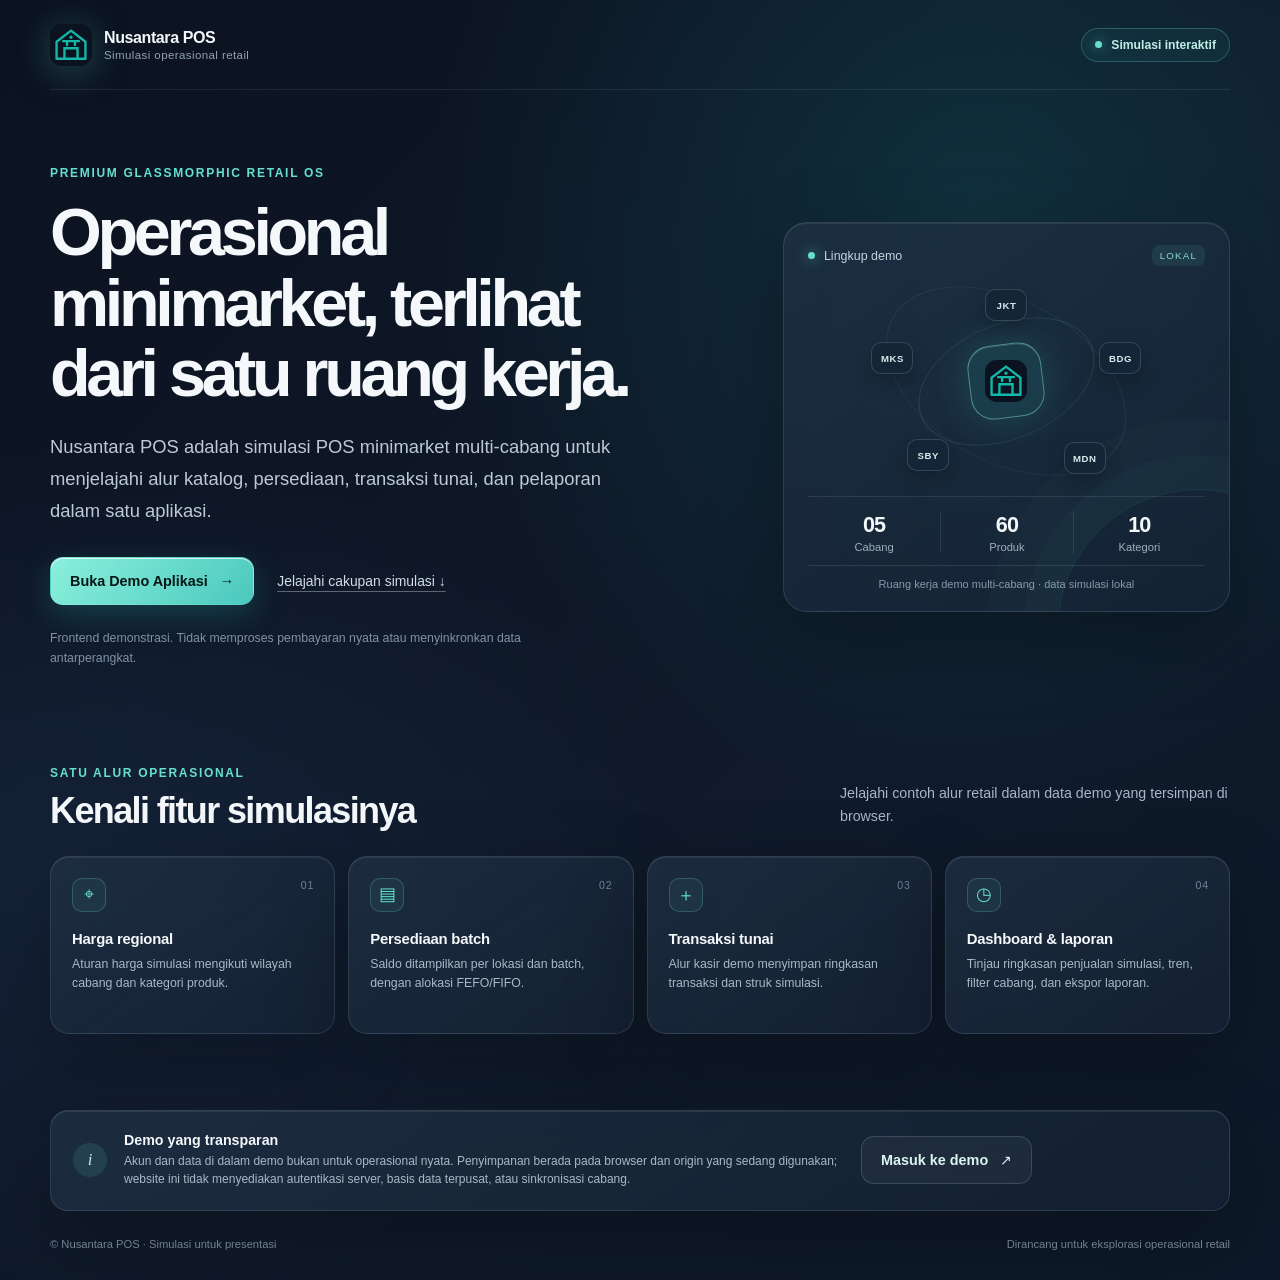
<file: index.html>
<!doctype html>
<html lang="id">
  <head>
    <meta charset="utf-8" />
    <meta name="viewport" content="width=device-width, initial-scale=1" />
    <meta name="theme-color" content="#0b1220" />
    <meta name="robots" content="index, follow" />
    <meta name="description" content="Nusantara POS adalah simulasi POS minimarket multi-cabang dengan harga regional, persediaan batch, transaksi tunai, dashboard, dan laporan." />
    <title>Nusantara POS — Simulasi Minimarket Multi-Cabang</title>
    <link rel="icon" href="./assets/favicon.svg" type="image/svg+xml" />
    <link rel="stylesheet" href="./assets/css/landing.css" />
  </head>
  <body id="top" class="landing-page">
    <a class="skip-link" href="#konten-utama">Lewati ke konten utama</a>

    <header class="landing-header">
      <a class="brand" href="#top" aria-label="Nusantara POS, beranda">
        <img src="./assets/favicon.svg" width="42" height="42" alt="" />
        <span><strong>Nusantara POS</strong><small>Simulasi operasional retail</small></span>
      </a>
      <span class="simulation-indicator"><span aria-hidden="true"></span> Simulasi interaktif</span>
    </header>

    <main id="konten-utama">
      <section class="hero" aria-labelledby="hero-title">
        <div class="hero-copy">
          <p class="eyebrow">Premium Glassmorphic Retail OS</p>
          <h1 id="hero-title">Operasional minimarket, terlihat dari satu ruang kerja.</h1>
          <p class="hero-description">
            Nusantara POS adalah simulasi POS minimarket multi-cabang untuk menjelajahi alur katalog,
            persediaan, transaksi tunai, dan pelaporan dalam satu aplikasi.
          </p>
          <div class="hero-actions">
            <a class="button button-primary" href="./layout.html#login">Buka Demo Aplikasi <span aria-hidden="true">→</span></a>
            <a class="text-link" href="#cakupan">Jelajahi cakupan simulasi <span aria-hidden="true">↓</span></a>
          </div>
          <p class="hero-note">Frontend demonstrasi. Tidak memproses pembayaran nyata atau menyinkronkan data antarperangkat.</p>
        </div>

        <aside class="overview-card glass-panel" aria-label="Ringkasan cakupan demo">
          <div class="overview-topline"><span class="status-dot" aria-hidden="true"></span><span>Lingkup demo</span><span class="overview-tag">LOKAL</span></div>
          <div class="branch-visual" aria-hidden="true">
            <div class="branch-orbit orbit-one"></div><div class="branch-orbit orbit-two"></div>
            <div class="branch-core"><img src="./assets/favicon.svg" alt="" /></div>
            <span class="branch-node node-jakarta">JKT</span><span class="branch-node node-bandung">BDG</span>
            <span class="branch-node node-medan">MDN</span><span class="branch-node node-surabaya">SBY</span>
            <span class="branch-node node-makassar">MKS</span>
          </div>
          <div class="overview-metrics">
            <div><strong>05</strong><span>Cabang</span></div>
            <div><strong>60</strong><span>Produk</span></div>
            <div><strong>10</strong><span>Kategori</span></div>
          </div>
          <p class="overview-caption">Ruang kerja demo multi-cabang · data simulasi lokal</p>
        </aside>
      </section>

      <section id="cakupan" class="coverage-section" aria-labelledby="coverage-title">
        <div class="section-heading">
          <div><p class="eyebrow">Satu alur operasional</p><h2 id="coverage-title">Kenali fitur simulasinya</h2></div>
          <p>Jelajahi contoh alur retail dalam data demo yang tersimpan di browser.</p>
        </div>
        <div class="feature-grid">
          <article class="feature-card glass-panel">
            <span class="feature-icon" aria-hidden="true">⌖</span><div><h3>Harga regional</h3><p>Aturan harga simulasi mengikuti wilayah cabang dan kategori produk.</p></div><span class="feature-index">01</span>
          </article>
          <article class="feature-card glass-panel">
            <span class="feature-icon" aria-hidden="true">▤</span><div><h3>Persediaan batch</h3><p>Saldo ditampilkan per lokasi dan batch, dengan alokasi FEFO/FIFO.</p></div><span class="feature-index">02</span>
          </article>
          <article class="feature-card glass-panel">
            <span class="feature-icon" aria-hidden="true">＋</span><div><h3>Transaksi tunai</h3><p>Alur kasir demo menyimpan ringkasan transaksi dan struk simulasi.</p></div><span class="feature-index">03</span>
          </article>
          <article class="feature-card glass-panel">
            <span class="feature-icon" aria-hidden="true">◷</span><div><h3>Dashboard & laporan</h3><p>Tinjau ringkasan penjualan simulasi, tren, filter cabang, dan ekspor laporan.</p></div><span class="feature-index">04</span>
          </article>
        </div>
      </section>

      <section class="transparency-panel glass-panel" aria-label="Tentang data demo">
        <div class="transparency-mark" aria-hidden="true">i</div>
        <div><h2>Demo yang transparan</h2><p>Akun dan data di dalam demo bukan untuk operasional nyata. Penyimpanan berada pada browser dan origin yang sedang digunakan; website ini tidak menyediakan autentikasi server, basis data terpusat, atau sinkronisasi cabang.</p></div>
        <a class="button button-secondary" href="./layout.html#login">Masuk ke demo <span aria-hidden="true">↗</span></a>
      </section>
    </main>

    <footer class="landing-footer"><span>© Nusantara POS · Simulasi untuk presentasi</span><span>Dirancang untuk eksplorasi operasional retail</span></footer>
  </body>
</html>
</file>
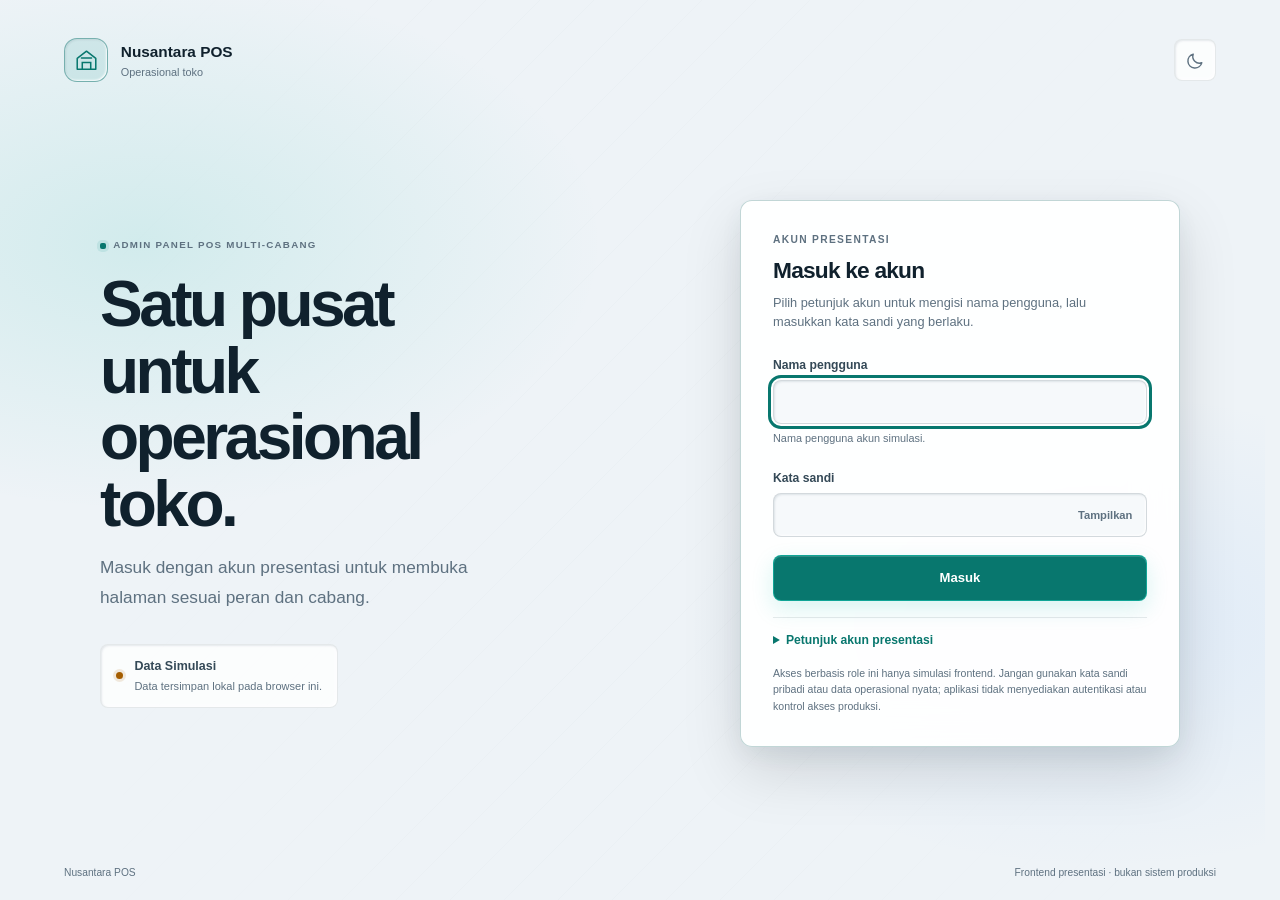
<file: layout.html>
<!doctype html>
<html lang="id" data-theme="dark">
  <head>
    <meta charset="utf-8" />
    <meta name="viewport" content="width=device-width, initial-scale=1" />
    <meta name="theme-color" content="#0b1220" />
    <meta name="description" content="Demo operasional POS minimarket multi-cabang. Data tersimpan pada browser ini dan transaksi hanya untuk simulasi." />
    <title>Nusantara POS - Demo Operasional Minimarket</title>
    <meta name="robots" content="noindex, nofollow" />
    <link rel="icon" href="assets/favicon.svg" type="image/svg+xml" />
    <link rel="stylesheet" href="assets/css/tokens.css" />
    <link rel="stylesheet" href="assets/css/base.css" />
    <link rel="stylesheet" href="assets/css/components.css" />
    <link rel="stylesheet" href="assets/css/layout.css" />
    <link rel="stylesheet" href="assets/css/pages.css" />
    <link rel="stylesheet" href="assets/css/products.css" />
    <link rel="stylesheet" href="assets/css/pricing.css" />
    <link rel="stylesheet" href="assets/css/inventory.css" />
    <link rel="stylesheet" href="assets/css/pos.css" />
    <link rel="stylesheet" href="assets/css/m6.css" />
    <link rel="stylesheet" href="assets/css/distribution.css" />
    <link rel="stylesheet" href="assets/css/reporting.css" />
    <link rel="stylesheet" href="assets/css/admin.css" />
    <link rel="stylesheet" href="assets/css/auth.css" />
    <script type="module" src="assets/js/main.js"></script>
  </head>
  <body>
    <a class="skip-link" href="#main-content">Lewati ke konten utama</a>

    <div class="app-shell">
      <button
        class="sidebar-scrim"
        type="button"
        data-sidebar-close
        aria-label="Tutup navigasi"
        tabindex="-1"
      ></button>

      <aside class="sidebar" id="primary-sidebar" aria-label="Navigasi utama" data-sidebar>
        <a class="brand" href="#overview" aria-label="Nusantara POS, ke dashboard">
          <span class="brand__mark" aria-hidden="true">
            <svg viewBox="0 0 32 32" fill="none">
              <path d="M5 13.5 16 5l11 8.5v13H5v-13Z" stroke="currentColor" stroke-width="1.8" stroke-linejoin="round" />
              <path d="M11 26.5v-8h10v8M10 13h12M13 13v3m6-3v3" stroke="currentColor" stroke-width="1.8" stroke-linecap="round" />
              <circle cx="16" cy="10" r="1.2" fill="currentColor" />
            </svg>
          </span>
          <span class="brand__text">
            <strong>Nusantara</strong>
            <span>POS &amp; Retail</span>
          </span>
          <span class="brand__product">ADMIN PANEL</span>
        </a>

        <div class="workspace-chip">
          <span class="workspace-chip__icon" aria-hidden="true">
            <svg viewBox="0 0 20 20" fill="none"><path d="M3 17V7l7-4 7 4v10M1.5 17h17M7 17v-5h6v5M6 8h.01M10 8h.01M14 8h.01" stroke="currentColor" stroke-width="1.5" stroke-linecap="round" stroke-linejoin="round" /></svg>
          </span>
          <span class="workspace-chip__copy">
            <strong>Ruang kerja</strong>
            <span>Multi-cabang</span>
            <span class="workspace-chip__cashier" data-cashier-branch-context aria-live="polite">Kasir: belum aktif</span>
          </span>
        </div>

        <nav class="sidebar-nav" aria-label="Menu aplikasi">
          <div class="nav-group">
            <h2 class="nav-group__label">Operasional</h2>
            <a class="nav-link is-active" href="#overview" data-app-route="overview" aria-current="page">
              <svg viewBox="0 0 20 20" fill="none" aria-hidden="true"><rect x="3" y="3" width="5.5" height="5.5" rx="1" stroke="currentColor" stroke-width="1.5" /><rect x="11.5" y="3" width="5.5" height="5.5" rx="1" stroke="currentColor" stroke-width="1.5" /><rect x="3" y="11.5" width="5.5" height="5.5" rx="1" stroke="currentColor" stroke-width="1.5" /><rect x="11.5" y="11.5" width="5.5" height="5.5" rx="1" stroke="currentColor" stroke-width="1.5" /></svg>
              <span>Dashboard</span>
              <span class="nav-link__active-dot" aria-hidden="true"></span>
            </a>
            <a class="nav-link" href="#pos" data-app-route="pos" aria-label="Kasir POS">
              <svg viewBox="0 0 20 20" fill="none" aria-hidden="true"><path d="M4 5.5h12l1.2 9.8H2.8L4 5.5Zm3 0V4a3 3 0 0 1 6 0v1.5M6.5 9v.01M10 9v.01M13.5 9v.01" stroke="currentColor" stroke-width="1.5" stroke-linecap="round" stroke-linejoin="round" /></svg>
              <span>Kasir / POS</span><span class="nav-link__active-dot" aria-hidden="true"></span>
            </a>
            <a class="nav-link" href="#transactions" data-app-route="transactions" aria-label="Riwayat Transaksi">
              <svg viewBox="0 0 20 20" fill="none" aria-hidden="true"><path d="M4 3.5h12v13H4zM7 7h6M7 10h6M7 13h3" stroke="currentColor" stroke-width="1.5" stroke-linecap="round" stroke-linejoin="round" /></svg>
              <span>Riwayat Transaksi</span><span class="nav-link__active-dot" aria-hidden="true"></span>
            </a>
            <a class="nav-link" href="#shifts" data-app-route="shifts" aria-label="Shift dan Rekonsiliasi">
              <svg viewBox="0 0 20 20" fill="none" aria-hidden="true"><circle cx="10" cy="10" r="7" stroke="currentColor" stroke-width="1.5"/><path d="M10 5.5V10l3 2" stroke="currentColor" stroke-width="1.5" stroke-linecap="round" stroke-linejoin="round"/></svg>
              <span>Shift &amp; Rekonsiliasi</span><span class="nav-link__active-dot" aria-hidden="true"></span>
            </a>
            <a class="nav-link" href="#products" data-app-route="products" aria-label="Master Produk">
              <svg viewBox="0 0 20 20" fill="none" aria-hidden="true"><path d="M3 5.5h14M4 5.5l1 11h10l1-11M7 5.5V4a3 3 0 0 1 6 0v1.5M7.5 9v4m5-4v4" stroke="currentColor" stroke-width="1.5" stroke-linecap="round" stroke-linejoin="round" /></svg>
              <span>Master Produk</span><span class="nav-link__active-dot" aria-hidden="true"></span>
            </a>
            <a class="nav-link" href="#inventory" data-app-route="inventory" aria-label="Persediaan dan batch">
              <svg viewBox="0 0 20 20" fill="none" aria-hidden="true"><path d="m10 2.5 7 4v7l-7 4-7-4v-7l7-4Z" stroke="currentColor" stroke-width="1.5" stroke-linejoin="round" /><path d="m3.5 6.5 6.5 4 6.5-4M10 10.5v7" stroke="currentColor" stroke-width="1.5" stroke-linejoin="round" /></svg>
              <span>Persediaan &amp; Batch</span><span class="nav-link__active-dot" aria-hidden="true"></span>
            </a>
          </div>

          <div class="nav-group">
            <h2 class="nav-group__label">Manajemen</h2>
            <a class="nav-link" href="#distribution" data-app-route="distribution" aria-label="Permintaan dan Distribusi Stok">
              <svg viewBox="0 0 20 20" fill="none" aria-hidden="true"><path d="M3 6h10m0 0-3-3m3 3-3 3m7 5H7m0 0 3-3m-3 3 3 3" stroke="currentColor" stroke-width="1.5" stroke-linecap="round" stroke-linejoin="round" /></svg>
              <span>Distribusi</span><span class="nav-link__active-dot" aria-hidden="true"></span>
            </a>
            <a class="nav-link" href="#pricing" data-app-route="pricing" aria-label="Aturan Harga Regional">
              <svg viewBox="0 0 20 20" fill="none" aria-hidden="true"><path d="m3 10 7-7h6a1 1 0 0 1 1 1v6l-7 7-7-7Z" stroke="currentColor" stroke-width="1.5" stroke-linejoin="round" /><circle cx="13.5" cy="6.5" r="1" fill="currentColor" /></svg>
              <span>Harga Regional</span><span class="nav-link__active-dot" aria-hidden="true"></span>
            </a>
            <a class="nav-link" href="#reports" data-app-route="reports" aria-label="Laporan penjualan">
              <svg viewBox="0 0 20 20" fill="none" aria-hidden="true"><path d="M3 16.5V10m7 6.5V4m7 12.5v-9M1.5 17h17" stroke="currentColor" stroke-width="1.5" stroke-linecap="round" /></svg>
              <span>Laporan</span><span class="nav-link__active-dot" aria-hidden="true"></span>
            </a>
          </div>

          <div class="nav-group">
            <h2 class="nav-group__label">Administrasi</h2>
            <a class="nav-link" href="#users" data-app-route="users" aria-label="Pengguna dan akses">
              <svg viewBox="0 0 20 20" fill="none" aria-hidden="true"><circle cx="8" cy="6" r="3" stroke="currentColor" stroke-width="1.5" /><path d="M2.5 17a5.5 5.5 0 0 1 11 0M15 6.5a2.5 2.5 0 0 1 0 5m.5 2a4 4 0 0 1 2 3.5" stroke="currentColor" stroke-width="1.5" stroke-linecap="round" /></svg>
              <span>Pengguna &amp; Akses</span><span class="nav-link__active-dot" aria-hidden="true"></span>
            </a>
            <a class="nav-link" href="#settings" data-app-route="settings" aria-label="Pengaturan">
              <svg viewBox="0 0 20 20" fill="none" aria-hidden="true"><circle cx="10" cy="10" r="3" stroke="currentColor" stroke-width="1.5" /><path d="m16.2 12.5 1.1 1.8-2 2-1.8-1.1a6.7 6.7 0 0 1-1.6.7l-.5 2.1h-2.8l-.5-2.1a6.7 6.7 0 0 1-1.6-.7l-1.8 1.1-2-2 1.1-1.8a6.7 6.7 0 0 1-.7-1.6l-2.1-.5V7.6l2.1-.5a6.7 6.7 0 0 1 .7-1.6L2.7 3.7l2-2 1.8 1.1a6.7 6.7 0 0 1 1.6-.7l.5-2.1h2.8l.5 2.1a6.7 6.7 0 0 1 1.6.7l1.8-1.1 2 2-1.1 1.8a6.7 6.7 0 0 1 .7 1.6l2.1.5v2.8l-2.1.5a6.7 6.7 0 0 1-.7 1.6Z" transform="translate(0 1)" stroke="currentColor" stroke-width="1.1" stroke-linejoin="round" /></svg>
              <span>Pengaturan</span><span class="nav-link__active-dot" aria-hidden="true"></span>
            </a>
          </div>
        </nav>

        <div class="sidebar-footer">
          <span class="sidebar-footer__avatar" aria-hidden="true" data-sidebar-avatar>D</span>
          <span class="sidebar-footer__identity"><strong data-sidebar-user>Belum masuk</strong><span data-sidebar-role>Masuk untuk melanjutkan</span></span>
          <span class="status-dot" aria-label="Data simulasi"></span>
        </div>
      </aside>

      <div class="app-main">
        <header class="topbar">
          <div class="topbar__start">
            <button
              class="icon-button menu-toggle"
              type="button"
              data-sidebar-toggle
              aria-controls="primary-sidebar"
              aria-expanded="false"
              aria-label="Buka navigasi"
            >
              <svg viewBox="0 0 20 20" fill="none" aria-hidden="true"><path d="M3 5h14M3 10h14M3 15h14" stroke="currentColor" stroke-width="1.7" stroke-linecap="round" /></svg>
            </button>
            <button
              class="icon-button sidebar-collapse-toggle"
              type="button"
              data-sidebar-collapse
              aria-controls="primary-sidebar"
              aria-pressed="false"
              aria-label="Ciutkan sidebar"
              title="Ciutkan sidebar"
            >
              <svg viewBox="0 0 20 20" fill="none" aria-hidden="true"><path d="m12 4-6 6 6 6m4-12-6 6 6 6" stroke="currentColor" stroke-width="1.5" stroke-linecap="round" stroke-linejoin="round" /></svg>
            </button>
            <nav class="breadcrumbs" aria-label="Breadcrumb">
              <ol>
                <li><span>Nusantara POS</span></li>
                <li aria-hidden="true"><svg viewBox="0 0 16 16" fill="none"><path d="m6 3 5 5-5 5" stroke="currentColor" stroke-width="1.5" stroke-linecap="round" stroke-linejoin="round" /></svg></li>
                <li aria-current="page" data-breadcrumb-page>Dashboard</li>
              </ol>
            </nav>
          </div>

          <div class="topbar__actions">
            <span class="scope-pill scope-pill--cashier" data-cashier-branch-context aria-live="polite" aria-label="Belum ada cabang kasir aktif"><span class="scope-pill__dot" aria-hidden="true"></span><span class="scope-pill__cashier-label">Kasir: belum aktif</span></span>
            <button
              class="icon-button"
              type="button"
              data-toast
              data-toast-message="Pusat notifikasi belum tersedia. Ini hanya demo shell."
              aria-label="Notifikasi, belum tersedia"
              title="Notifikasi belum tersedia"
            >
              <svg viewBox="0 0 20 20" fill="none" aria-hidden="true"><path d="M15.5 7.7a5.5 5.5 0 0 0-11 0c0 6-2 6-2 7.3h15c0-1.3-2-1.3-2-7.3ZM8 17h4" stroke="currentColor" stroke-width="1.5" stroke-linecap="round" stroke-linejoin="round" /></svg>
            </button>
            <button
              class="icon-button theme-toggle"
              type="button"
              data-theme-toggle
              aria-label="Ganti ke tema terang"
              aria-pressed="true"
              title="Ganti tema"
            >
              <svg class="theme-icon theme-icon--sun" viewBox="0 0 20 20" fill="none" aria-hidden="true"><circle cx="10" cy="10" r="3.5" stroke="currentColor" stroke-width="1.5" /><path d="M10 1.8v2m0 12.4v2M1.8 10h2m12.4 0h2M4.2 4.2l1.4 1.4m8.8 8.8 1.4 1.4m0-11.6-1.4 1.4m-8.8 8.8-1.4 1.4" stroke="currentColor" stroke-width="1.5" stroke-linecap="round" /></svg>
              <svg class="theme-icon theme-icon--moon" viewBox="0 0 20 20" fill="none" aria-hidden="true"><path d="M16.6 12.4A7 7 0 0 1 7.6 3.4 7.4 7.4 0 1 0 16.6 12.4Z" stroke="currentColor" stroke-width="1.5" stroke-linejoin="round" /></svg>
            </button>
            <div class="profile-chip" aria-label="Pengguna demo" data-profile-chip>
              <span class="profile-chip__avatar" aria-hidden="true" data-profile-avatar>D</span>
              <span class="profile-chip__text"><strong data-profile-name>Belum masuk</strong><span data-profile-role>Mode simulasi</span></span>
            </div>
            <button class="button button--quiet profile-logout" type="button" data-logout aria-label="Keluar dari sesi demo" title="Keluar">Keluar</button>
          </div>
        </header>

        <main class="main-content" id="main-content" tabindex="-1">
          <div id="page-view-root" data-page-template-root aria-busy="true"></div>
        </main>
      </div>
    </div>

    <dialog class="modal" id="demo-dialog" aria-labelledby="demo-dialog-title" aria-describedby="demo-dialog-description">
      <div class="modal__header">
        <span class="modal__icon" aria-hidden="true"><svg viewBox="0 0 20 20" fill="none"><circle cx="10" cy="10" r="7.5" stroke="currentColor" stroke-width="1.5" /><path d="M10 9v4m0-6v.1" stroke="currentColor" stroke-width="1.7" stroke-linecap="round" /></svg></span>
        <button class="icon-button modal__close" type="button" data-modal-close aria-label="Tutup dialog"><svg viewBox="0 0 20 20" fill="none" aria-hidden="true"><path d="m5 5 10 10M15 5 5 15" stroke="currentColor" stroke-width="1.6" stroke-linecap="round" /></svg></button>
      </div>
      <span class="section-heading__eyebrow">TENTANG WORKSPACE</span>
      <h2 id="demo-dialog-title">Demo lokal, katalog simulasi</h2>
      <p id="demo-dialog-description">Master Produk, Aturan Harga Regional, Persediaan &amp; Batch, checkout tunai, dan sesi role memakai repository demo lokal di browser ini. Login dan pembatasan menu hanya simulasi frontend, bukan autentikasi atau RBAC produksi. Promosi penuh, override, pembayaran non-tunai, dan backend produksi belum tersedia. Perubahan tidak tersinkron ke perangkat lain.</p>
      <div class="modal__footer"><span class="simulation-badge"><span class="simulation-badge__dot" aria-hidden="true"></span>Data Simulasi</span><button class="button button--primary" type="button" data-modal-close>Mengerti</button></div>
    </dialog>

    <dialog class="modal m6-close-confirm-dialog" id="shift-close-confirm-dialog" aria-labelledby="shift-close-confirm-title" aria-describedby="shift-close-confirm-description">
      <div class="modal__header"><span class="modal__icon" aria-hidden="true">✓</span><button class="icon-button modal__close" type="button" data-shift-close-cancel aria-label="Kembali tanpa menutup shift"><svg viewBox="0 0 20 20" fill="none" aria-hidden="true"><path d="m5 5 10 10M15 5 5 15" stroke="currentColor" stroke-width="1.6" stroke-linecap="round" /></svg></button></div>
      <span class="section-heading__eyebrow">KONFIRMASI REKONSILIASI</span>
      <h2 id="shift-close-confirm-title">Tutup shift kasir?</h2>
      <p id="shift-close-confirm-description">Periksa kembali kas fisik dan ekspektasi. Data baru disimpan setelah Anda memilih Konfirmasi Tutup Shift.</p>
      <dl class="m6-close-confirm-summary" aria-live="polite">
        <div><dt>Ekspektasi kas</dt><dd id="shift-close-confirm-expected">Rp0</dd></div>
        <div><dt>Kas fisik</dt><dd id="shift-close-confirm-physical">Rp0</dd></div>
        <div class="m6-close-confirm-summary__difference"><dt>Selisih (fisik − ekspektasi)</dt><dd id="shift-close-confirm-difference">Rp0</dd></div>
      </dl>
      <div id="shift-close-confirm-error" class="m6-error" role="alert" tabindex="-1" hidden></div>
      <div class="modal__footer m6-close-confirm-actions"><button class="button button--secondary" type="button" data-shift-close-cancel autofocus>Kembali</button><button class="button button--primary" type="button" id="shift-close-confirm-submit">Konfirmasi Tutup Shift</button></div>
    </dialog>

    <dialog class="modal pos-shift-dialog" id="pos-shift-dialog" aria-labelledby="pos-shift-dialog-title" aria-describedby="pos-shift-dialog-description">
      <div class="modal__header"><span class="modal__icon" aria-hidden="true">◷</span><button class="icon-button modal__close" type="button" data-close-pos-dialog aria-label="Tutup buka shift"><svg viewBox="0 0 20 20" fill="none" aria-hidden="true"><path d="m5 5 10 10M15 5 5 15" stroke="currentColor" stroke-width="1.6" stroke-linecap="round"/></svg></button></div>
      <span class="section-heading__eyebrow">KASIR · DATA SIMULASI</span><h2 id="pos-shift-dialog-title">Buka shift kasir</h2><p id="pos-shift-dialog-description">Shift demo mengikat kasir ke cabang dan saldo awal. Saldo kas bertambah sebesar pembayaran tunai neto yang sudah tersimpan.</p>
      <form id="pos-shift-form" novalidate>
        <div class="pos-dialog-error" id="pos-shift-error" role="alert" tabindex="-1" hidden></div>
        <label class="field" for="pos-shift-opening-cash"><span class="field__label">Saldo awal kas (IDR) <span aria-hidden="true">*</span></span><input class="form-control" id="pos-shift-opening-cash" name="opening_cash_idr" type="number" min="0" step="1" inputmode="numeric" value="200000" required/><span class="field__hint">Contoh skenario: Rp200.000.</span></label>
        <div class="modal__footer"><button class="button button--secondary" type="button" data-close-pos-dialog>Batal</button><button class="button button--primary" type="submit">Buka shift demo</button></div>
      </form>
    </dialog>

    <dialog class="modal pos-receipt-dialog" id="pos-receipt-dialog" aria-labelledby="pos-receipt-title" aria-describedby="pos-receipt-status">
      <div class="modal__header"><span class="modal__icon" aria-hidden="true">▤</span><button class="icon-button modal__close" type="button" data-close-pos-dialog aria-label="Tutup struk"><svg viewBox="0 0 20 20" fill="none" aria-hidden="true"><path d="m5 5 10 10M15 5 5 15" stroke="currentColor" stroke-width="1.6" stroke-linecap="round"/></svg></button></div>
      <span class="section-heading__eyebrow">STRUK TRANSAKSI TUNAI</span><h2 id="pos-receipt-title">Struk belanja</h2>
      <div class="pos-receipt" id="pos-receipt">
        <div class="pos-receipt__brand"><strong>MINIMARKET NUSANTARA</strong><span id="pos-receipt-branch"></span><span id="pos-receipt-number"></span></div>
        <p class="pos-receipt__status" id="pos-receipt-status">Pratinjau — Belum Dibayar</p>
        <div class="pos-receipt__items" id="pos-receipt-items"></div>
        <dl class="pos-receipt__totals"><div><dt>Subtotal reguler</dt><dd id="pos-receipt-gross">Rp0</dd></div><div><dt>Diskon batch</dt><dd id="pos-receipt-discount">−Rp0</dd></div><div class="pos-receipt__net"><dt>Total</dt><dd id="pos-receipt-net">Rp0</dd></div><div><dt>Tunai diterima</dt><dd id="pos-receipt-tender">—</dd></div><div><dt>Kembalian</dt><dd id="pos-receipt-change">—</dd></div></dl>
        <p class="pos-receipt__footer" id="pos-receipt-footer">Pratinjau saja. Belum ada pembayaran atau transaksi yang disimpan.<br/>Stok, pembayaran, ledger, dan kas shift belum berubah.</p>
      </div>
      <div class="modal__footer pos-receipt-actions"><button class="button button--secondary" type="button" data-close-pos-dialog>Tutup</button><button class="button button--primary" type="button" id="pos-print-receipt" hidden>Cetak struk</button></div>
    </dialog>

    <dialog class="modal pos-clear-dialog" id="pos-clear-dialog" aria-labelledby="pos-clear-title" aria-describedby="pos-clear-description">
      <div class="modal__header"><span class="modal__icon" aria-hidden="true">!</span><button class="icon-button modal__close" type="button" data-close-pos-dialog aria-label="Kembali ke keranjang"><svg viewBox="0 0 20 20" fill="none" aria-hidden="true"><path d="m5 5 10 10M15 5 5 15" stroke="currentColor" stroke-width="1.6" stroke-linecap="round"/></svg></button></div>
      <span class="section-heading__eyebrow">KERANJANG POS</span><h2 id="pos-clear-title">Kosongkan keranjang?</h2><p id="pos-clear-description">Semua kuantitas yang dipilih akan dihapus. Tidak ada stok yang berubah sebelum checkout berhasil.</p>
      <div class="modal__footer"><button class="button button--secondary" type="button" data-close-pos-dialog>Kembali</button><button class="button button--primary" type="button" id="pos-clear-confirm">Kosongkan</button></div>
    </dialog>

    <dialog class="modal m6-detail-dialog" id="transaction-detail-dialog" aria-labelledby="transaction-detail-title" aria-describedby="transaction-detail-description">
      <div class="modal__header"><span class="modal__icon" aria-hidden="true">▤</span><button class="icon-button modal__close" type="button" data-close-transaction-dialog aria-label="Tutup detail transaksi"><svg viewBox="0 0 20 20" fill="none" aria-hidden="true"><path d="m5 5 10 10M15 5 5 15" stroke="currentColor" stroke-width="1.6" stroke-linecap="round"/></svg></button></div>
      <span class="section-heading__eyebrow">SNAPSHOT CHECKOUT · HANYA BACA</span><h2 id="transaction-detail-title">Detail transaksi</h2><p id="transaction-detail-description">Snapshot harga, alokasi, pembayaran, dan kembalian tersimpan.</p><div id="transaction-detail-content"></div>
      <div class="modal__footer"><button class="button button--secondary" type="button" data-close-transaction-dialog>Tutup</button><button class="button button--primary" type="button" id="transaction-reprint" hidden>Cetak ulang struk selesai</button></div>
    </dialog>

    <dialog class="modal pos-receipt-dialog m6-receipt-dialog" id="transaction-receipt-dialog" aria-labelledby="transaction-receipt-title" data-receipt-state="none">
      <div class="modal__header"><span class="modal__icon" aria-hidden="true">▤</span><button class="icon-button modal__close" type="button" data-close-transaction-receipt aria-label="Tutup struk"><svg viewBox="0 0 20 20" fill="none" aria-hidden="true"><path d="m5 5 10 10M15 5 5 15" stroke="currentColor" stroke-width="1.6" stroke-linecap="round"/></svg></button></div>
      <article class="pos-receipt"><div class="pos-receipt__brand"><strong>NUSANTARA POS</strong><span>Minimarket Nusantara · Data Simulasi</span></div><h2 id="transaction-receipt-title">Struk transaksi</h2><p class="pos-receipt__branch" id="transaction-receipt-branch"></p><p class="pos-receipt__number" id="transaction-receipt-number"></p><p class="pos-receipt__status is-paid" id="transaction-receipt-status">LUNAS · TUNAI SIMULASI</p><div class="pos-receipt__items" id="transaction-receipt-items"></div><dl class="pos-receipt__totals"><div><dt>Subtotal reguler</dt><dd id="transaction-receipt-gross"></dd></div><div><dt>Diskon</dt><dd id="transaction-receipt-discount"></dd></div><div class="pos-receipt__net"><dt>Total</dt><dd id="transaction-receipt-net"></dd></div><div><dt>Tunai diterima</dt><dd id="transaction-receipt-tender"></dd></div><div><dt>Kembalian</dt><dd id="transaction-receipt-change"></dd></div></dl><p class="pos-receipt__footer">Cetak ulang dari snapshot transaksi completed. Simulasi lokal.</p></article>
      <div class="modal__footer pos-receipt-actions"><button class="button button--secondary" type="button" data-close-transaction-receipt>Tutup</button><button class="button button--primary" type="button" id="transaction-print-confirm">Cetak struk</button></div>
    </dialog>

    <dialog class="modal product-dialog" id="product-dialog" aria-labelledby="product-dialog-title" aria-describedby="product-dialog-description">
      <div class="modal__header"><span class="modal__icon" aria-hidden="true"><svg viewBox="0 0 20 20" fill="none"><path d="M3 5.5h14M4 5.5l1 11h10l1-11M7 5.5V4a3 3 0 0 1 6 0v1.5" stroke="currentColor" stroke-width="1.5" stroke-linecap="round" stroke-linejoin="round" /></svg></span><button class="icon-button modal__close" type="button" data-close-product-form aria-label="Tutup formulir produk"><svg viewBox="0 0 20 20" fill="none" aria-hidden="true"><path d="m5 5 10 10M15 5 5 15" stroke="currentColor" stroke-width="1.6" stroke-linecap="round" /></svg></button></div>
      <span class="section-heading__eyebrow">KATALOG DEMO</span><h2 id="product-dialog-title">Tambah produk</h2><p id="product-dialog-description">Isi identitas dan harga dasar produk. Data stok dikelola terpisah dan tidak dapat diedit dari formulir ini.</p>
      <form id="product-form" novalidate>
        <div class="product-form-error" id="product-form-error" role="alert" tabindex="-1" hidden></div>
        <section class="product-image-editor" aria-labelledby="product-image-heading">
          <div class="product-image-editor__preview">
            <img id="product-image-preview" src="assets/images/products/placeholder.svg" alt="Ilustrasi demo untuk gambar produk" width="160" height="160" />
            <span id="product-image-caption">Ilustrasi demo · bukan foto produk</span>
          </div>
          <div class="product-image-editor__controls" id="product-image-controls">
            <h3 id="product-image-heading">Gambar produk</h3>
            <p>Unggah JPG, PNG, atau WebP maksimal 2 MB. Gambar diproses di browser dan disimpan terpisah dari data produk.</p>
            <label class="field" for="product-image-file"><span class="field__label">Pilih atau ganti gambar</span><input class="form-control product-image-file" id="product-image-file" type="file" accept="image/jpeg,image/png,image/webp" aria-describedby="product-image-help product-image-error" /><span class="field__hint" id="product-image-help">Upload baru diterapkan saat produk disimpan.</span></label>
            <div class="product-image-editor__actions"><button class="button button--secondary" type="button" id="product-image-remove" hidden>Hapus gambar</button><span class="field__hint" id="product-image-status" role="status" aria-live="polite"></span></div>
            <div class="product-image-error" id="product-image-error" role="alert" tabindex="-1" hidden></div>
          </div>
          <p class="product-image-readonly" id="product-image-readonly" hidden>Gambar katalog hanya dapat dikelola Admin Pusat.</p>
        </section>
        <div class="product-form-grid">
          <label class="field" for="product-name"><span class="field__label">Nama produk <span aria-hidden="true">*</span></span><input class="form-control" id="product-name" name="name" autocomplete="off" required aria-describedby="error-name" /><span class="field-error" id="error-name"></span></label>
          <label class="field" for="product-sku"><span class="field__label">SKU <span aria-hidden="true">*</span></span><input class="form-control" id="product-sku" name="sku" autocomplete="off" required aria-describedby="error-sku" /><span class="field-error" id="error-sku"></span></label>
          <label class="field" for="product-barcode"><span class="field__label">Barcode <span class="field__optional">Opsional</span></span><input class="form-control" id="product-barcode" name="barcode" inputmode="numeric" autocomplete="off" aria-describedby="error-barcode" /><span class="field-error" id="error-barcode"></span></label>
          <label class="field" for="product-category"><span class="field__label">Kategori <span aria-hidden="true">*</span></span><select class="select-control" id="product-category" name="category_id" required aria-describedby="error-category_id"><option value="">Pilih kategori</option></select><span class="field-error" id="error-category_id"></span></label>
          <label class="field" for="product-unit"><span class="field__label">Satuan jual <span aria-hidden="true">*</span></span><select class="select-control" id="product-unit" name="unit_id" required aria-describedby="error-unit_id"><option value="">Pilih satuan</option></select><span class="field-error" id="error-unit_id"></span></label>
          <label class="field" for="product-price"><span class="field__label">Harga dasar (IDR) <span aria-hidden="true">*</span></span><span class="form-price-wrap"><span aria-hidden="true">Rp</span><input class="form-control" id="product-price" name="base_price_idr" type="number" min="0" step="1" inputmode="numeric" required aria-describedby="price-hint error-base_price_idr" /></span><span class="field__hint" id="price-hint">Masukkan integer rupiah, tanpa desimal.</span><span class="field-error" id="error-base_price_idr"></span></label>
          <label class="field" for="product-expiry"><span class="field__label">Kebijakan kedaluwarsa <span aria-hidden="true">*</span></span><select class="select-control" id="product-expiry" name="expiry_policy" required aria-describedby="expiry-hint error-expiry_policy"><option value="">Pilih kebijakan per produk</option><option value="required">Wajib dicatat per batch</option><option value="optional">Opsional per batch</option><option value="not_required">Tidak berlaku</option></select><span class="field__hint" id="expiry-hint">Pilih sesuai karakter produk; kebijakan ini berlaku per batch.</span><span class="field-error" id="error-expiry_policy"></span></label>
        </div>
        <div class="product-form-note"><strong>Stok tidak diedit di sini.</strong> Formulir ini hanya menyimpan data master produk dan harga dasar.</div>
        <div class="modal__footer product-form-footer"><button class="button button--secondary" type="button" data-close-product-form>Batal</button><button class="button button--primary" type="submit" id="product-save-button">Simpan produk</button></div>
      </form>
    </dialog>

    <dialog class="modal action-dialog" id="action-confirm-dialog" aria-labelledby="action-dialog-title" aria-describedby="action-dialog-description">
      <div class="modal__header"><span class="modal__icon" aria-hidden="true">!</span><button class="icon-button modal__close" type="button" data-cancel-action aria-label="Tutup konfirmasi"><svg viewBox="0 0 20 20" fill="none" aria-hidden="true"><path d="m5 5 10 10M15 5 5 15" stroke="currentColor" stroke-width="1.6" stroke-linecap="round" /></svg></button></div>
      <span class="section-heading__eyebrow">KONFIRMASI</span><h2 id="action-dialog-title">Konfirmasi perubahan</h2><p id="action-dialog-description"></p>
      <div class="modal__footer"><button class="button button--secondary" type="button" data-cancel-action>Batal</button><button class="button button--primary" type="button" data-confirm-action>Konfirmasi</button></div>
    </dialog>

    <dialog class="modal pricing-dialog" id="pricing-rule-dialog" aria-labelledby="pricing-rule-dialog-title" aria-describedby="pricing-rule-dialog-description">
      <div class="modal__header"><span class="modal__icon" aria-hidden="true"><svg viewBox="0 0 20 20" fill="none"><path d="m3 10 7-7h6l1 1v6l-7 7-7-7Z" stroke="currentColor" stroke-width="1.5" stroke-linejoin="round"/><circle cx="13.5" cy="6.5" r="1" fill="currentColor"/></svg></span><button class="icon-button modal__close" type="button" data-close-pricing-rule aria-label="Tutup formulir aturan harga"><svg viewBox="0 0 20 20" fill="none" aria-hidden="true"><path d="m5 5 10 10M15 5 5 15" stroke="currentColor" stroke-width="1.6" stroke-linecap="round"/></svg></button></div>
      <span class="section-heading__eyebrow">KONFIGURASI REGIONAL · DATA DEMO</span>
      <h2 id="pricing-rule-dialog-title">Tambah aturan regional</h2>
      <p id="pricing-rule-dialog-description">Tentukan wilayah, kategori, penyesuaian persen, status, dan periode efektif. Aturan yang bertumpang tindih tidak dapat disimpan.</p>
      <form id="pricing-rule-form" novalidate>
        <div class="pricing-form-error" id="pricing-form-error" role="alert" tabindex="-1" hidden></div>
        <div class="pricing-form-grid">
          <label class="field" for="pricing-rule-region"><span class="field__label">Wilayah <span aria-hidden="true">*</span></span><select class="select-control" id="pricing-rule-region" name="region_id" required aria-describedby="pricing-error-region_id"><option value="">Pilih wilayah</option></select><span class="field-error" id="pricing-error-region_id"></span></label>
          <label class="field" for="pricing-rule-category"><span class="field__label">Kategori <span aria-hidden="true">*</span></span><select class="select-control" id="pricing-rule-category" name="category_id" required aria-describedby="pricing-error-category_id"><option value="">Pilih kategori</option></select><span class="field-error" id="pricing-error-category_id"></span></label>
          <label class="field" for="pricing-rule-adjustment"><span class="field__label">Penyesuaian (%) <span aria-hidden="true">*</span></span><input class="form-control" id="pricing-rule-adjustment" name="adjustment_percent" type="number" step="any" inputmode="decimal" required aria-describedby="pricing-adjustment-hint pricing-error-adjustment_percent"/><span class="field__hint" id="pricing-adjustment-hint">Nilai 0% harus diatur eksplisit. Nominal hasil harga tetap integer rupiah.</span><span class="field-error" id="pricing-error-adjustment_percent"></span></label>
          <label class="field" for="pricing-rule-status"><span class="field__label">Status <span aria-hidden="true">*</span></span><select class="select-control" id="pricing-rule-status" name="status" required aria-describedby="pricing-error-status"><option value="active">Aktif</option><option value="inactive">Nonaktif</option></select><span class="field-error" id="pricing-error-status"></span></label>
          <label class="field" for="pricing-rule-valid-from"><span class="field__label">Berlaku mulai <span aria-hidden="true">*</span></span><input class="form-control" id="pricing-rule-valid-from" name="valid_from" type="date" required aria-describedby="pricing-date-hint pricing-error-valid_from"/><span class="field__hint" id="pricing-date-hint">Tanggal awal dan akhir bersifat inklusif.</span><span class="field-error" id="pricing-error-valid_from"></span></label>
          <label class="field" for="pricing-rule-valid-until"><span class="field__label">Berlaku sampai <span class="field__optional">Opsional</span></span><input class="form-control" id="pricing-rule-valid-until" name="valid_until" type="date" aria-describedby="pricing-error-valid_until"/><span class="field__hint">Kosongkan untuk periode tanpa batas akhir.</span><span class="field-error" id="pricing-error-valid_until"></span></label>
        </div>
        <div class="modal__footer pricing-form-footer"><button class="button button--secondary" type="button" data-close-pricing-rule>Batal</button><button class="button button--primary" type="submit" id="pricing-rule-save-button">Simpan aturan</button></div>
      </form>
    </dialog>

    <dialog class="modal pricing-discard-dialog" id="pricing-discard-dialog" aria-labelledby="pricing-discard-title" aria-describedby="pricing-discard-description">
      <div class="modal__header"><span class="modal__icon" aria-hidden="true">!</span><button class="icon-button modal__close" type="button" data-stay-pricing aria-label="Tetap mengedit"><svg viewBox="0 0 20 20" fill="none" aria-hidden="true"><path d="m5 5 10 10M15 5 5 15" stroke="currentColor" stroke-width="1.6" stroke-linecap="round"/></svg></button></div>
      <span class="section-heading__eyebrow">PERUBAHAN BELUM DISIMPAN</span><h2 id="pricing-discard-title">Buang perubahan?</h2><p id="pricing-discard-description">Form aturan harga memiliki perubahan yang belum disimpan.</p>
      <div class="modal__footer"><button class="button button--secondary" type="button" data-stay-pricing>Tetap Mengedit</button><button class="button button--primary" type="button" data-discard-pricing>Buang Perubahan</button></div>
    </dialog>

    <dialog class="modal inventory-dialog" id="inventory-opening-dialog" aria-labelledby="inventory-opening-title" aria-describedby="inventory-opening-description">
      <div class="modal__header"><span class="modal__icon" aria-hidden="true">＋</span><button class="icon-button modal__close" type="button" data-close-inventory-dialog aria-label="Tutup pencatatan batch"><svg viewBox="0 0 20 20" fill="none" aria-hidden="true"><path d="m5 5 10 10M15 5 5 15" stroke="currentColor" stroke-width="1.6" stroke-linecap="round"/></svg></button></div>
      <span class="section-heading__eyebrow">CATATAN STOK AWAL · MUTASI DEMO</span><h2 id="inventory-opening-title">Catat batch dan saldo awal</h2><p id="inventory-opening-description">Simpan batch baru bersama mutasi saldo awal. Kebijakan rotasi dipilih eksplisit, terpisah dari kebijakan kedaluwarsa produk.</p>
      <form id="inventory-opening-form" novalidate>
        <div class="inventory-form-error" id="inventory-opening-error" role="alert" tabindex="-1" hidden></div>
        <div class="inventory-form-grid">
          <label class="field" for="inventory-opening-product"><span class="field__label">Produk <span aria-hidden="true">*</span></span><select class="select-control" id="inventory-opening-product" name="product_id" required></select><span class="field-error" data-inventory-field-error="productId"></span></label>
          <label class="field" for="inventory-opening-warehouse"><span class="field__label">Gudang <span aria-hidden="true">*</span></span><select class="select-control" id="inventory-opening-warehouse" name="warehouse_id" required></select><span class="field-error" data-inventory-field-error="warehouseId"></span></label>
          <label class="field" for="inventory-opening-location"><span class="field__label">Lokasi stok <span aria-hidden="true">*</span></span><select class="select-control" id="inventory-opening-location" name="stock_location_id" required></select><span class="field-error" data-inventory-field-error="stockLocationId"></span></label>
          <label class="field" for="inventory-opening-lot"><span class="field__label">Nomor lot <span aria-hidden="true">*</span></span><input class="form-control" id="inventory-opening-lot" name="lot_number" maxlength="80" required/><span class="field-error" data-inventory-field-error="lotNumber"></span></label>
          <label class="field" for="inventory-opening-received"><span class="field__label">Tanggal diterima <span aria-hidden="true">*</span></span><input class="form-control" id="inventory-opening-received" name="received_at" type="date" value="2026-10-12" required/><span class="field-error" data-inventory-field-error="receivedAt"></span></label>
          <label class="field" for="inventory-opening-expiry"><span class="field__label">Tanggal kedaluwarsa <span class="field__optional" id="inventory-expiry-requirement">Opsional sesuai produk</span></span><input class="form-control" id="inventory-opening-expiry" name="expiry_date" type="date"/><span class="field-error" data-inventory-field-error="expiryDate"></span></label>
          <label class="field" for="inventory-opening-policy"><span class="field__label">Kebijakan rotasi <span aria-hidden="true">*</span></span><select class="select-control" id="inventory-opening-policy" name="rotation_policy" required><option value="">Pilih kebijakan</option><option value="FEFO">FEFO · kedaluwarsa terdekat</option><option value="FIFO">FIFO · penerimaan terlama</option></select><span class="field__hint">Tidak diturunkan otomatis dari kebijakan kedaluwarsa produk.</span><span class="field-error" data-inventory-field-error="rotationPolicy"></span></label>
          <label class="field" for="inventory-opening-available"><span class="field__label">Layak jual</span><input class="form-control" id="inventory-opening-available" name="AVAILABLE" type="number" min="0" step="1" value="0"/><span class="field-error" data-inventory-field-error="quantity_AVAILABLE"></span></label>
          <label class="field" for="inventory-opening-quarantine"><span class="field__label">Karantina</span><input class="form-control" id="inventory-opening-quarantine" name="QUARANTINE" type="number" min="0" step="1" value="0"/><span class="field-error" data-inventory-field-error="quantity_QUARANTINE"></span></label>
          <label class="field" for="inventory-opening-damaged"><span class="field__label">Rusak</span><input class="form-control" id="inventory-opening-damaged" name="DAMAGED" type="number" min="0" step="1" value="0"/><span class="field-error" data-inventory-field-error="quantity_DAMAGED"></span></label>
          <label class="field" for="inventory-opening-expired"><span class="field__label">Kedaluwarsa</span><input class="form-control" id="inventory-opening-expired" name="EXPIRED" type="number" min="0" step="1" value="0"/><span class="field-error" data-inventory-field-error="quantity_EXPIRED"></span></label>
          <label class="field inventory-form-grid__wide" for="inventory-opening-reason"><span class="field__label">Alasan pencatatan <span aria-hidden="true">*</span></span><textarea class="form-control" id="inventory-opening-reason" name="reason" rows="2" maxlength="240" required></textarea><span class="field-error" data-inventory-field-error="reason"></span></label>
        </div>
        <p class="inventory-form-note">Saldo dalam transit tidak dapat dibuat di sini. Kondisi itu hanya berasal dari alur distribusi, yang belum tersedia.</p>
        <div class="modal__footer inventory-form-footer"><button class="button button--secondary" type="button" data-close-inventory-dialog>Batal</button><button class="button button--primary" type="submit">Simpan stok awal</button></div>
      </form>
    </dialog>

    <dialog class="modal inventory-dialog" id="inventory-adjustment-dialog" aria-labelledby="inventory-adjustment-title" aria-describedby="inventory-adjustment-description">
      <div class="modal__header"><span class="modal__icon" aria-hidden="true">±</span><button class="icon-button modal__close" type="button" data-close-inventory-dialog aria-label="Tutup penyesuaian stok"><svg viewBox="0 0 20 20" fill="none" aria-hidden="true"><path d="m5 5 10 10M15 5 5 15" stroke="currentColor" stroke-width="1.6" stroke-linecap="round"/></svg></button></div>
      <span class="section-heading__eyebrow">PENYESUAIAN · RIWAYAT MUTASI</span><h2 id="inventory-adjustment-title">Sesuaikan saldo batch</h2><p id="inventory-adjustment-description">Masukkan perubahan integer bertanda dan alasan wajib. Mutasi lama tidak dapat diedit atau dihapus.</p>
      <form id="inventory-adjustment-form" novalidate>
        <div class="inventory-form-error" id="inventory-adjustment-error" role="alert" tabindex="-1" hidden></div>
        <div class="inventory-form-grid inventory-form-grid--adjustment">
          <label class="field inventory-form-grid__wide" for="inventory-adjustment-mode"><span class="field__label">Jenis perubahan <span aria-hidden="true">*</span></span><select class="select-control" id="inventory-adjustment-mode" name="adjustment_mode"><option value="adjustment">Koreksi saldo</option><option value="transfer">Pindah kondisi · total fisik tetap</option></select></label>
          <label class="field inventory-form-grid__wide" for="inventory-adjustment-batch"><span class="field__label">Batch <span aria-hidden="true">*</span></span><select class="select-control" id="inventory-adjustment-batch" name="inventory_batch_id" required></select><span class="field-error" data-inventory-adjustment-error="inventoryBatchId"></span></label>
          <label class="field" for="inventory-adjustment-bucket"><span class="field__label"><span id="inventory-adjustment-bucket-label">Kondisi stok</span> <span aria-hidden="true">*</span></span><select class="select-control" id="inventory-adjustment-bucket" name="bucket" required><option value="AVAILABLE">Layak jual</option><option value="QUARANTINE">Karantina</option><option value="DAMAGED">Rusak</option><option value="EXPIRED">Kedaluwarsa</option></select><span class="field-error" data-inventory-adjustment-error="bucket"></span></label>
          <label class="field inventory-transfer-field" id="inventory-adjustment-destination-field" for="inventory-adjustment-destination" hidden><span class="field__label">Kondisi tujuan <span aria-hidden="true">*</span></span><select class="select-control" id="inventory-adjustment-destination" name="destination_bucket"><option value="QUARANTINE">Karantina</option><option value="AVAILABLE">Layak jual</option><option value="DAMAGED">Rusak</option><option value="EXPIRED">Kedaluwarsa</option></select><span class="field-error" data-inventory-adjustment-error="destinationBucket"></span></label>
          <label class="field" for="inventory-adjustment-delta"><span class="field__label"><span id="inventory-adjustment-delta-label">Perubahan unit</span> <span aria-hidden="true">*</span></span><input class="form-control" id="inventory-adjustment-delta" name="delta" type="number" step="1" required aria-describedby="inventory-adjustment-delta-hint"/><span class="field__hint" id="inventory-adjustment-delta-hint">Gunakan angka positif untuk tambah dan negatif untuk koreksi turun.</span><span class="field-error" data-inventory-adjustment-error="delta"></span></label>
          <label class="field inventory-form-grid__wide" for="inventory-adjustment-reason"><span class="field__label">Alasan penyesuaian <span aria-hidden="true">*</span></span><textarea class="form-control" id="inventory-adjustment-reason" name="reason" rows="2" maxlength="240" required></textarea><span class="field-error" data-inventory-adjustment-error="reason"></span></label>
        </div>
        <div class="modal__footer inventory-form-footer"><button class="button button--secondary" type="button" data-close-inventory-dialog>Batal</button><button class="button button--primary" type="submit" id="inventory-adjustment-submit">Tambahkan mutasi</button></div>
      </form>
    </dialog>

    <dialog class="modal inventory-discard-dialog" id="inventory-discard-dialog" aria-labelledby="inventory-discard-title" aria-describedby="inventory-discard-description">
      <div class="modal__header"><span class="modal__icon" aria-hidden="true">!</span><button class="icon-button modal__close" type="button" data-stay-inventory aria-label="Tetap mengedit"><svg viewBox="0 0 20 20" fill="none" aria-hidden="true"><path d="m5 5 10 10M15 5 5 15" stroke="currentColor" stroke-width="1.6" stroke-linecap="round"/></svg></button></div>
      <span class="section-heading__eyebrow">PERUBAHAN BELUM DISIMPAN</span><h2 id="inventory-discard-title">Buang perubahan?</h2><p id="inventory-discard-description">Form stok memiliki perubahan yang belum disimpan.</p>
      <div class="modal__footer"><button class="button button--secondary" type="button" data-stay-inventory>Tetap Mengedit</button><button class="button button--primary" type="button" data-discard-inventory>Buang Perubahan</button></div>
    </dialog>

    <div class="toast-region" id="toast-region" aria-live="polite" aria-atomic="false"></div>
  </body>
</html>
</file>
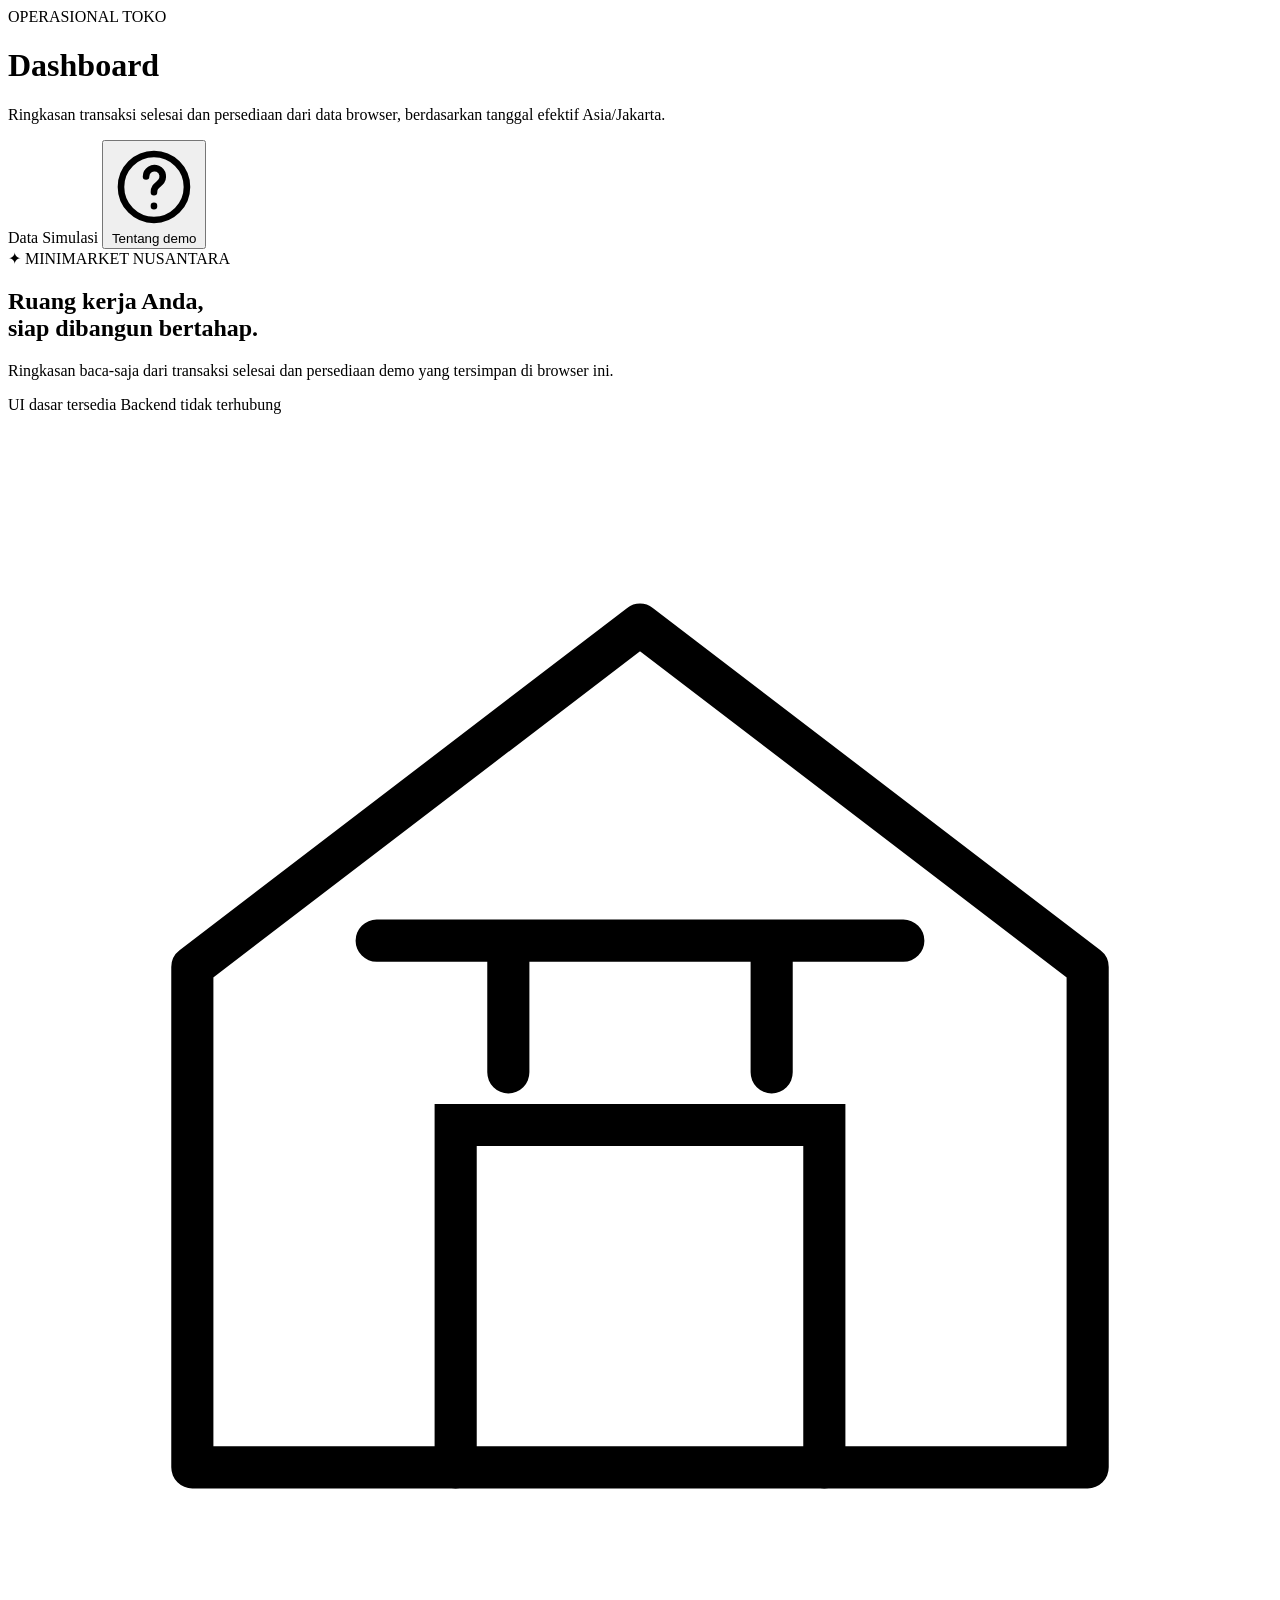
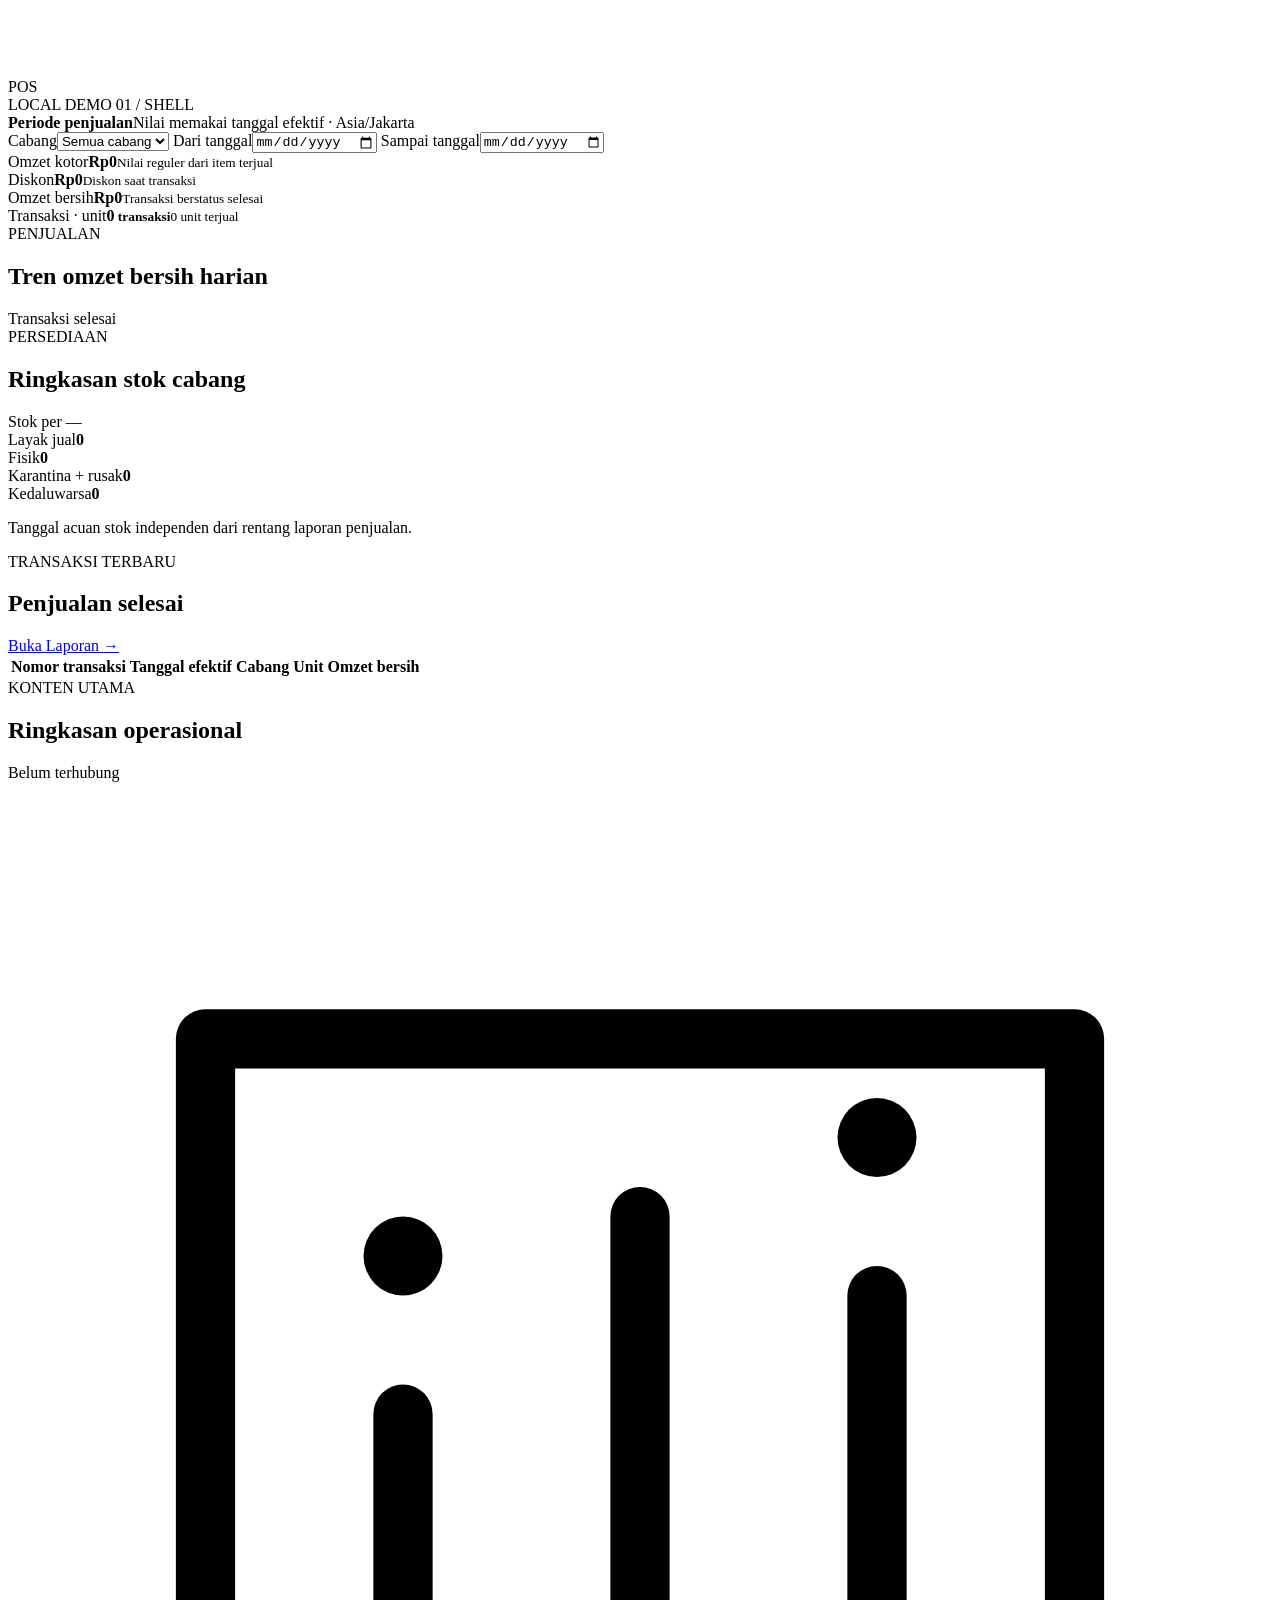
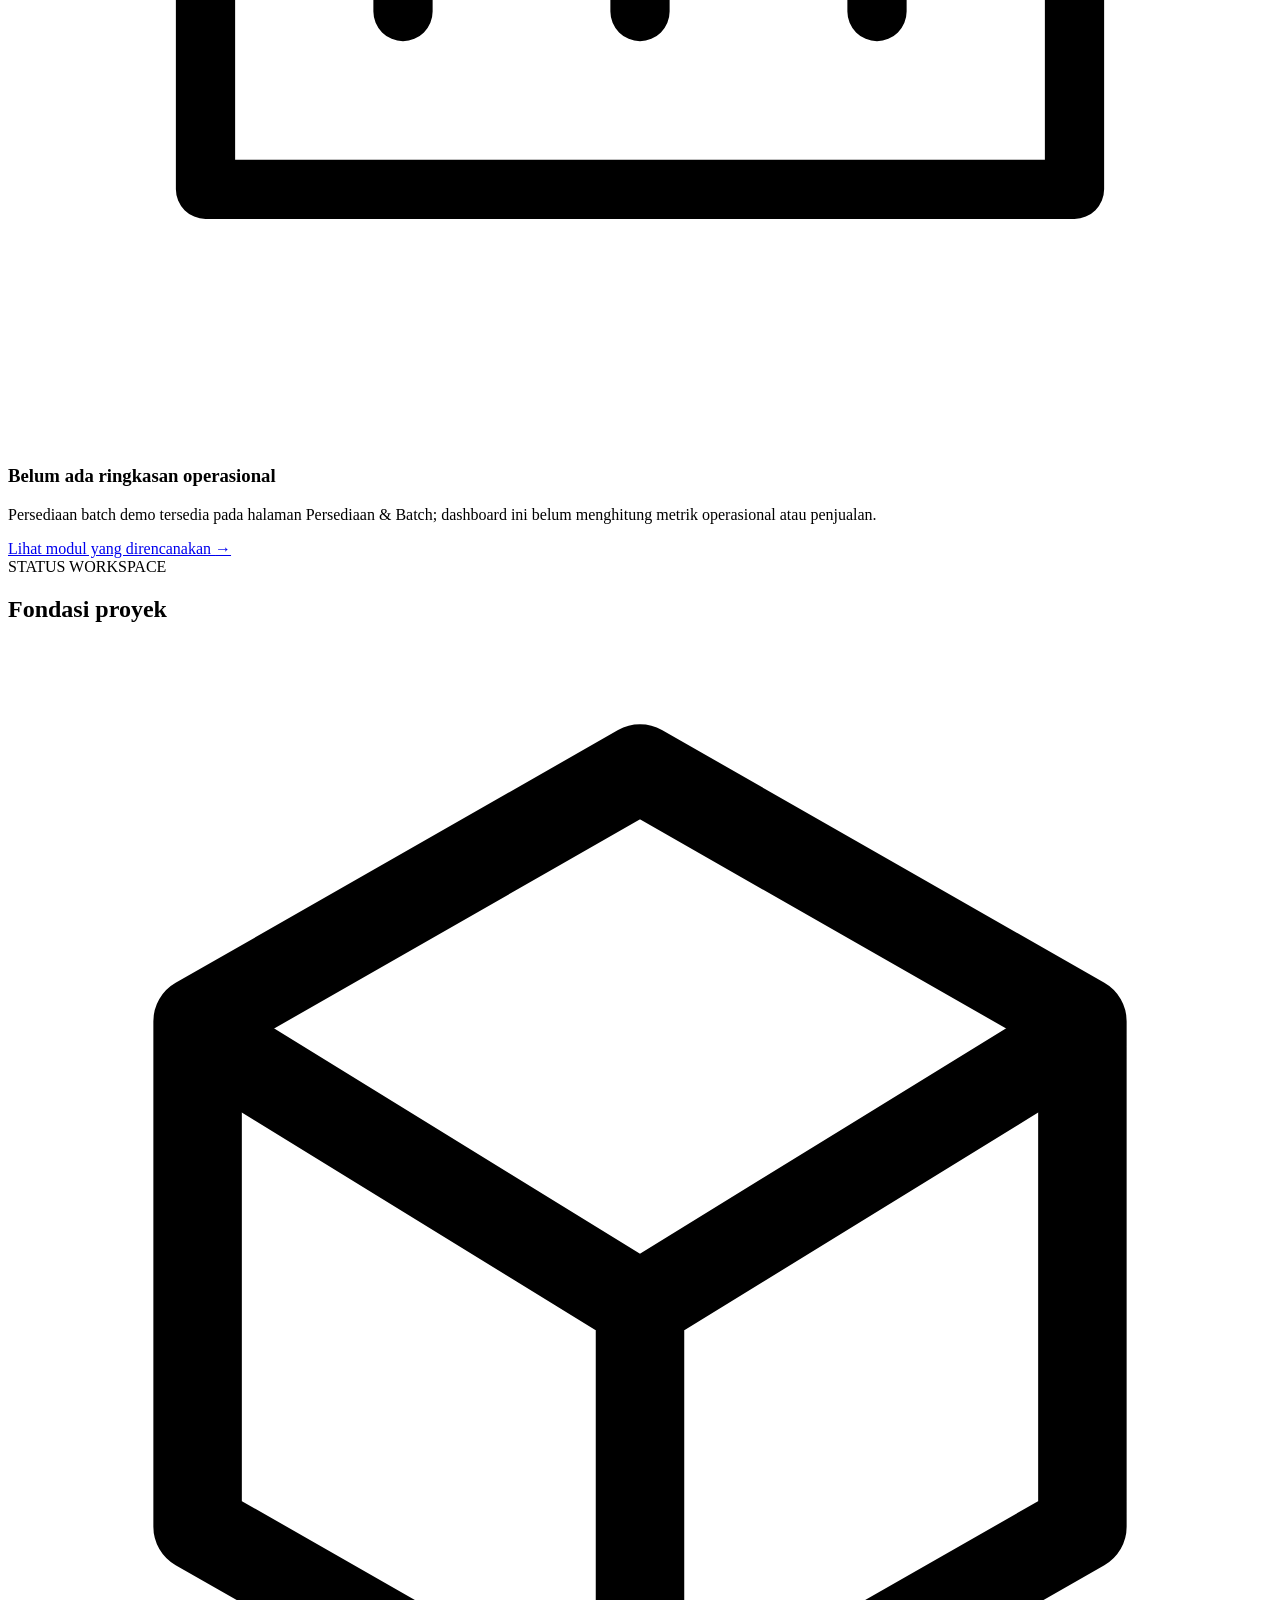
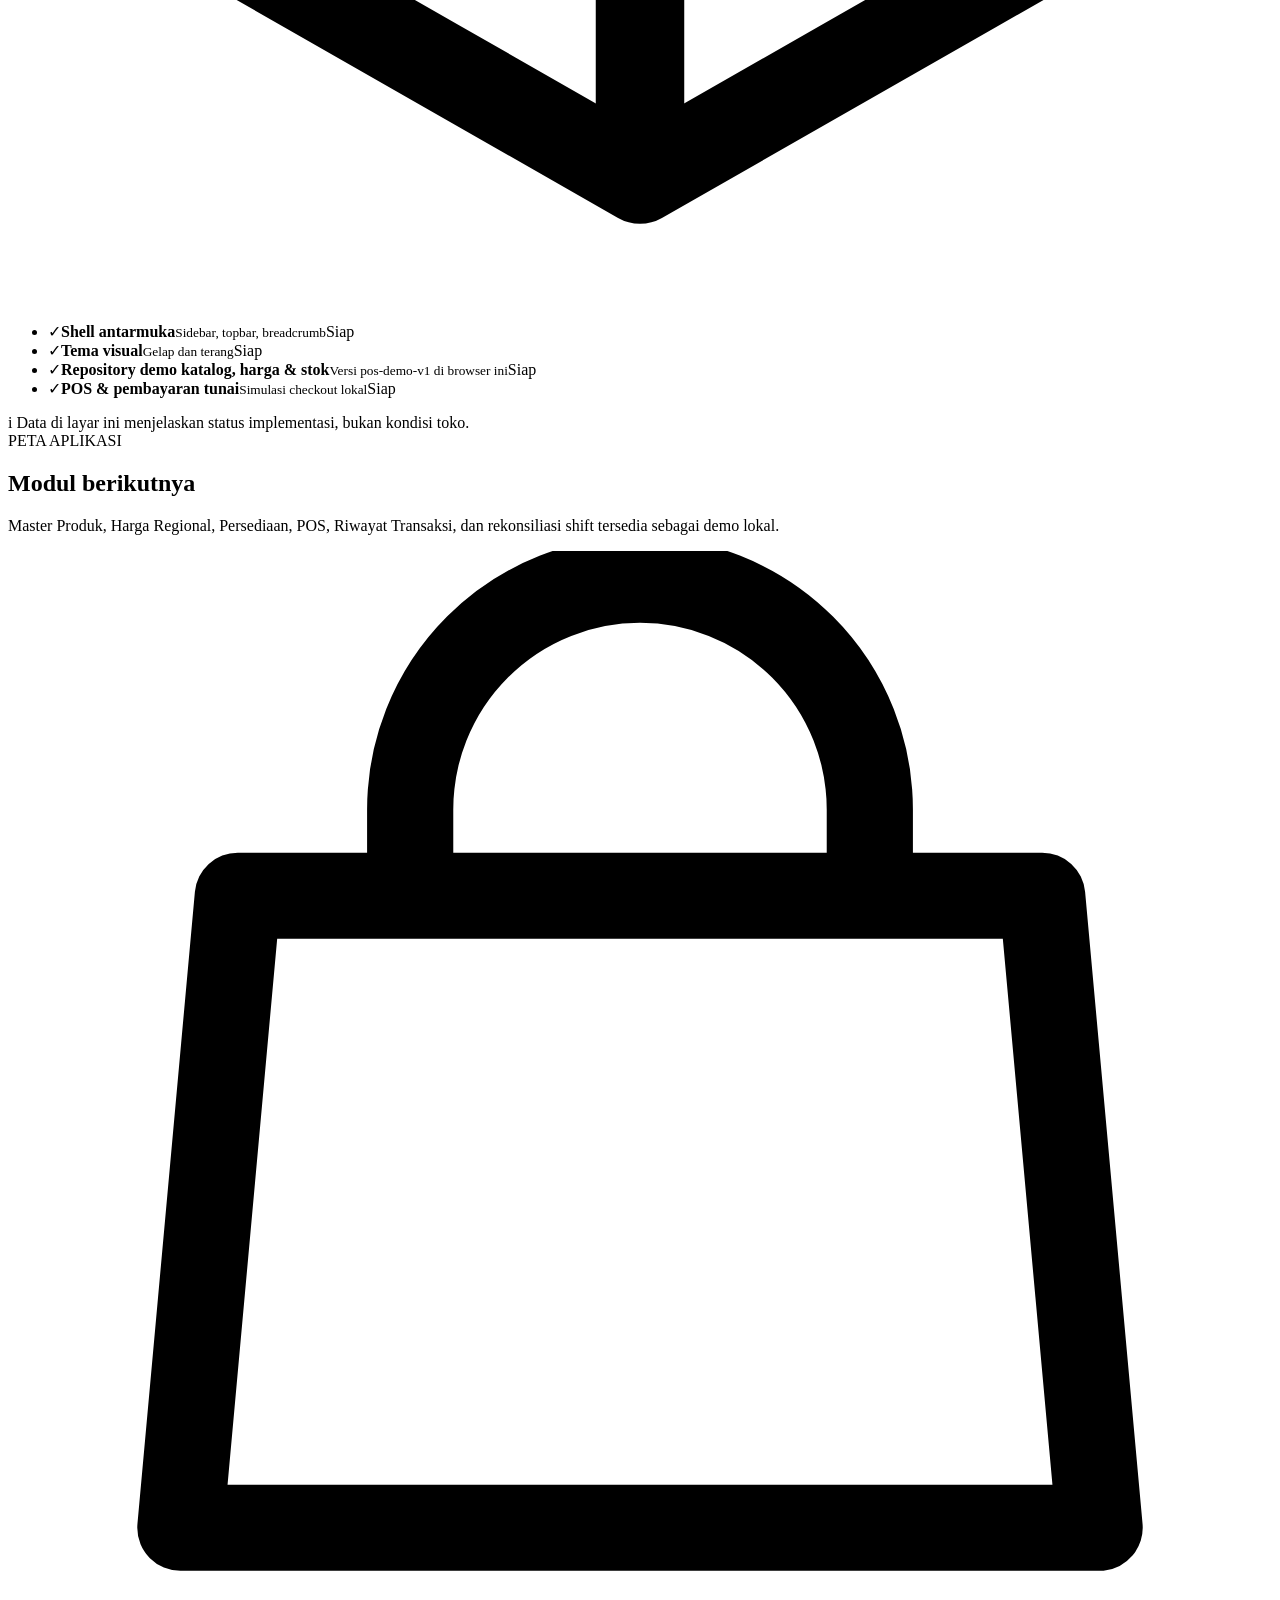
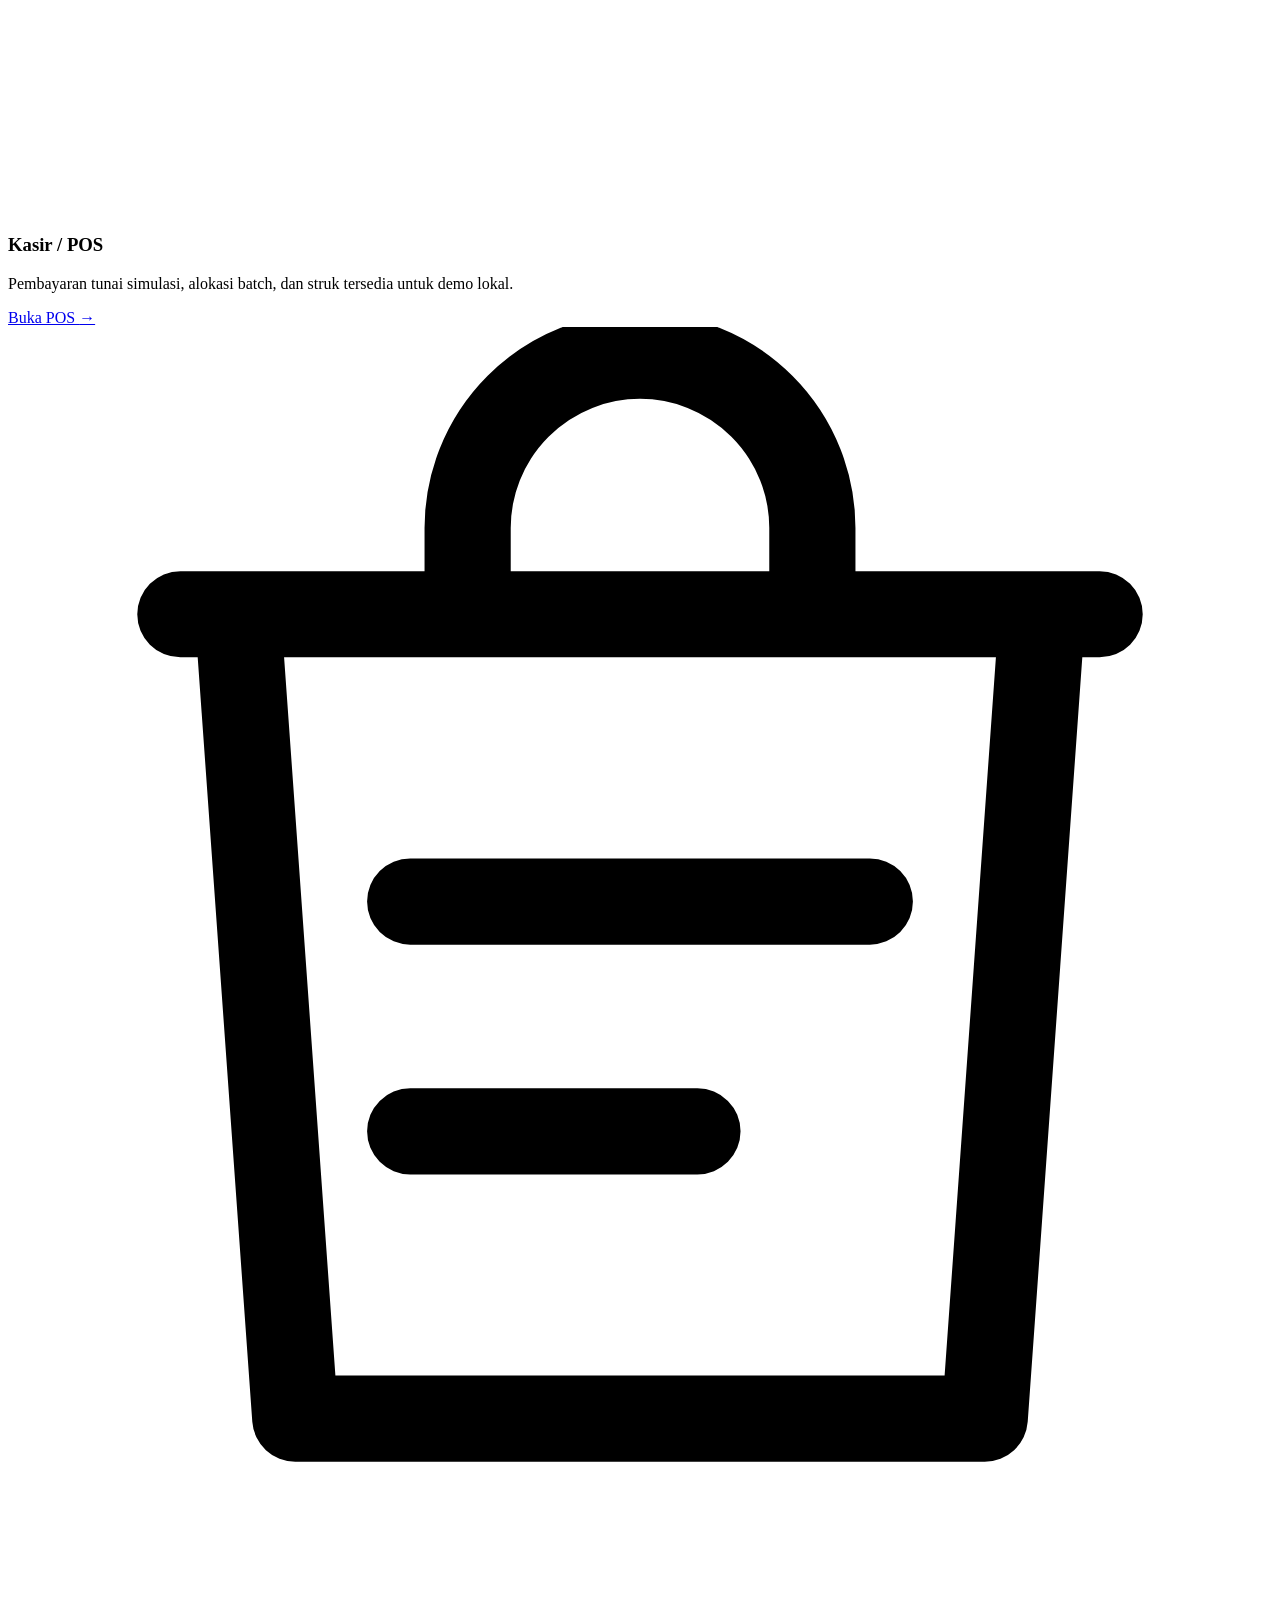
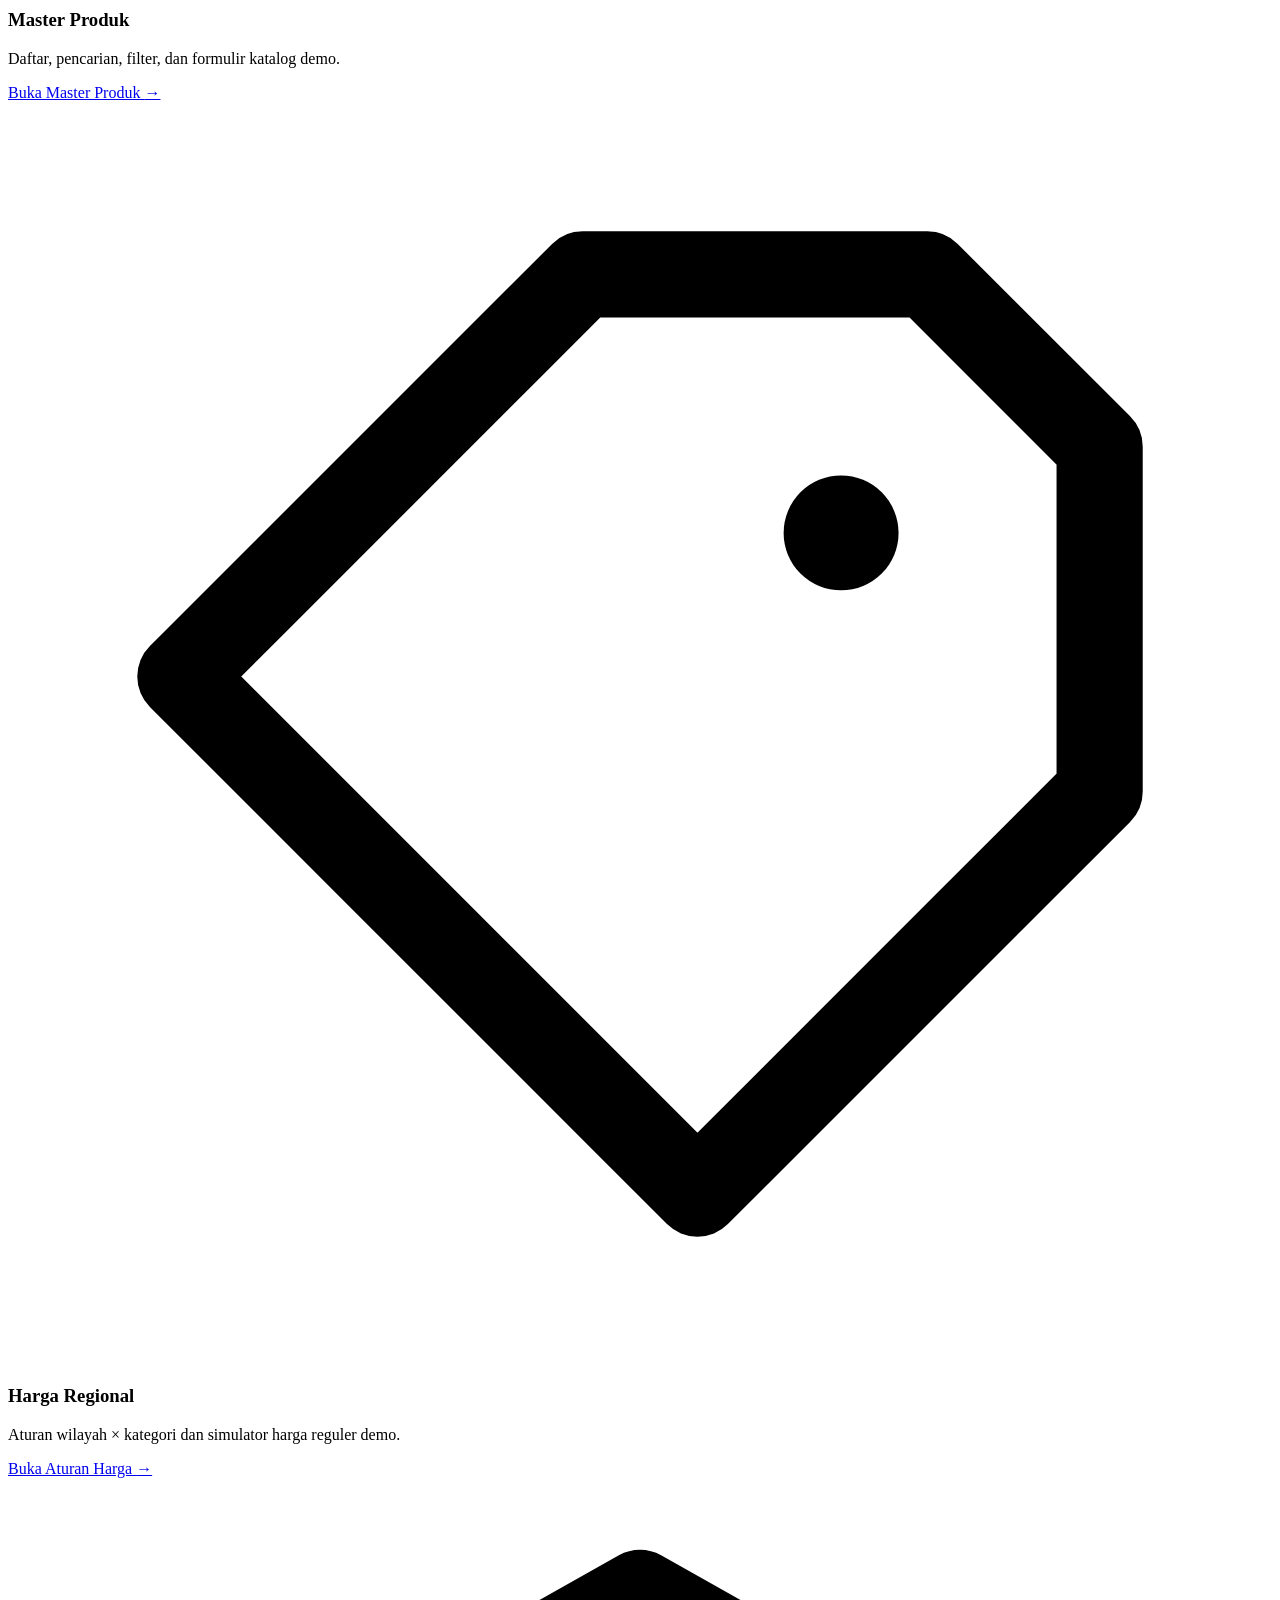
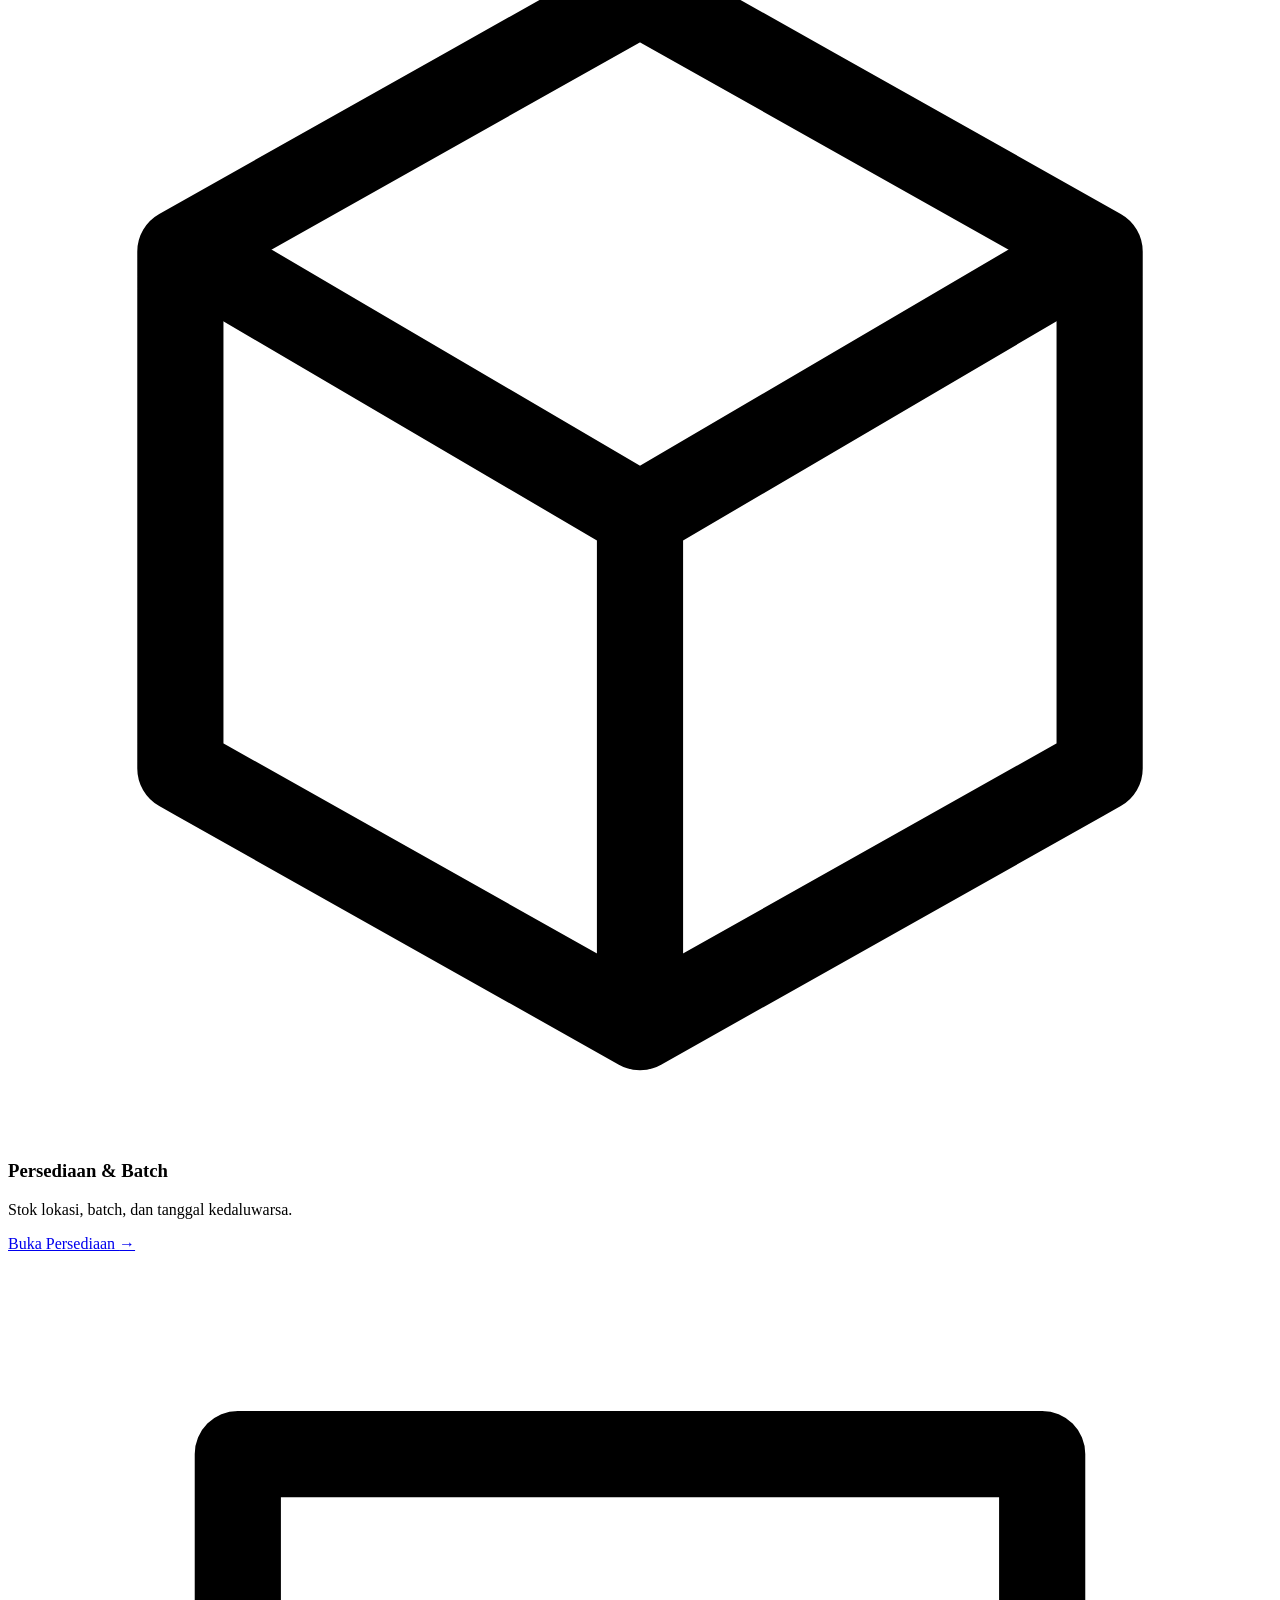
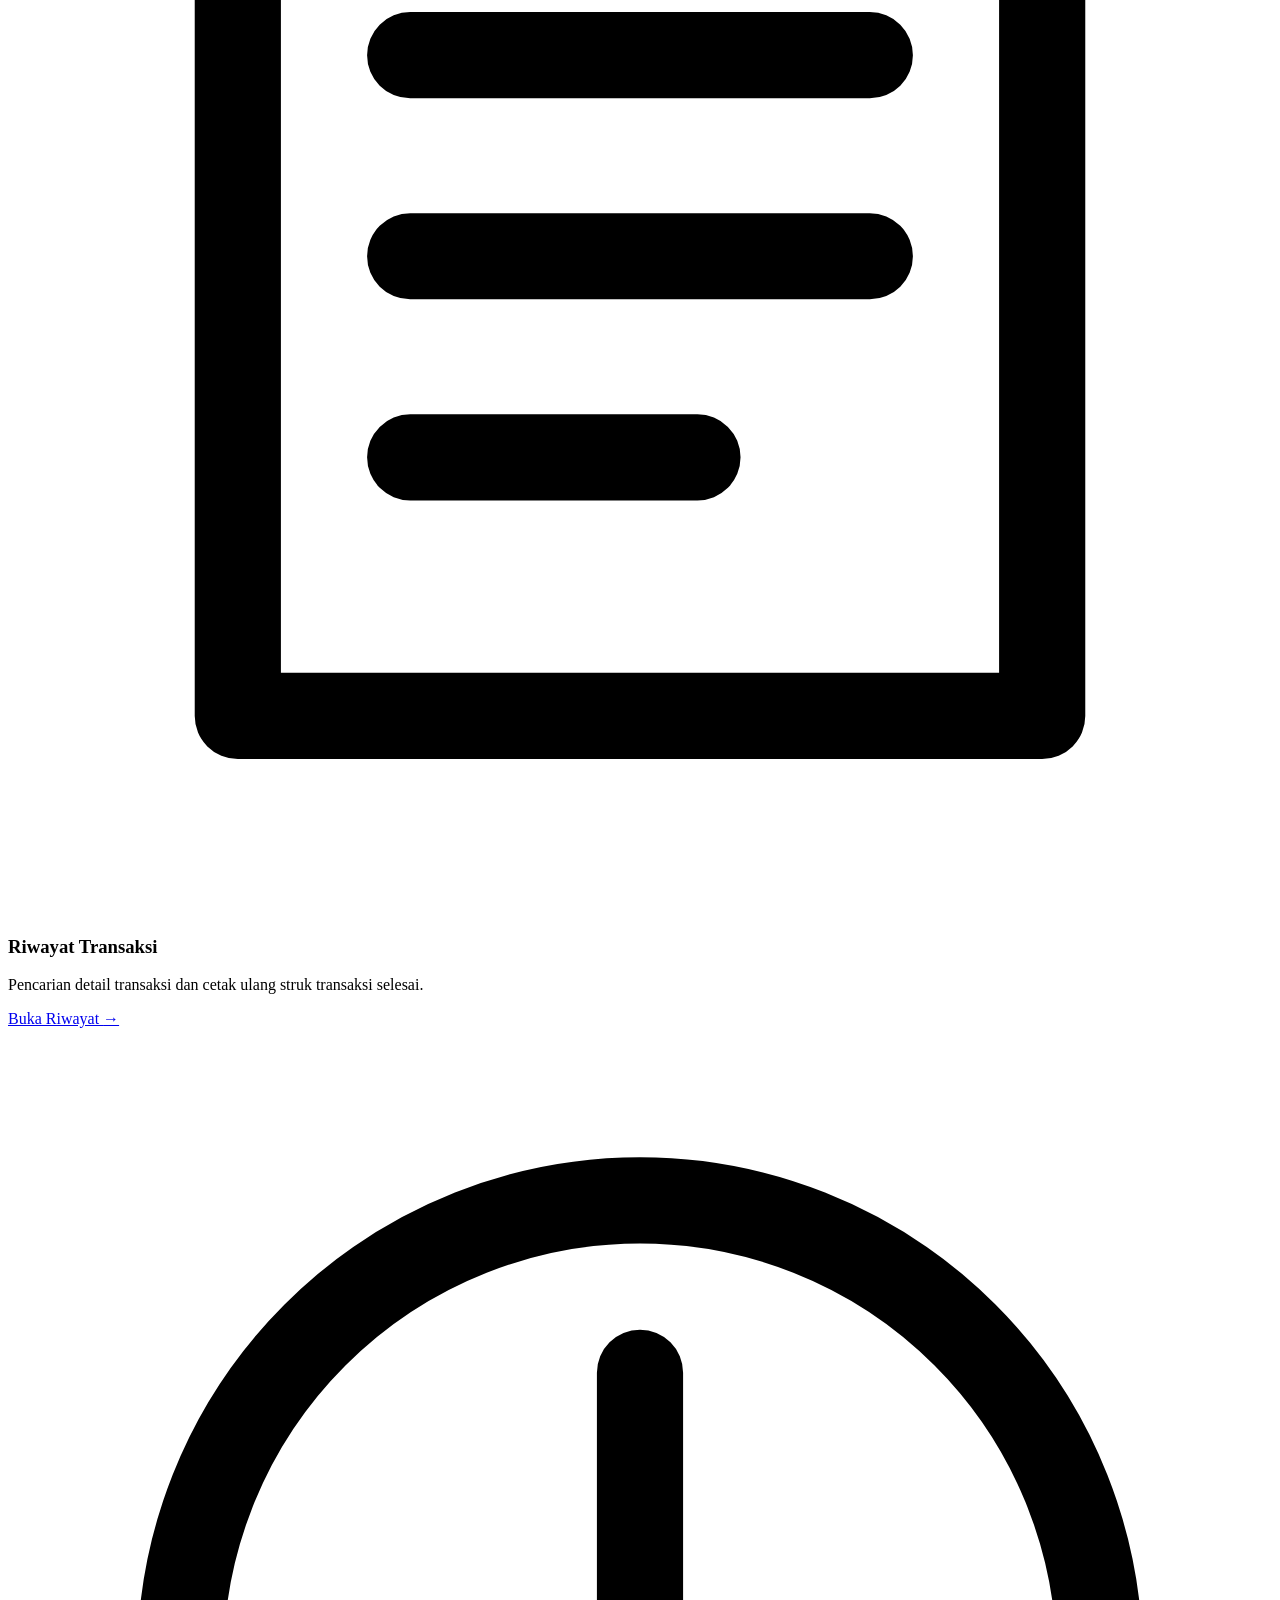
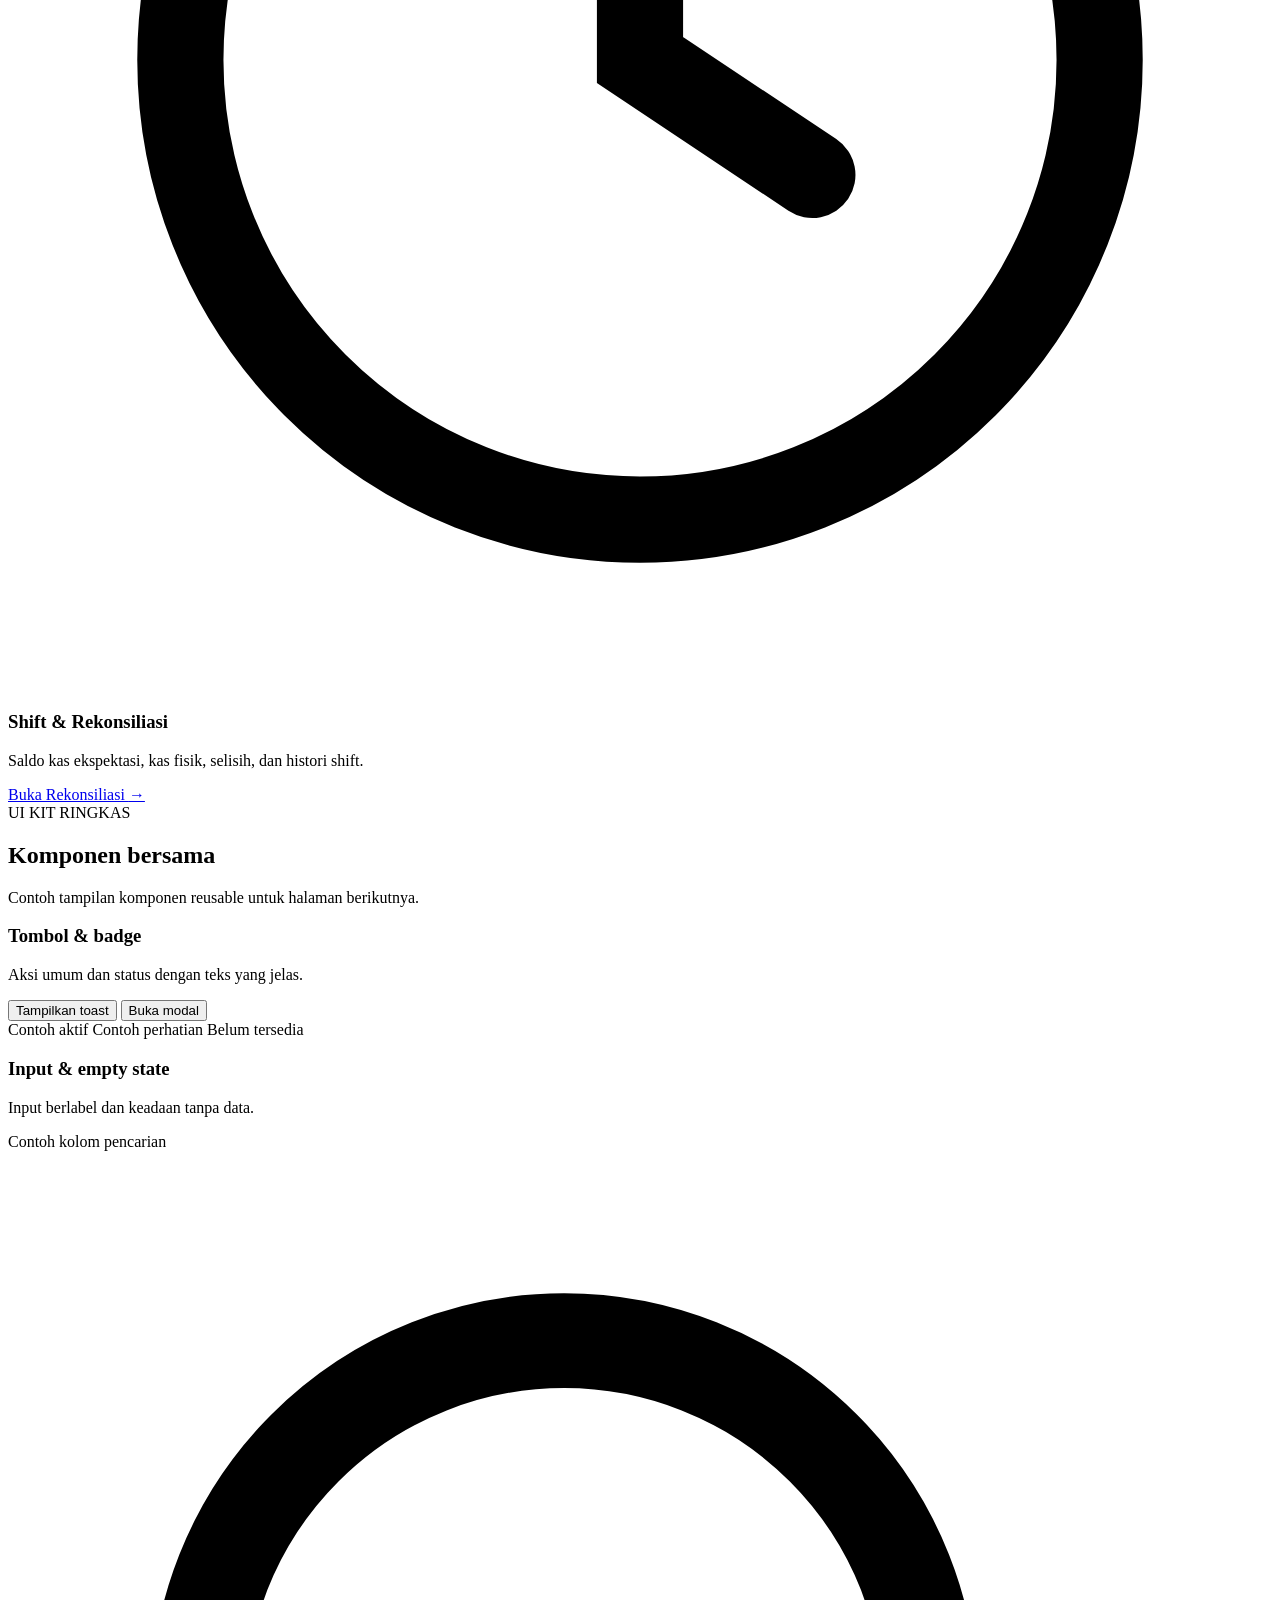
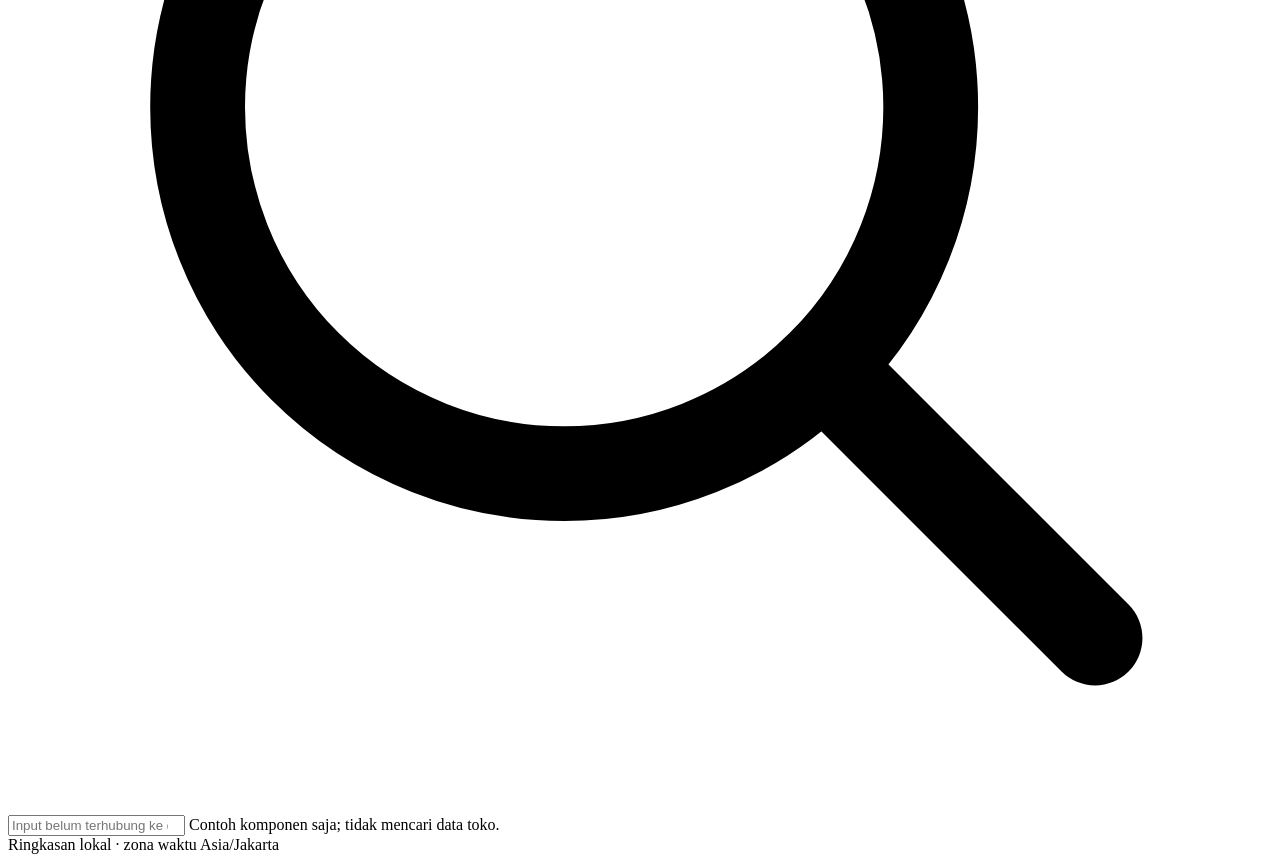
<file: pages/overview.html>
<body>
<div class="page-content" id="overview" data-page-view="overview">
            <div class="page-heading">
              <div>
              <div class="eyebrow"><span class="eyebrow__mark" aria-hidden="true"></span>OPERASIONAL TOKO</div>
                <h1>Dashboard</h1>
              <p class="page-heading__description">Ringkasan transaksi selesai dan persediaan dari data browser, berdasarkan tanggal efektif Asia/Jakarta.</p>
              </div>
              <div class="heading-actions">
                <span class="simulation-badge"><span class="simulation-badge__dot" aria-hidden="true"></span>Data Simulasi</span>
                <button class="button button--secondary" type="button" data-modal-open>
                  <svg viewBox="0 0 20 20" fill="none" aria-hidden="true"><circle cx="10" cy="10" r="7.5" stroke="currentColor" stroke-width="1.5" /><path d="M8.2 7.6a1.9 1.9 0 1 1 3.2 1.4c-.9.8-1.4 1.1-1.4 2.2M10 14.3v.1" stroke="currentColor" stroke-width="1.5" stroke-linecap="round" /></svg>
                  Tentang demo
                </button>
              </div>
            </div>

            <section class="welcome-panel glass-card" aria-labelledby="welcome-title">
              <div class="welcome-panel__content">
                <span class="welcome-panel__kicker"><span class="welcome-panel__spark" aria-hidden="true">✦</span> MINIMARKET NUSANTARA</span>
                <h2 id="welcome-title">Ruang kerja Anda,<br /><span>siap dibangun bertahap.</span></h2>
                <p>Ringkasan baca-saja dari transaksi selesai dan persediaan demo yang tersimpan di browser ini.</p>
                <div class="welcome-panel__meta">
                  <span class="meta-chip"><span class="status-dot"></span>UI dasar tersedia</span>
                  <span class="meta-chip meta-chip--muted">Backend tidak terhubung</span>
                </div>
              </div>
              <div class="welcome-panel__art" aria-hidden="true">
                <div class="orbit orbit--outer"></div>
                <div class="orbit orbit--inner"></div>
                <div class="welcome-panel__glyph">
                  <svg viewBox="0 0 48 48" fill="none"><path d="M7 21 24 8l17 13v19H7V21Z" stroke="currentColor" stroke-width="1.6" stroke-linejoin="round" /><path d="M17 40V27h14v13M14 20h20M19 20v5m10-5v5" stroke="currentColor" stroke-width="1.6" stroke-linecap="round" /></svg>
                  <span>POS</span>
                </div>
                <span class="art-tag art-tag--top">LOCAL DEMO</span>
                <span class="art-tag art-tag--bottom">01 / SHELL</span>
              </div>
              <div class="welcome-panel__glow" aria-hidden="true"></div>
            </section>

            <section class="glass-card report-filter-card" aria-label="Filter Dashboard">
              <div class="report-filter-card__intro"><strong>Periode penjualan</strong><span>Nilai memakai tanggal efektif · Asia/Jakarta</span></div>
              <label class="field"><span class="field__label">Cabang</span><select class="field__input" id="dashboard-branch"><option value="all">Semua cabang</option></select></label>
              <label class="field"><span class="field__label">Dari tanggal</span><input class="field__input" id="dashboard-date-from" type="date" /></label>
              <label class="field"><span class="field__label">Sampai tanggal</span><input class="field__input" id="dashboard-date-to" type="date" /></label>
              <p class="report-filter-error" id="dashboard-date-error" role="alert" hidden></p>
            </section>

            <section class="report-kpi-grid" aria-label="Metrik penjualan Dashboard">
              <article class="glass-card report-kpi"><span>Omzet kotor</span><strong id="dashboard-gross">Rp0</strong><small>Nilai reguler dari item terjual</small></article>
              <article class="glass-card report-kpi"><span>Diskon</span><strong id="dashboard-discount">Rp0</strong><small>Diskon saat transaksi</small></article>
              <article class="glass-card report-kpi report-kpi--accent"><span>Omzet bersih</span><strong id="dashboard-net">Rp0</strong><small>Transaksi berstatus selesai</small></article>
              <article class="glass-card report-kpi"><span>Transaksi · unit</span><strong><span id="dashboard-transactions">0</span><small> transaksi</small></strong><small><span id="dashboard-units">0</span> unit terjual</small></article>
            </section>

            <div class="report-dashboard-grid">
              <section class="glass-card report-panel report-trend-panel" aria-labelledby="dashboard-trend-title">
                <div class="section-heading"><div><span class="section-heading__eyebrow">PENJUALAN</span><h2 id="dashboard-trend-title">Tren omzet bersih harian</h2></div><span class="badge badge--neutral">Transaksi selesai</span></div>
                <div class="report-chart" id="dashboard-trend" role="img" aria-label="Grafik omzet bersih harian"></div>
                <p class="report-empty-note" id="dashboard-trend-range-note" role="status" hidden></p>
                <p class="report-empty-note" id="dashboard-sales-empty" hidden>Belum ada transaksi selesai pada filter ini. Metrik penjualan ditampilkan Rp0.</p>
              </section>
              <section class="glass-card report-panel" aria-labelledby="dashboard-stock-title">
                <div class="section-heading"><div><span class="section-heading__eyebrow">PERSEDIAAN</span><h2 id="dashboard-stock-title">Ringkasan stok cabang</h2></div><span class="badge badge--neutral" id="dashboard-stock-date">Stok per —</span></div>
                <div class="report-stock-metrics"><div><span>Layak jual</span><strong id="dashboard-stock-sellable">0</strong></div><div><span>Fisik</span><strong id="dashboard-stock-physical">0</strong></div><div><span>Karantina + rusak</span><strong id="dashboard-stock-held">0</strong></div><div><span>Kedaluwarsa</span><strong id="dashboard-stock-expired">0</strong></div></div>
                <p class="report-stock-footnote">Tanggal acuan stok independen dari rentang laporan penjualan.</p>
              </section>
            </div>

            <section class="glass-card report-panel dashboard-recent-panel" aria-labelledby="dashboard-recent-title">
              <div class="section-heading"><div><span class="section-heading__eyebrow">TRANSAKSI TERBARU</span><h2 id="dashboard-recent-title">Penjualan selesai</h2></div><a class="text-link" href="#reports">Buka Laporan <span aria-hidden="true">→</span></a></div>
              <div class="table-scroll" tabindex="0" role="region" aria-label="Tabel transaksi terbaru, dapat digulir mendatar"><table class="report-table"><thead><tr><th>Nomor transaksi</th><th>Tanggal efektif</th><th>Cabang</th><th>Unit</th><th>Omzet bersih</th></tr></thead><tbody id="dashboard-recent-body"></tbody></table></div>
              <p class="report-empty-note" id="dashboard-recent-empty" hidden>Belum ada transaksi selesai pada periode dan cabang terpilih.</p>
            </section>

            <div class="workspace-grid">
              <section class="glass-card overview-card" aria-labelledby="overview-title">
                <div class="section-heading">
                  <div>
                    <span class="section-heading__eyebrow">KONTEN UTAMA</span>
                    <h2 id="overview-title">Ringkasan operasional</h2>
                  </div>
                  <span class="badge badge--neutral">Belum terhubung</span>
                </div>
                <div class="empty-state">
                  <span class="empty-state__icon" aria-hidden="true">
                    <svg viewBox="0 0 32 32" fill="none"><path d="M5 6.5h22v19H5v-19Z" stroke="currentColor" stroke-width="1.5" stroke-linejoin="round" /><path d="M10 21v-5m6 5V11m6 10v-8" stroke="currentColor" stroke-width="1.5" stroke-linecap="round" /><circle cx="10" cy="12" r="1" fill="currentColor" /><circle cx="22" cy="9" r="1" fill="currentColor" /></svg>
                  </span>
                  <h3>Belum ada ringkasan operasional</h3>
                  <p>Persediaan batch demo tersedia pada halaman Persediaan &amp; Batch; dashboard ini belum menghitung metrik operasional atau penjualan.</p>
                  <a class="text-link" href="#planned-modules">Lihat modul yang direncanakan <span aria-hidden="true">→</span></a>
                </div>
              </section>

              <section class="glass-card foundation-card" aria-labelledby="foundation-title">
                <div class="section-heading section-heading--compact">
                  <div>
                    <span class="section-heading__eyebrow">STATUS WORKSPACE</span>
                    <h2 id="foundation-title">Fondasi proyek</h2>
                  </div>
                  <span class="foundation-card__icon" aria-hidden="true">
                    <svg viewBox="0 0 20 20" fill="none"><path d="m10 2 7 4v8l-7 4-7-4V6l7-4Z" stroke="currentColor" stroke-width="1.4" stroke-linejoin="round" /><path d="m3.5 6.5 6.5 4 6.5-4M10 10.5V18" stroke="currentColor" stroke-width="1.4" stroke-linejoin="round" /></svg>
                  </span>
                </div>
                <ul class="foundation-list">
                  <li><span class="foundation-list__icon foundation-list__icon--done" aria-hidden="true">✓</span><span><strong>Shell antarmuka</strong><small>Sidebar, topbar, breadcrumb</small></span><span class="badge badge--success">Siap</span></li>
                  <li><span class="foundation-list__icon foundation-list__icon--done" aria-hidden="true">✓</span><span><strong>Tema visual</strong><small>Gelap dan terang</small></span><span class="badge badge--success">Siap</span></li>
                  <li><span class="foundation-list__icon foundation-list__icon--done" aria-hidden="true">✓</span><span><strong>Repository demo katalog, harga &amp; stok</strong><small>Versi pos-demo-v1 di browser ini</small></span><span class="badge badge--success">Siap</span></li>
                  <li><span class="foundation-list__icon foundation-list__icon--done" aria-hidden="true">✓</span><span><strong>POS &amp; pembayaran tunai</strong><small>Simulasi checkout lokal</small></span><span class="badge badge--success">Siap</span></li>
                </ul>
                <div class="foundation-note"><span aria-hidden="true">i</span> Data di layar ini menjelaskan status implementasi, bukan kondisi toko.</div>
              </section>
            </div>

            <section class="planned-section" id="planned-modules" aria-labelledby="planned-title">
              <div class="section-heading planned-section__heading">
                <div>
                  <span class="section-heading__eyebrow">PETA APLIKASI</span>
                  <h2 id="planned-title">Modul berikutnya</h2>
                </div>
                <p>Master Produk, Harga Regional, Persediaan, POS, Riwayat Transaksi, dan rekonsiliasi shift tersedia sebagai demo lokal.</p>
              </div>
              <div class="module-grid">
                <article class="glass-card module-card">
                  <span class="module-card__icon module-card__icon--teal" aria-hidden="true"><svg viewBox="0 0 22 22" fill="none"><path d="M4 6h14l1 11H3L4 6Zm3 0V4.5a4 4 0 0 1 8 0V6" stroke="currentColor" stroke-width="1.5" stroke-linecap="round" stroke-linejoin="round" /></svg></span>
                  <div><h3>Kasir / POS</h3><p>Pembayaran tunai simulasi, alokasi batch, dan struk tersedia untuk demo lokal.</p></div>
                  <a class="text-link" href="#pos">Buka POS <span aria-hidden="true">→</span></a>
                </article>
                <article class="glass-card module-card">
                  <span class="module-card__icon module-card__icon--blue" aria-hidden="true"><svg viewBox="0 0 22 22" fill="none"><path d="M3 5h16M4 5l1 14h12l1-14M8 5V3.5a3 3 0 0 1 6 0V5m-7 5h8m-8 4h5" stroke="currentColor" stroke-width="1.5" stroke-linecap="round" stroke-linejoin="round" /></svg></span>
                  <div><h3>Master Produk</h3><p>Daftar, pencarian, filter, dan formulir katalog demo.</p></div>
                  <a class="text-link" href="#products">Buka Master Produk <span aria-hidden="true">→</span></a>
                </article>
                <article class="glass-card module-card">
                  <span class="module-card__icon module-card__icon--teal" aria-hidden="true"><svg viewBox="0 0 22 22" fill="none"><path d="m3 10 7-7h6l3 3v6l-7 7-9-9Z" stroke="currentColor" stroke-width="1.5" stroke-linejoin="round"/><circle cx="14.5" cy="7.5" r="1" fill="currentColor"/></svg></span>
                  <div><h3>Harga Regional</h3><p>Aturan wilayah × kategori dan simulator harga reguler demo.</p></div>
                  <a class="text-link" href="#pricing">Buka Aturan Harga <span aria-hidden="true">→</span></a>
                </article>
                <article class="glass-card module-card">
                  <span class="module-card__icon module-card__icon--amber" aria-hidden="true"><svg viewBox="0 0 22 22" fill="none"><path d="m11 2 8 4.5v9L11 20l-8-4.5v-9L11 2Z" stroke="currentColor" stroke-width="1.5" stroke-linejoin="round" /><path d="m3.5 6.7 7.5 4.4 7.5-4.4M11 11.1V20" stroke="currentColor" stroke-width="1.5" stroke-linejoin="round" /></svg></span>
                  <div><h3>Persediaan &amp; Batch</h3><p>Stok lokasi, batch, dan tanggal kedaluwarsa.</p></div>
                  <a class="text-link" href="#inventory">Buka Persediaan <span aria-hidden="true">→</span></a>
                </article>
                <article class="glass-card module-card">
                  <span class="module-card__icon module-card__icon--blue" aria-hidden="true"><svg viewBox="0 0 22 22" fill="none"><path d="M4 3.5h14v15H4zM7 7h8M7 10.5h8M7 14h5" stroke="currentColor" stroke-width="1.5" stroke-linecap="round" stroke-linejoin="round"/></svg></span>
                  <div><h3>Riwayat Transaksi</h3><p>Pencarian detail transaksi dan cetak ulang struk transaksi selesai.</p></div>
                  <a class="text-link" href="#transactions">Buka Riwayat <span aria-hidden="true">→</span></a>
                </article>
                <article class="glass-card module-card">
                  <span class="module-card__icon module-card__icon--teal" aria-hidden="true"><svg viewBox="0 0 22 22" fill="none"><circle cx="11" cy="11" r="8" stroke="currentColor" stroke-width="1.5"/><path d="M11 6v5l3 2" stroke="currentColor" stroke-width="1.5" stroke-linecap="round"/></svg></span>
                  <div><h3>Shift &amp; Rekonsiliasi</h3><p>Saldo kas ekspektasi, kas fisik, selisih, dan histori shift.</p></div>
                  <a class="text-link" href="#shifts">Buka Rekonsiliasi <span aria-hidden="true">→</span></a>
                </article>
              </div>
            </section>

            <section class="component-preview" aria-labelledby="component-title">
              <div class="section-heading component-preview__heading">
                <div>
                  <span class="section-heading__eyebrow">UI KIT RINGKAS</span>
                  <h2 id="component-title">Komponen bersama</h2>
                </div>
                <p>Contoh tampilan komponen reusable untuk halaman berikutnya.</p>
              </div>
              <div class="component-grid">
                <article class="glass-card component-card component-card--controls">
                  <h3>Tombol &amp; badge</h3>
                  <p class="component-card__description">Aksi umum dan status dengan teks yang jelas.</p>
                  <div class="component-row">
                    <button class="button button--primary" type="button" data-toast data-toast-message="Contoh toast berhasil ditampilkan.">Tampilkan toast</button>
                    <button class="button button--secondary" type="button" data-modal-open>Buka modal</button>
                  </div>
                  <div class="component-row component-row--badges" aria-label="Contoh badge status">
                    <span class="badge badge--success">Contoh aktif</span>
                    <span class="badge badge--warning">Contoh perhatian</span>
                    <span class="badge badge--neutral">Belum tersedia</span>
                  </div>
                </article>
                <article class="glass-card component-card">
                  <h3>Input &amp; empty state</h3>
                  <p class="component-card__description">Input berlabel dan keadaan tanpa data.</p>
                  <label class="field" for="sample-input">
                    <span class="field__label">Contoh kolom pencarian</span>
                    <span class="field__control">
                      <svg viewBox="0 0 20 20" fill="none" aria-hidden="true"><circle cx="8.8" cy="8.8" r="5.8" stroke="currentColor" stroke-width="1.5" /><path d="m13.2 13.2 4 4" stroke="currentColor" stroke-width="1.5" stroke-linecap="round" /></svg>
                      <input id="sample-input" name="sample-search" type="search" placeholder="Input belum terhubung ke data" autocomplete="off" aria-describedby="sample-input-hint" />
                    </span>
                    <span class="field__hint" id="sample-input-hint" aria-live="polite">Contoh komponen saja; tidak mencari data toko.</span>
                  </label>
                </article>
              </div>
            </section>

            <footer class="page-footer">
              <span>Ringkasan lokal · zona waktu Asia/Jakarta</span>
            </footer>
          </div>
</body>
</file>
<file: assets/css/landing.css>
:root {
  color-scheme: dark;
  font-family: "Geist", "Segoe UI", sans-serif;
  font-synthesis: none;
  text-rendering: optimizeLegibility;
  --page: #0b1220;
  --page-soft: #101a2a;
  --glass: rgba(22, 35, 53, .68);
  --glass-border: rgba(205, 226, 239, .13);
  --text: #f4f8fb;
  --muted: #a8b6c6;
  --teal: #65e0cf;
  --teal-strong: #2bb9ad;
  --shadow: 0 28px 80px rgba(0, 0, 0, .28), inset 0 1px rgba(255, 255, 255, .08);
}

* { box-sizing: border-box; }
html { min-width: 320px; scroll-behavior: smooth; }
body {
  min-height: 100vh;
  margin: 0;
  color: var(--text);
  background:
    radial-gradient(ellipse at 76% 17%, rgba(22, 143, 145, .2), transparent 34rem),
    radial-gradient(ellipse at 4% 68%, rgba(52, 89, 142, .17), transparent 38rem),
    linear-gradient(135deg, var(--page), var(--page-soft) 60%, #0d1928);
}
body::before {
  position: fixed;
  z-index: -1;
  inset: 0;
  pointer-events: none;
  content: "";
  opacity: .22;
  background-image: linear-gradient(rgba(255,255,255,.025) 1px, transparent 1px), linear-gradient(90deg, rgba(255,255,255,.025) 1px, transparent 1px);
  background-size: 56px 56px;
  mask-image: linear-gradient(to bottom, black, transparent 82%);
}
a { color: inherit; }
a:focus-visible { outline: 3px solid #9bf2e6; outline-offset: 4px; border-radius: 8px; }
.skip-link { position: fixed; z-index: 10; top: 12px; left: 12px; padding: 12px 16px; transform: translateY(-160%); border-radius: 12px; color: #07151a; background: #a6f3e8; font-weight: 700; }
.skip-link:focus { transform: translateY(0); }
.landing-header, main, .landing-footer { width: min(1180px, calc(100% - 64px)); margin-inline: auto; }
.landing-header { display: flex; align-items: center; justify-content: space-between; min-height: 90px; border-bottom: 1px solid rgba(225, 241, 249, .09); }
.brand { display: inline-flex; align-items: center; gap: 12px; text-decoration: none; }
.brand img { filter: drop-shadow(0 5px 18px rgba(88, 227, 207, .28)); }
.brand span { display: grid; gap: 2px; }
.brand strong { font-size: 1rem; letter-spacing: -.025em; }
.brand small { color: #91a3b4; font-size: .72rem; letter-spacing: .035em; }
.simulation-indicator { display: inline-flex; align-items: center; gap: 9px; padding: 9px 13px; border: 1px solid rgba(124, 227, 209, .25); border-radius: 999px; color: #c0eee5; background: rgba(35, 132, 125, .11); font-size: .76rem; font-weight: 650; }
.simulation-indicator > span, .status-dot { width: 7px; height: 7px; border-radius: 50%; background: var(--teal); box-shadow: 0 0 13px rgba(101, 224, 207, .75); }
.hero { display: grid; grid-template-columns: minmax(0, 1.18fr) minmax(340px, .82fr); align-items: center; gap: clamp(40px, 7vw, 100px); padding: 76px 0 82px; }
.hero-copy { max-width: 690px; }
.eyebrow { margin: 0 0 17px; color: var(--teal); font-size: .75rem; font-weight: 750; letter-spacing: .14em; text-transform: uppercase; }
h1, h2, h3, p { margin-top: 0; }
h1 { max-width: 720px; margin-bottom: 22px; font-size: clamp(2.7rem, 5.2vw, 4.6rem); line-height: 1.06; letter-spacing: -.065em; }
.hero-description { max-width: 600px; margin-bottom: 30px; color: #bdc9d7; font-size: clamp(1rem, 1.45vw, 1.15rem); line-height: 1.75; }
.hero-actions { display: flex; align-items: center; flex-wrap: wrap; gap: 23px; }
.button { display: inline-flex; min-height: 48px; align-items: center; justify-content: center; gap: 12px; padding: 0 19px; border: 1px solid transparent; border-radius: 13px; font-size: .9rem; font-weight: 720; text-decoration: none; transition: transform .18s ease, box-shadow .18s ease, background .18s ease; }
.button:hover { transform: translateY(-2px); }
.button-primary { color: #061818; background: linear-gradient(130deg, #8af0dc, #4bc8be); box-shadow: 0 10px 30px rgba(44, 191, 177, .22), inset 0 1px rgba(255,255,255,.7); }
.button-primary:hover { box-shadow: 0 14px 36px rgba(44, 191, 177, .33), inset 0 1px rgba(255,255,255,.7); }
.button-secondary { flex: 0 0 auto; border-color: rgba(167, 207, 219, .2); color: #d9f5f0; background: rgba(255,255,255,.045); }
.text-link { color: #d1dce7; font-size: .87rem; text-decoration-color: rgba(209, 220, 231, .4); text-underline-offset: 5px; }
.text-link:hover { color: #fff; }
.hero-note { max-width: 560px; margin: 24px 0 0; color: #8192a4; font-size: .77rem; line-height: 1.6; }
.glass-panel { border: 1px solid var(--glass-border); background: linear-gradient(145deg, rgba(32, 49, 69, .75), var(--glass)); box-shadow: var(--shadow); backdrop-filter: blur(22px); -webkit-backdrop-filter: blur(22px); }
.overview-card { position: relative; overflow: hidden; min-height: 390px; padding: 22px 24px 19px; border-radius: 24px; }
.overview-card::after { position: absolute; right: -110px; bottom: -160px; width: 280px; height: 280px; border: 1px solid rgba(101,224,207,.1); border-radius: 50%; content: ""; box-shadow: 0 0 0 34px rgba(101,224,207,.025), 0 0 0 70px rgba(101,224,207,.018); pointer-events: none; }
.overview-topline { display: flex; align-items: center; gap: 9px; color: #c7d4df; font-size: .78rem; }
.overview-tag { margin-left: auto; padding: 5px 8px; border-radius: 7px; color: #87dccc; background: rgba(94, 208, 190, .1); font-size: .61rem; letter-spacing: .12em; }
.branch-visual { position: relative; display: grid; width: 100%; height: 230px; place-items: center; }
.branch-orbit { position: absolute; width: 185px; height: 185px; border: 1px solid rgba(140, 199, 210, .16); border-radius: 50%; transform: rotate(-23deg) scaleY(.62); }
.orbit-two { width: 260px; height: 260px; border-color: rgba(140, 199, 210, .1); transform: rotate(29deg) scaleY(.62); }
.branch-core { z-index: 1; display: grid; width: 74px; height: 74px; place-items: center; border: 1px solid rgba(141, 237, 220, .46); border-radius: 23px; background: rgba(44, 178, 167, .14); box-shadow: 0 0 42px rgba(65, 205, 190, .2), inset 0 1px rgba(255,255,255,.15); transform: rotate(-7deg); }
.branch-core img { width: 42px; height: 42px; transform: rotate(7deg); }
.branch-node { position: absolute; z-index: 2; display: grid; width: 42px; height: 32px; place-items: center; border: 1px solid rgba(173, 205, 218, .2); border-radius: 10px; color: #d8e9ed; background: rgba(20, 38, 54, .88); box-shadow: 0 7px 20px rgba(0,0,0,.25); font-size: .6rem; font-weight: 750; letter-spacing: .06em; }
.node-jakarta { top: 23px; left: calc(50% - 21px); }.node-bandung { top: 76px; right: 16%; }.node-medan { right: 25%; bottom: 22px; }.node-surabaya { bottom: 25px; left: 25%; }.node-makassar { top: 76px; left: 16%; }
.overview-metrics { display: grid; grid-template-columns: repeat(3, 1fr); padding: 15px 0 12px; border-top: 1px solid rgba(225, 241, 249, .1); border-bottom: 1px solid rgba(225, 241, 249, .1); }
.overview-metrics div { display: grid; gap: 3px; text-align: center; }.overview-metrics div + div { border-left: 1px solid rgba(225, 241, 249, .1); }
.overview-metrics strong { font-size: 1.35rem; letter-spacing: -.04em; }.overview-metrics span { color: #9eafbe; font-size: .7rem; }
.overview-caption { margin: 12px 0 0; color: #8999a9; font-size: .69rem; text-align: center; }
.coverage-section { padding: 15px 0 76px; }
.section-heading { display: flex; align-items: end; justify-content: space-between; gap: 30px; margin-bottom: 24px; }
.section-heading .eyebrow { margin-bottom: 10px; }.section-heading h2 { margin-bottom: 0; font-size: clamp(1.7rem, 3vw, 2.25rem); letter-spacing: -.045em; }
.section-heading > p { max-width: 390px; margin-bottom: 4px; color: var(--muted); font-size: .89rem; line-height: 1.6; }
.feature-grid { display: grid; grid-template-columns: repeat(4, minmax(0, 1fr)); gap: 13px; }
.feature-card { position: relative; display: grid; min-height: 178px; grid-template-rows: 36px 1fr; gap: 17px; padding: 21px; border-radius: 19px; transition: transform .2s ease, border-color .2s ease; }
.feature-card:hover { transform: translateY(-3px); border-color: rgba(113, 224, 208, .3); }
.feature-icon { display: grid; width: 34px; height: 34px; place-items: center; border: 1px solid rgba(117, 229, 210, .22); border-radius: 10px; color: var(--teal); background: rgba(77, 180, 167, .09); font-size: 1.1rem; }
.feature-card h3 { margin-bottom: 8px; font-size: .93rem; letter-spacing: -.015em; }.feature-card p { max-width: 240px; margin-bottom: 0; color: #aab9c8; font-size: .77rem; line-height: 1.6; }
.feature-index { position: absolute; top: 22px; right: 20px; color: #718496; font-size: .66rem; letter-spacing: .08em; }
.transparency-panel { display: flex; align-items: center; gap: 17px; padding: 21px 22px; border-radius: 18px; }
.transparency-mark { display: grid; width: 34px; height: 34px; flex: 0 0 auto; place-items: center; border-radius: 50%; color: #b8efe6; background: rgba(93, 210, 192, .13); font-family: Georgia, serif; font-size: 1.05rem; font-style: italic; }
.transparency-panel h2 { margin: 0 0 4px; font-size: .89rem; }.transparency-panel p { max-width: 720px; margin: 0; color: #aab9c8; font-size: .75rem; line-height: 1.55; }
.landing-footer { display: flex; justify-content: space-between; gap: 16px; padding: 27px 0 30px; color: #8292a2; font-size: .7rem; }

@media (max-width: 980px) {
  .landing-header, main, .landing-footer { width: min(100% - 48px, 760px); }
  .hero { grid-template-columns: minmax(0, 1fr) minmax(290px, .8fr); gap: 30px; padding: 60px 0 66px; }
  .overview-card { min-height: 370px; padding-inline: 18px; }.branch-visual { height: 215px; }
  .feature-grid { grid-template-columns: repeat(2, minmax(0,1fr)); }
  .feature-card { min-height: 154px; }
}
@media (max-width: 700px) {
  .landing-header, main, .landing-footer { width: calc(100% - 36px); }
  .landing-header { min-height: 76px; }.brand img { width: 36px; height: 36px; }.brand strong { font-size: .9rem; }.brand small { font-size: .64rem; }
  .simulation-indicator { padding: 8px 10px; font-size: .66rem; }
  .hero { grid-template-columns: 1fr; gap: 31px; padding: 52px 0 58px; }
  h1 { max-width: 560px; font-size: clamp(2.55rem, 11vw, 3.45rem); }
  .hero-description { margin-bottom: 24px; font-size: .99rem; }
  .hero-actions { align-items: flex-start; flex-direction: column; gap: 18px; }.button-primary { width: 100%; min-height: 52px; }
  .hero-note { margin-top: 19px; }
  .overview-card { min-height: 350px; }.branch-visual { height: 202px; }
  .coverage-section { padding-bottom: 48px; }.section-heading { align-items: flex-start; flex-direction: column; gap: 12px; }.section-heading > p { margin-bottom: 0; }
  .feature-grid { gap: 10px; }.feature-card { min-height: 176px; padding: 15px; grid-template-rows: 32px 1fr; gap: 13px; }.feature-index { top: 17px; right: 14px; }.feature-card h3 { font-size: .84rem; }.feature-card p { font-size: .72rem; }
  .transparency-panel { align-items: flex-start; flex-wrap: wrap; padding: 18px; }.transparency-mark { margin-top: 1px; }.transparency-panel > div:nth-child(2) { flex: 1 1 calc(100% - 56px); }.transparency-panel .button { width: 100%; margin-top: 2px; }
  .landing-footer { flex-direction: column; padding: 22px 0 24px; font-size: .68rem; }
}
@media (max-width: 380px) {
  .landing-header, main, .landing-footer { width: calc(100% - 28px); }
  .simulation-indicator { gap: 6px; padding-inline: 8px; font-size: .61rem; }
  .feature-card { padding: 13px; }.feature-card p { font-size: .69rem; }
}
@media (prefers-reduced-motion: reduce) {
  *, *::before, *::after { scroll-behavior: auto !important; transition-duration: .01ms !important; animation-duration: .01ms !important; animation-iteration-count: 1 !important; }
}
</file>
<file: assets/css/tokens.css>
:root {
  color-scheme: dark;
  --canvas: #0b1220;
  --canvas-raised: #0f172a;
  --surface: #111c2d;
  --surface-raised: #1a2639;
  --surface-high: #24344d;
  --surface-glass: rgba(17, 28, 45, 0.78);
  --surface-glass-strong: rgba(17, 28, 45, 0.92);
  --text: #f8fafc;
  --text-muted: #94a3b8;
  --text-soft: #cbd5e1;
  --primary: #14b8a6;
  --primary-strong: #0d9488;
  --primary-ink: #042f2e;
  --primary-soft: rgba(20, 184, 166, 0.14);
  --secondary: #60a5fa;
  --secondary-soft: rgba(96, 165, 250, 0.14);
  --warning: #f59e0b;
  --warning-soft: rgba(245, 158, 11, 0.14);
  --critical: #f43f5e;
  --critical-soft: rgba(244, 63, 94, 0.14);
  --border: rgba(255, 255, 255, 0.09);
  --border-strong: rgba(255, 255, 255, 0.14);
  --focus: #5eead4;
  --shadow-soft: 0 20px 55px rgba(0, 0, 0, 0.2);
  --shadow-card: 0 8px 28px rgba(0, 0, 0, 0.16), inset 0 1px 0 rgba(255, 255, 255, 0.045);
  --shadow-control: inset 1px 1px 2px rgba(0, 0, 0, 0.34), inset -1px -1px 2px rgba(255, 255, 255, 0.045);
  --sidebar-width: 258px;
  --topbar-height: 76px;
  --radius-panel: 12px;
  --radius-card: 10px;
  --radius-control: 8px;
  --radius-pill: 999px;
  --font-display: "Space Grotesk", "Segoe UI", sans-serif;
  --font-body: "Geist", "Inter", -apple-system, BlinkMacSystemFont, "Segoe UI", sans-serif;
  --space-1: 0.25rem;
  --space-2: 0.5rem;
  --space-3: 0.75rem;
  --space-4: 1rem;
  --space-5: 1.25rem;
  --space-6: 1.5rem;
  --space-8: 2rem;
  --space-10: 2.5rem;
}

:root[data-theme="light"] {
  color-scheme: light;
  --canvas: #eef3f7;
  --canvas-raised: #f6f9fb;
  --surface: #ffffff;
  --surface-raised: #f1f6f8;
  --surface-high: #e5eef2;
  --surface-glass: rgba(255, 255, 255, 0.78);
  --surface-glass-strong: rgba(255, 255, 255, 0.94);
  --text: #10212d;
  --text-muted: #5e7180;
  --text-soft: #344957;
  --primary: #08776e;
  --primary-strong: #06675f;
  --primary-ink: #ffffff;
  --primary-soft: rgba(15, 147, 135, 0.11);
  --secondary: #246fb7;
  --secondary-soft: rgba(40, 119, 199, 0.1);
  --warning: #a45d00;
  --warning-soft: rgba(164, 93, 0, 0.11);
  --critical: #c8324e;
  --critical-soft: rgba(200, 50, 78, 0.1);
  --border: rgba(25, 51, 66, 0.1);
  --border-strong: rgba(25, 51, 66, 0.16);
  --focus: #08776e;
  --shadow-soft: 0 20px 55px rgba(21, 54, 70, 0.1);
  --shadow-card: 0 8px 28px rgba(21, 54, 70, 0.065), inset 0 1px 0 rgba(255, 255, 255, 0.8);
  --shadow-control: inset 1px 1px 2px rgba(35, 67, 80, 0.11), inset -1px -1px 2px rgba(255, 255, 255, 0.9);
}
</file>
<file: assets/css/base.css>
*,
*::before,
*::after {
  box-sizing: border-box;
}

[hidden] {
  display: none !important;
}

html {
  min-width: 320px;
  min-height: 100%;
  scroll-behavior: smooth;
  scrollbar-gutter: stable;
  background: var(--canvas);
}

body {
  min-width: 320px;
  min-height: 100vh;
  margin: 0;
  color: var(--text);
  background:
    radial-gradient(ellipse at 72% -8%, rgba(20, 184, 166, 0.11), transparent 35rem),
    radial-gradient(ellipse at 8% 82%, rgba(96, 165, 250, 0.055), transparent 30rem),
    var(--canvas);
  font-family: var(--font-body);
  font-size: 14px;
  line-height: 1.5;
  -webkit-font-smoothing: antialiased;
  text-rendering: optimizeLegibility;
}

button,
input {
  font: inherit;
}

button,
a,
input {
  -webkit-tap-highlight-color: transparent;
}

button {
  color: inherit;
}

a {
  color: inherit;
  text-decoration: none;
}

svg {
  display: block;
  width: 20px;
  height: 20px;
  flex: 0 0 auto;
}

h1,
h2,
h3,
p {
  margin-top: 0;
}

h1,
h2,
h3 {
  font-family: var(--font-display);
}

::selection {
  color: var(--primary-ink);
  background: var(--primary);
}

:focus-visible {
  outline: 3px solid var(--focus);
  outline-offset: 3px;
}

.skip-link {
  position: fixed;
  z-index: 100;
  top: 0.75rem;
  left: 0.75rem;
  transform: translateY(-160%);
  padding: 0.75rem 1rem;
  border-radius: var(--radius-control);
  color: var(--primary-ink);
  background: var(--primary);
  font-weight: 700;
  transition: transform 150ms ease;
}

.skip-link:focus {
  transform: translateY(0);
}

.visually-hidden {
  position: absolute !important;
  width: 1px !important;
  height: 1px !important;
  padding: 0 !important;
  margin: -1px !important;
  overflow: hidden !important;
  clip: rect(0, 0, 0, 0) !important;
  white-space: nowrap !important;
  border: 0 !important;
}

@media (prefers-reduced-motion: reduce) {
  *,
  *::before,
  *::after {
    scroll-behavior: auto !important;
    animation-duration: 0.01ms !important;
    animation-iteration-count: 1 !important;
    transition-duration: 0.01ms !important;
  }
}
</file>
<file: assets/css/components.css>
.glass-card {
  border: 1px solid var(--border);
  border-radius: var(--radius-panel);
  background: var(--surface-glass);
  box-shadow: var(--shadow-card);
  -webkit-backdrop-filter: blur(16px);
  backdrop-filter: blur(16px);
}

@supports not ((backdrop-filter: blur(1px)) or (-webkit-backdrop-filter: blur(1px))) {
  .glass-card {
    background: var(--surface-glass-strong);
  }
}

.button {
  display: inline-flex;
  min-height: 42px;
  align-items: center;
  justify-content: center;
  gap: 0.55rem;
  padding: 0.65rem 0.9rem;
  border: 1px solid transparent;
  border-radius: var(--radius-control);
  cursor: pointer;
  font-size: 0.82rem;
  font-weight: 650;
  line-height: 1.2;
  transition: transform 150ms ease, background-color 150ms ease, border-color 150ms ease, box-shadow 150ms ease;
}

.button svg {
  width: 17px;
  height: 17px;
}

.button:hover:not(:disabled) {
  transform: translateY(-1px);
}

.button:active:not(:disabled) {
  transform: translateY(0);
  box-shadow: var(--shadow-control);
}

.button:disabled {
  cursor: not-allowed;
  opacity: 0.55;
}

.button--primary {
  border-color: rgba(20, 184, 166, 0.72);
  color: var(--primary-ink);
  background: var(--primary);
  box-shadow: 0 8px 22px rgba(20, 184, 166, 0.16), inset 0 1px 0 rgba(255, 255, 255, 0.16);
}

.button--primary:hover:not(:disabled) {
  background: var(--primary-strong);
  box-shadow: 0 10px 26px rgba(20, 184, 166, 0.22), inset 0 1px 0 rgba(255, 255, 255, 0.16);
}

.button--secondary {
  border-color: var(--border-strong);
  color: var(--text-soft);
  background: var(--surface-raised);
  box-shadow: var(--shadow-control);
}

.button--secondary:hover:not(:disabled) {
  border-color: var(--primary);
  color: var(--text);
}

.button--quiet {
  border-color: transparent;
  color: var(--text-muted);
  background: transparent;
}

.icon-button {
  display: inline-grid;
  width: 42px;
  height: 42px;
  flex: 0 0 auto;
  place-items: center;
  padding: 0;
  border: 1px solid var(--border);
  border-radius: var(--radius-control);
  color: var(--text-muted);
  background: var(--surface-glass);
  box-shadow: var(--shadow-control);
  cursor: pointer;
  transition: color 150ms ease, border-color 150ms ease, background-color 150ms ease;
}

.icon-button:hover {
  border-color: var(--border-strong);
  color: var(--text);
  background: var(--surface-raised);
}

.icon-button svg {
  width: 19px;
  height: 19px;
}

.badge,
.simulation-badge {
  display: inline-flex;
  min-height: 26px;
  align-items: center;
  justify-content: center;
  gap: 0.4rem;
  padding: 0.25rem 0.58rem;
  border: 1px solid transparent;
  border-radius: 6px;
  white-space: nowrap;
  font-size: 0.69rem;
  font-weight: 700;
  line-height: 1.15;
}

.badge--success {
  border-color: color-mix(in srgb, var(--primary) 36%, transparent);
  color: var(--primary);
  background: var(--primary-soft);
}

.badge--warning {
  border-color: color-mix(in srgb, var(--warning) 36%, transparent);
  color: var(--warning);
  background: var(--warning-soft);
}

.badge--neutral {
  border-color: var(--border);
  color: var(--text-muted);
  background: var(--surface-raised);
}

.badge--critical {
  border-color: color-mix(in srgb, var(--critical) 34%, transparent);
  color: var(--critical);
  background: var(--critical-soft);
}

.simulation-badge {
  min-height: 32px;
  border-color: color-mix(in srgb, var(--warning) 32%, transparent);
  color: var(--warning);
  background: var(--warning-soft);
}

.simulation-badge__dot,
.status-dot {
  display: inline-block;
  width: 7px;
  height: 7px;
  flex: 0 0 auto;
  border-radius: 50%;
  background: var(--warning);
  box-shadow: 0 0 0 3px color-mix(in srgb, var(--warning) 13%, transparent);
}

.field {
  display: grid;
  gap: 0.42rem;
}

.field__label {
  color: var(--text-soft);
  font-size: 0.76rem;
  font-weight: 650;
}

.field__control {
  display: flex;
  min-height: 44px;
  align-items: center;
  gap: 0.65rem;
  padding: 0 0.8rem;
  border: 1px solid var(--border-strong);
  border-radius: var(--radius-control);
  color: var(--text-muted);
  background: var(--canvas-raised);
  box-shadow: var(--shadow-control);
  transition: border-color 150ms ease, box-shadow 150ms ease;
}

.field__control:focus-within {
  border-color: var(--primary);
  box-shadow: 0 0 0 3px var(--primary-soft), var(--shadow-control);
}

.field__control svg {
  width: 17px;
  height: 17px;
}

.field__control input {
  width: 100%;
  min-width: 0;
  padding: 0.65rem 0;
  border: 0;
  outline: 0;
  color: var(--text);
  background: transparent;
  font-size: 0.78rem;
}

.field__control input::placeholder {
  color: var(--text-muted);
  opacity: 0.8;
}

.field__hint {
  color: var(--text-muted);
  font-size: 0.68rem;
}

.empty-state {
  display: flex;
  min-height: 236px;
  flex-direction: column;
  align-items: center;
  justify-content: center;
  padding: 1.8rem;
  text-align: center;
}

.empty-state__icon {
  display: grid;
  width: 52px;
  height: 52px;
  place-items: center;
  margin-bottom: 1rem;
  border: 1px solid var(--border);
  border-radius: 15px;
  color: var(--secondary);
  background: var(--secondary-soft);
}

.empty-state__icon svg {
  width: 28px;
  height: 28px;
}

.empty-state h3 {
  margin-bottom: 0.48rem;
  font-size: 1rem;
  letter-spacing: -0.015em;
}

.empty-state p {
  max-width: 390px;
  margin-bottom: 0.95rem;
  color: var(--text-muted);
  font-size: 0.78rem;
  line-height: 1.65;
}

.text-link {
  display: inline-flex;
  align-items: center;
  min-height: 32px;
  gap: 0.4rem;
  padding: 0.3rem 0.2rem;
  color: var(--primary);
  font-size: 0.76rem;
  font-weight: 700;
}

.text-link:hover {
  color: var(--text);
}

.modal {
  width: min(480px, calc(100vw - 32px));
  max-width: none;
  padding: 1.5rem;
  border: 1px solid var(--border-strong);
  border-radius: 16px;
  color: var(--text);
  background: var(--surface-glass-strong);
  box-shadow: var(--shadow-soft), inset 0 1px 0 rgba(255, 255, 255, 0.08);
  -webkit-backdrop-filter: blur(22px);
  backdrop-filter: blur(22px);
}

.modal::backdrop {
  background: rgba(3, 9, 17, 0.66);
  -webkit-backdrop-filter: blur(5px);
  backdrop-filter: blur(5px);
}

.modal[open] {
  animation: modal-enter 170ms ease-out both;
}

.modal__header {
  display: flex;
  align-items: center;
  justify-content: space-between;
  margin-bottom: 1.1rem;
}

.modal__icon {
  display: grid;
  width: 42px;
  height: 42px;
  place-items: center;
  border: 1px solid color-mix(in srgb, var(--primary) 30%, transparent);
  border-radius: 12px;
  color: var(--primary);
  background: var(--primary-soft);
}

.modal__close {
  width: 38px;
  height: 38px;
}

.modal > .section-heading__eyebrow {
  display: inline-block;
  margin-bottom: 0.5rem;
}

.modal h2 {
  margin-bottom: 0.6rem;
  font-size: 1.32rem;
  letter-spacing: -0.025em;
}

.modal p {
  margin-bottom: 1.4rem;
  color: var(--text-muted);
  font-size: 0.82rem;
  line-height: 1.7;
}

.modal__footer {
  display: flex;
  align-items: center;
  justify-content: space-between;
  gap: 1rem;
  padding-top: 1rem;
  border-top: 1px solid var(--border);
}

.toast-region {
  position: fixed;
  z-index: 120;
  right: 1.2rem;
  bottom: 1.2rem;
  display: grid;
  width: min(360px, calc(100vw - 32px));
  gap: 0.65rem;
  pointer-events: none;
}

.toast {
  display: flex;
  align-items: flex-start;
  gap: 0.7rem;
  padding: 0.85rem 1rem;
  border: 1px solid var(--border-strong);
  border-radius: var(--radius-card);
  color: var(--text);
  background: var(--surface-glass-strong);
  box-shadow: var(--shadow-soft);
  -webkit-backdrop-filter: blur(18px);
  backdrop-filter: blur(18px);
  font-size: 0.78rem;
  line-height: 1.5;
  pointer-events: auto;
  animation: toast-enter 180ms ease-out both;
}

.toast__mark {
  display: grid;
  width: 22px;
  height: 22px;
  flex: 0 0 auto;
  place-items: center;
  border-radius: 7px;
  color: var(--primary);
  background: var(--primary-soft);
  font-size: 0.75rem;
  font-weight: 800;
}

.toast--warning .toast__mark {
  color: var(--warning);
  background: var(--warning-soft);
}

.toast--success .toast__mark {
  color: var(--primary);
  background: var(--primary-soft);
}

.toast--error {
  border-color: color-mix(in srgb, var(--critical) 45%, var(--border));
}

.toast--error .toast__mark {
  color: var(--critical);
  background: var(--critical-soft);
}

.toast.is-leaving {
  animation: toast-leave 140ms ease-in both;
}

@keyframes modal-enter {
  from { opacity: 0; transform: translateY(8px) scale(0.985); }
  to { opacity: 1; transform: translateY(0) scale(1); }
}

@keyframes toast-enter {
  from { opacity: 0; transform: translateY(8px); }
  to { opacity: 1; transform: translateY(0); }
}

@keyframes toast-leave {
  to { opacity: 0; transform: translateY(5px); }
}
</file>
<file: assets/css/layout.css>
.app-shell {
  min-height: 100vh;
}

@media (min-width: 1101px) {
  .app-shell.is-sidebar-collapsed {
    --sidebar-width: 82px;
  }

  .app-shell.is-sidebar-collapsed .sidebar {
    padding-inline: 0.7rem;
  }

  .app-shell.is-sidebar-collapsed .brand {
    grid-template-columns: 1fr;
    justify-items: center;
    padding-inline: 0;
  }

  .app-shell.is-sidebar-collapsed .brand__text,
  .app-shell.is-sidebar-collapsed .brand__product,
  .app-shell.is-sidebar-collapsed .workspace-chip__copy,
  .app-shell.is-sidebar-collapsed .sidebar-footer__identity {
    position: absolute;
    width: 1px;
    height: 1px;
    overflow: hidden;
    clip-path: inset(50%);
    white-space: nowrap;
  }

  .app-shell.is-sidebar-collapsed .workspace-chip {
    justify-content: center;
    padding-inline: 0.35rem;
  }

  .app-shell.is-sidebar-collapsed .nav-group__label {
    position: absolute;
    width: 1px;
    height: 1px;
    overflow: hidden;
    clip-path: inset(50%);
    white-space: nowrap;
  }

  .app-shell.is-sidebar-collapsed .nav-link {
    justify-content: center;
    gap: 0;
    padding-inline: 0.3rem;
  }

  .app-shell.is-sidebar-collapsed .nav-link > span:not(.nav-link__active-dot) {
    position: absolute;
    width: 1px;
    height: 1px;
    overflow: hidden;
    clip-path: inset(50%);
    white-space: nowrap;
  }

  .app-shell.is-sidebar-collapsed .nav-link__active-dot {
    display: none;
  }

  .app-shell.is-sidebar-collapsed .sidebar-footer {
    justify-content: center;
    gap: 0.25rem;
    padding-inline: 0;
  }

  .app-shell.is-sidebar-collapsed .sidebar-footer > .status-dot {
    margin-left: 0;
  }
}

.sidebar {
  position: fixed;
  z-index: 40;
  inset: 0 auto 0 0;
  display: flex;
  width: var(--sidebar-width);
  flex-direction: column;
  padding: 1.15rem 0.9rem 0.85rem;
  border-right: 1px solid var(--border);
  background: var(--surface-glass-strong);
  box-shadow: 8px 0 32px rgba(0, 0, 0, 0.08);
  -webkit-backdrop-filter: blur(20px);
  backdrop-filter: blur(20px);
}

.brand {
  display: grid;
  grid-template-columns: 42px 1fr auto;
  align-items: center;
  gap: 0.7rem;
  min-height: 48px;
  padding: 0 0.35rem 1.05rem;
  border-bottom: 1px solid var(--border);
}

.brand__mark {
  display: grid;
  width: 40px;
  height: 40px;
  place-items: center;
  border: 1px solid color-mix(in srgb, var(--primary) 35%, transparent);
  border-radius: 12px;
  color: var(--primary);
  background: var(--primary-soft);
  box-shadow: inset 0 1px 0 rgba(255, 255, 255, 0.08);
}

.brand__mark svg {
  width: 26px;
  height: 26px;
}

.brand__text {
  display: grid;
  gap: 0.02rem;
  min-width: 0;
  text-transform: uppercase;
}

.brand__text strong {
  overflow: hidden;
  color: var(--text);
  font-family: var(--font-display);
  font-size: 0.9rem;
  font-weight: 700;
  letter-spacing: 0.045em;
  text-overflow: ellipsis;
  white-space: nowrap;
}

.brand__text > span {
  color: var(--primary);
  font-size: 0.57rem;
  font-weight: 750;
  letter-spacing: 0.11em;
}

.brand__product {
  align-self: start;
  margin-top: 0.3rem;
  color: var(--text-muted);
  font-size: 0.54rem;
  font-weight: 750;
  letter-spacing: 0.07em;
  writing-mode: vertical-rl;
}

.workspace-chip {
  display: flex;
  min-height: 58px;
  align-items: center;
  gap: 0.65rem;
  margin: 1rem 0 0.95rem;
  padding: 0.65rem 0.7rem;
  border: 1px solid var(--border);
  border-radius: var(--radius-control);
  background: var(--canvas-raised);
  box-shadow: var(--shadow-control);
}

.workspace-chip__icon {
  display: grid;
  width: 32px;
  height: 32px;
  flex: 0 0 auto;
  place-items: center;
  border-radius: 9px;
  color: var(--primary);
  background: var(--primary-soft);
}

.workspace-chip__icon svg {
  width: 18px;
  height: 18px;
}

.workspace-chip__copy {
  display: grid;
  min-width: 0;
  gap: 0.12rem;
}

.workspace-chip__copy strong {
  overflow: hidden;
  color: var(--text-soft);
  font-size: 0.72rem;
  font-weight: 650;
  text-overflow: ellipsis;
  white-space: nowrap;
}

.workspace-chip__copy span {
  color: var(--text-muted);
  font-size: 0.64rem;
}

.workspace-chip__copy .workspace-chip__cashier {
  overflow: hidden;
  color: var(--primary);
  font-size: 0.59rem;
  font-weight: 650;
  text-overflow: ellipsis;
  white-space: nowrap;
}

.sidebar-nav {
  display: grid;
  gap: 1.05rem;
  overflow: auto;
  padding: 0 0.05rem 1rem;
  scrollbar-width: thin;
  scrollbar-color: var(--surface-high) transparent;
}

.nav-group {
  display: grid;
  gap: 0.28rem;
}

.nav-group__label {
  margin: 0 0 0.22rem;
  padding: 0 0.55rem;
  color: var(--text-muted);
  font-size: 0.6rem;
  font-weight: 750;
  letter-spacing: 0.12em;
  text-transform: uppercase;
}

.nav-link {
  position: relative;
  display: flex;
  width: 100%;
  min-height: 42px;
  align-items: center;
  gap: 0.7rem;
  padding: 0.55rem 0.65rem;
  border: 1px solid transparent;
  border-radius: var(--radius-control);
  color: var(--text-muted);
  background: transparent;
  font-size: 0.76rem;
  font-weight: 560;
  line-height: 1.2;
  text-align: left;
}

a.nav-link {
  transition: color 140ms ease, border-color 140ms ease, background-color 140ms ease;
}

a.nav-link:hover {
  color: var(--text);
  background: var(--surface-raised);
}

.nav-link svg {
  width: 18px;
  height: 18px;
  color: inherit;
}

.nav-link.is-active {
  border-color: color-mix(in srgb, var(--primary) 30%, transparent);
  color: var(--primary);
  background: var(--primary-soft);
  box-shadow: inset 0 1px 0 rgba(255, 255, 255, 0.035);
  font-weight: 700;
}

.nav-link__active-dot {
  width: 6px;
  height: 6px;
  margin-left: auto;
  border-radius: 50%;
  background: var(--primary);
  box-shadow: 0 0 0 3px var(--primary-soft);
}

.nav-link--upcoming {
  cursor: not-allowed;
  opacity: 0.74;
}

.nav-link--upcoming > span:nth-of-type(1) {
  flex: 1;
}

.nav-status {
  display: inline-flex;
  flex: 0 0 auto;
  align-items: center;
  padding: 0.2rem 0.36rem;
  border: 1px solid var(--border);
  border-radius: 5px;
  color: var(--text-muted);
  background: var(--surface-raised);
  font-size: 0.55rem;
  font-weight: 650;
}

.sidebar-footer {
  display: flex;
  min-height: 58px;
  align-items: center;
  gap: 0.6rem;
  margin-top: auto;
  padding: 0.65rem 0.35rem 0.15rem;
  border-top: 1px solid var(--border);
}

.sidebar-footer__avatar,
.profile-chip__avatar {
  display: grid;
  width: 34px;
  height: 34px;
  flex: 0 0 auto;
  place-items: center;
  border: 1px solid color-mix(in srgb, var(--secondary) 38%, transparent);
  border-radius: 50%;
  color: var(--secondary);
  background: var(--secondary-soft);
  font-family: var(--font-display);
  font-size: 0.83rem;
  font-weight: 700;
}

.sidebar-footer__identity,
.profile-chip__text {
  display: grid;
  min-width: 0;
  gap: 0.07rem;
}

.sidebar-footer__identity strong,
.profile-chip__text strong {
  overflow: hidden;
  color: var(--text-soft);
  font-size: 0.7rem;
  font-weight: 650;
  text-overflow: ellipsis;
  white-space: nowrap;
}

.sidebar-footer__identity span,
.profile-chip__text span {
  color: var(--text-muted);
  font-size: 0.62rem;
}

.sidebar-footer > .status-dot {
  margin-left: auto;
  background: var(--warning);
}

.app-main {
  min-width: 0;
  min-height: 100vh;
  margin-left: var(--sidebar-width);
}

.topbar {
  position: sticky;
  z-index: 20;
  top: 0;
  display: flex;
  min-height: var(--topbar-height);
  align-items: center;
  justify-content: space-between;
  gap: 1rem;
  padding: 0.8rem clamp(1.25rem, 3vw, 2.75rem);
  border-bottom: 1px solid var(--border);
  background: var(--surface-glass-strong);
  box-shadow: 0 8px 28px rgba(0, 0, 0, 0.06);
  -webkit-backdrop-filter: blur(20px);
  backdrop-filter: blur(20px);
}

.topbar__start,
.topbar__actions {
  display: flex;
  min-width: 0;
  align-items: center;
  gap: 0.75rem;
}

.topbar__actions {
  gap: 0.6rem;
}

.menu-toggle {
  display: none;
}

.sidebar-collapse-toggle {
  display: inline-grid;
  flex: 0 0 auto;
}

.sidebar-collapse-toggle svg {
  width: 18px;
  height: 18px;
  transition: transform 160ms ease;
}

.app-shell.is-sidebar-collapsed .sidebar-collapse-toggle svg {
  transform: rotate(180deg);
}

.breadcrumbs ol {
  display: flex;
  align-items: center;
  gap: 0.55rem;
  margin: 0;
  padding: 0;
  list-style: none;
  color: var(--text-muted);
  font-size: 0.73rem;
}

.breadcrumbs li:last-child {
  color: var(--text-soft);
  font-weight: 650;
}

.breadcrumbs svg {
  width: 14px;
  height: 14px;
}

.scope-pill {
  display: inline-flex;
  min-height: 36px;
  align-items: center;
  gap: 0.45rem;
  padding: 0.4rem 0.65rem;
  border: 1px solid var(--border);
  border-radius: var(--radius-pill);
  color: var(--text-soft);
  background: var(--canvas-raised);
  font-size: 0.68rem;
  font-weight: 650;
  white-space: nowrap;
}

.scope-pill__dot {
  width: 6px;
  height: 6px;
  border-radius: 50%;
  background: var(--primary);
  box-shadow: 0 0 0 3px var(--primary-soft);
}

.scope-pill--cashier {
  max-width: 190px;
}

.scope-pill__cashier-label {
  overflow: hidden;
  text-overflow: ellipsis;
  white-space: nowrap;
}

.scope-pill__code {
  padding-left: 0.45rem;
  border-left: 1px solid var(--border-strong);
  color: var(--text-muted);
  font-size: 0.61rem;
  font-variant-numeric: tabular-nums;
}

.theme-toggle .theme-icon--moon,
:root[data-theme="light"] .theme-toggle .theme-icon--sun {
  display: none;
}

:root[data-theme="light"] .theme-toggle .theme-icon--moon {
  display: block;
}

.profile-chip {
  display: flex;
  align-items: center;
  gap: 0.55rem;
  padding-left: 0.55rem;
  border-left: 1px solid var(--border);
}

.profile-chip__avatar {
  width: 33px;
  height: 33px;
  color: var(--primary);
  border-color: color-mix(in srgb, var(--primary) 35%, transparent);
  background: var(--primary-soft);
}

.main-content {
  min-width: 0;
  padding: 1.7rem clamp(1.25rem, 3vw, 2.75rem) 2.25rem;
}

.page-content {
  width: min(100%, 1380px);
  margin-inline: auto;
}

[data-page-view],
#planned-modules {
  scroll-margin-top: calc(var(--topbar-height) + 1rem);
}

.sidebar-scrim {
  display: none;
}

@media (max-width: 1100px) {
  :root {
    --sidebar-width: 270px;
  }

  .sidebar {
    z-index: 60;
    transform: translateX(-105%);
    transition: transform 220ms ease;
  }

  .menu-toggle {
    display: inline-grid;
  }

  .sidebar-collapse-toggle {
    display: none;
  }

  .app-main {
    margin-left: 0;
  }

  .sidebar-scrim {
    position: fixed;
    z-index: 50;
    inset: 0;
    display: block;
    width: 100%;
    height: 100%;
    border: 0;
    background: rgba(2, 8, 15, 0.58);
    opacity: 0;
    pointer-events: none;
    transition: opacity 180ms ease;
  }

  .app-shell.is-menu-open .sidebar {
    transform: translateX(0);
  }

  .app-shell.is-menu-open .sidebar-scrim {
    opacity: 1;
    pointer-events: auto;
  }

  body.is-menu-open {
    overflow: hidden;
  }
}

@media (max-width: 700px) {
  :root {
    --topbar-height: 64px;
  }

  .topbar {
    gap: 0.5rem;
    padding: 0.6rem 1rem;
  }

  .topbar__start,
  .topbar__actions {
    gap: 0.45rem;
  }

  .breadcrumbs ol {
    gap: 0.3rem;
    font-size: 0.68rem;
  }

  .breadcrumbs li:first-child {
    display: none;
  }

  .breadcrumbs li[aria-hidden="true"] {
    display: none;
  }

  .scope-pill {
    width: 37px;
    min-height: 37px;
    justify-content: center;
    overflow: hidden;
    padding: 0;
    border-radius: 11px;
    font-size: 0;
  }

  .scope-pill__dot {
    width: 8px;
    height: 8px;
  }

  .scope-pill__code {
    display: none;
  }

  .scope-pill--cashier {
    width: auto;
    max-width: 116px;
    min-height: 37px;
    justify-content: flex-start;
    gap: 0.45rem;
    padding: 0 0.55rem;
    border-radius: 11px;
    font-size: 0.6rem;
  }

  .scope-pill--cashier .scope-pill__dot {
    width: 6px;
    height: 6px;
    flex: 0 0 auto;
  }

  .profile-chip {
    display: none;
  }

  .profile-chip__text {
    display: none;
  }

  .topbar__actions > [data-toast] {
    display: none;
  }

  .profile-chip__avatar {
    width: 31px;
    height: 31px;
  }

  .icon-button {
    width: 38px;
    height: 38px;
  }

  .main-content {
    padding: 1.3rem 1rem 1.8rem;
  }
}

@media (max-width: 390px) {
  .topbar__actions {
    gap: 0.32rem;
  }

  .topbar {
    padding-inline: 0.75rem;
  }

  .main-content {
    padding-inline: 0.8rem;
  }

  .scope-pill--cashier {
    max-width: 104px;
    font-size: 0.57rem;
  }
}
</file>
<file: assets/css/pages.css>
.page-heading {
  display: flex;
  align-items: flex-end;
  justify-content: space-between;
  gap: 1.4rem;
  margin-bottom: 1.4rem;
}

.eyebrow,
.section-heading__eyebrow {
  display: flex;
  align-items: center;
  gap: 0.45rem;
  margin-bottom: 0.5rem;
  color: var(--text-muted);
  font-size: 0.61rem;
  font-weight: 750;
  letter-spacing: 0.13em;
  line-height: 1.3;
  text-transform: uppercase;
}

.eyebrow__mark {
  width: 6px;
  height: 6px;
  border-radius: 2px;
  background: var(--primary);
  box-shadow: 0 0 0 3px var(--primary-soft);
}

.page-heading h1 {
  margin-bottom: 0.3rem;
  font-size: clamp(1.55rem, 2.2vw, 2rem);
  font-weight: 700;
  letter-spacing: -0.045em;
  line-height: 1.15;
}

.page-heading__description {
  margin: 0;
  color: var(--text-muted);
  font-size: 0.82rem;
}

.heading-actions {
  display: flex;
  align-items: center;
  gap: 0.6rem;
}

.welcome-panel {
  position: relative;
  display: flex;
  min-height: 256px;
  align-items: center;
  justify-content: space-between;
  overflow: hidden;
  padding: clamp(1.5rem, 3vw, 2.5rem);
  margin-bottom: 1.2rem;
  background:
    linear-gradient(108deg, var(--surface-glass-strong) 4%, color-mix(in srgb, var(--surface) 88%, var(--primary) 12%) 100%);
}

.welcome-panel__content {
  position: relative;
  z-index: 1;
  max-width: 620px;
}

.welcome-panel__kicker {
  display: inline-flex;
  align-items: center;
  gap: 0.45rem;
  margin-bottom: 0.9rem;
  color: var(--primary);
  font-size: 0.64rem;
  font-weight: 750;
  letter-spacing: 0.13em;
}

.welcome-panel__spark {
  font-size: 0.9rem;
}

.welcome-panel h2 {
  margin-bottom: 0.75rem;
  font-size: clamp(1.55rem, 2.8vw, 2.25rem);
  font-weight: 700;
  letter-spacing: -0.045em;
  line-height: 1.12;
}

.welcome-panel h2 span {
  color: var(--text-soft);
}

.welcome-panel__content > p {
  max-width: 560px;
  margin-bottom: 1.2rem;
  color: var(--text-muted);
  font-size: 0.81rem;
  line-height: 1.65;
}

.welcome-panel__meta {
  display: flex;
  flex-wrap: wrap;
  gap: 0.55rem;
}

.meta-chip {
  display: inline-flex;
  min-height: 28px;
  align-items: center;
  gap: 0.5rem;
  padding: 0.3rem 0.58rem;
  border: 1px solid var(--border);
  border-radius: var(--radius-pill);
  color: var(--text-soft);
  background: color-mix(in srgb, var(--surface) 72%, transparent);
  font-size: 0.65rem;
  font-weight: 600;
}

.meta-chip .status-dot {
  width: 6px;
  height: 6px;
  background: var(--primary);
  box-shadow: 0 0 0 3px var(--primary-soft);
}

.meta-chip--muted {
  color: var(--text-muted);
}

.welcome-panel__art {
  position: relative;
  display: grid;
  width: 260px;
  height: 210px;
  flex: 0 0 260px;
  place-items: center;
  margin-left: 1.5rem;
}

.orbit {
  position: absolute;
  border: 1px solid color-mix(in srgb, var(--primary) 19%, transparent);
  border-radius: 50%;
  transform: rotate(-26deg);
}

.orbit--outer {
  width: 220px;
  height: 150px;
}

.orbit--inner {
  width: 165px;
  height: 112px;
  border-color: color-mix(in srgb, var(--secondary) 22%, transparent);
  transform: rotate(33deg);
}

.welcome-panel__glyph {
  position: relative;
  z-index: 1;
  display: grid;
  width: 92px;
  height: 92px;
  place-items: center;
  border: 1px solid color-mix(in srgb, var(--primary) 46%, transparent);
  border-radius: 27px;
  color: var(--primary);
  background: color-mix(in srgb, var(--surface) 75%, var(--primary) 25%);
  box-shadow: 0 16px 48px color-mix(in srgb, var(--primary) 18%, transparent), inset 0 1px 0 rgba(255, 255, 255, 0.16);
  transform: rotate(-7deg);
}

.welcome-panel__glyph svg {
  width: 46px;
  height: 46px;
}

.welcome-panel__glyph span {
  position: absolute;
  right: -16px;
  bottom: -9px;
  padding: 0.25rem 0.42rem;
  border: 1px solid var(--border-strong);
  border-radius: 5px;
  color: var(--text-soft);
  background: var(--surface-glass-strong);
  font-size: 0.56rem;
  font-weight: 800;
  letter-spacing: 0.08em;
  transform: rotate(7deg);
}

.art-tag {
  position: absolute;
  padding: 0.27rem 0.42rem;
  border: 1px solid var(--border);
  border-radius: 5px;
  color: var(--text-muted);
  background: var(--surface-glass-strong);
  font-size: 0.52rem;
  font-weight: 700;
  letter-spacing: 0.08em;
}

.art-tag--top {
  top: 0.6rem;
  right: 0.1rem;
}

.art-tag--bottom {
  bottom: 0.7rem;
  left: 0.3rem;
  color: var(--secondary);
}

.welcome-panel__glow {
  position: absolute;
  top: -8rem;
  right: 4rem;
  width: 21rem;
  height: 21rem;
  border-radius: 50%;
  background: radial-gradient(circle, color-mix(in srgb, var(--primary) 12%, transparent), transparent 68%);
  pointer-events: none;
}

.workspace-grid {
  display: grid;
  grid-template-columns: minmax(0, 1.22fr) minmax(330px, 0.78fr);
  gap: 1.2rem;
  margin-bottom: 1.7rem;
}

.overview-card,
.foundation-card {
  min-width: 0;
  padding: 1.15rem 1.25rem;
}

.section-heading {
  display: flex;
  align-items: flex-start;
  justify-content: space-between;
  gap: 1rem;
}

.section-heading h2 {
  margin: 0;
  font-size: 1.02rem;
  font-weight: 650;
  letter-spacing: -0.025em;
}

.section-heading__eyebrow {
  margin-bottom: 0.42rem;
  font-size: 0.64rem;
}

.section-heading--compact {
  align-items: center;
}

.foundation-card__icon {
  display: grid;
  width: 36px;
  height: 36px;
  flex: 0 0 auto;
  place-items: center;
  border: 1px solid var(--border);
  border-radius: 10px;
  color: var(--secondary);
  background: var(--secondary-soft);
}

.foundation-card__icon svg {
  width: 20px;
  height: 20px;
}

.foundation-list {
  display: grid;
  gap: 0;
  margin: 1rem 0 0;
  padding: 0;
  list-style: none;
}

.foundation-list li {
  display: grid;
  grid-template-columns: 24px minmax(0, 1fr) auto;
  align-items: center;
  gap: 0.55rem;
  min-height: 53px;
  border-top: 1px solid var(--border);
}

.foundation-list__icon {
  display: grid;
  width: 21px;
  height: 21px;
  place-items: center;
  border-radius: 7px;
  font-size: 0.72rem;
  font-weight: 800;
}

.foundation-list__icon--done {
  color: var(--primary);
  background: var(--primary-soft);
}

.foundation-list__icon--pending {
  color: var(--text-muted);
  background: var(--surface-raised);
  font-size: 1.2rem;
  line-height: 0.8;
}

.foundation-list li > span:nth-child(2) {
  display: grid;
  min-width: 0;
  gap: 0.08rem;
}

.foundation-list strong {
  overflow: hidden;
  color: var(--text-soft);
  font-size: 0.71rem;
  font-weight: 650;
  text-overflow: ellipsis;
  white-space: nowrap;
}

.foundation-list small {
  overflow: hidden;
  color: var(--text-muted);
  font-size: 0.62rem;
  text-overflow: ellipsis;
  white-space: nowrap;
}

.foundation-note {
  display: flex;
  align-items: flex-start;
  gap: 0.5rem;
  margin-top: 0.65rem;
  padding: 0.65rem 0.7rem;
  border: 1px solid var(--border);
  border-radius: var(--radius-control);
  color: var(--text-muted);
  background: color-mix(in srgb, var(--canvas-raised) 70%, transparent);
  font-size: 0.63rem;
  line-height: 1.5;
}

.foundation-note > span {
  display: grid;
  width: 16px;
  height: 16px;
  flex: 0 0 auto;
  place-items: center;
  border: 1px solid color-mix(in srgb, var(--secondary) 35%, transparent);
  border-radius: 50%;
  color: var(--secondary);
  font-size: 0.62rem;
  font-weight: 700;
}

.planned-section {
  margin-bottom: 1.7rem;
}

.planned-section__heading,
.component-preview__heading {
  align-items: flex-end;
  margin-bottom: 0.85rem;
}

.planned-section__heading > p,
.component-preview__heading > p {
  margin: 0 0 0.12rem;
  color: var(--text-muted);
  font-size: 0.7rem;
  text-align: right;
}

.module-grid {
  display: grid;
  grid-template-columns: repeat(4, minmax(0, 1fr));
  gap: 0.85rem;
}

.module-card {
  display: grid;
  grid-template-columns: 38px minmax(0, 1fr);
  align-items: start;
  gap: 0.7rem;
  min-height: 124px;
  padding: 1rem;
}

.module-card__icon {
  display: grid;
  width: 36px;
  height: 36px;
  place-items: center;
  border-radius: 10px;
}

.module-card__icon svg {
  width: 20px;
  height: 20px;
}

.module-card__icon--teal {
  color: var(--primary);
  background: var(--primary-soft);
}

.module-card__icon--blue {
  color: var(--secondary);
  background: var(--secondary-soft);
}

.module-card__icon--amber {
  color: var(--warning);
  background: var(--warning-soft);
}

.module-card h3 {
  margin: 0.1rem 0 0.3rem;
  font-size: 0.82rem;
  font-weight: 650;
  letter-spacing: -0.015em;
}

.module-card p {
  margin: 0;
  color: var(--text-muted);
  font-size: 0.67rem;
  line-height: 1.55;
}

.module-card > .badge {
  grid-column: 2;
  justify-self: start;
  margin-top: 0.1rem;
}

.component-preview {
  margin-bottom: 1.3rem;
}

.component-grid {
  display: grid;
  grid-template-columns: 1fr 1fr;
  gap: 0.85rem;
}

.component-card {
  min-width: 0;
  padding: 1rem 1.05rem;
}

.component-card h3 {
  margin: 0 0 0.25rem;
  font-size: 0.82rem;
  font-weight: 650;
}

.component-card__description {
  margin-bottom: 0.85rem;
  color: var(--text-muted);
  font-size: 0.67rem;
}

.component-row {
  display: flex;
  flex-wrap: wrap;
  align-items: center;
  gap: 0.55rem;
}

.component-row--badges {
  margin-top: 0.9rem;
  padding-top: 0.8rem;
  border-top: 1px solid var(--border);
}

.field {
  margin-top: 0.55rem;
}

.page-footer {
  display: flex;
  align-items: center;
  justify-content: space-between;
  gap: 1rem;
  padding: 0.9rem 0.2rem 0;
  border-top: 1px solid var(--border);
  color: var(--text-muted);
  font-size: 0.72rem;
}

.page-footer > span:last-child {
  display: inline-flex;
  align-items: center;
  gap: 0.48rem;
  color: var(--warning);
  font-weight: 700;
}

.page-footer .status-dot {
  width: 6px;
  height: 6px;
}

@media (max-width: 1180px) {
  .workspace-grid {
    grid-template-columns: minmax(0, 1fr) minmax(300px, 0.9fr);
  }

  .welcome-panel__art {
    width: 210px;
    flex-basis: 210px;
  }
}

@media (max-width: 900px) {
  .workspace-grid {
    grid-template-columns: minmax(0, 1fr);
  }

  .overview-card .empty-state {
    min-height: 205px;
  }

  .foundation-list li {
    min-height: 49px;
  }

  .module-grid {
    grid-template-columns: repeat(2, minmax(0, 1fr));
  }
}

@media (max-width: 1200px) {
  .module-grid {
    grid-template-columns: repeat(2, minmax(0, 1fr));
  }
}

@media (max-width: 700px) {
  .page-heading {
    align-items: flex-start;
    flex-direction: column;
    gap: 0.9rem;
    margin-bottom: 1rem;
  }

  .heading-actions {
    width: 100%;
    justify-content: flex-start;
    flex-wrap: wrap;
  }

  .welcome-panel {
    min-height: auto;
    padding: 1.35rem 1.2rem;
  }

  .welcome-panel__art {
    position: absolute;
    right: -5.7rem;
    bottom: -2.2rem;
    width: 180px;
    height: 150px;
    opacity: 0.4;
  }

  .welcome-panel__content {
    max-width: 100%;
  }

  .welcome-panel__content > p {
    max-width: 92%;
  }

  .workspace-grid {
    gap: 0.85rem;
    margin-bottom: 1.35rem;
  }

  .overview-card,
  .foundation-card {
    padding: 0.95rem;
  }

  .planned-section__heading,
  .component-preview__heading {
    align-items: flex-start;
    flex-direction: column;
    gap: 0.35rem;
  }

  .planned-section__heading > p,
  .component-preview__heading > p {
    text-align: left;
  }

  .module-grid,
  .component-grid {
    grid-template-columns: minmax(0, 1fr);
  }

  .module-card {
    min-height: 108px;
  }

  .component-card {
    padding: 0.95rem;
  }

  .page-footer {
    align-items: flex-start;
    flex-direction: column;
    gap: 0.4rem;
  }

  .empty-state {
    padding: 1.4rem 0.7rem;
  }

  .foundation-list li {
    grid-template-columns: 22px minmax(0, 1fr) auto;
    gap: 0.42rem;
  }

  .foundation-list li > .badge {
    font-size: 0.6rem;
    padding-inline: 0.42rem;
  }
}

@media (max-width: 390px) {
  .section-heading h2 {
    font-size: 0.94rem;
  }

  .overview-card .section-heading > .badge {
    white-space: normal;
    text-align: center;
  }

  .heading-actions .button {
    min-height: 38px;
    padding-inline: 0.65rem;
    font-size: 0.72rem;
  }

  .simulation-badge {
    min-height: 28px;
    font-size: 0.68rem;
  }

  .foundation-list li {
    grid-template-columns: 21px minmax(0, 1fr);
    padding-block: 0.45rem;
  }

  .foundation-list li > .badge {
    grid-column: 2;
    justify-self: start;
  }

  .foundation-list li > span:nth-child(2) {
    grid-column: 2;
  }

  .foundation-list__icon {
    grid-row: span 2;
    align-self: start;
    margin-top: 0.12rem;
  }

  .component-row .button {
    flex: 1 1 130px;
  }
}
</file>
<file: assets/css/products.css>
[data-page-view][hidden],
.products-error[hidden],
.product-table[hidden],
.product-empty[hidden],
.product-toolbar[hidden],
.product-list-card[hidden] {
  display: none !important;
}

.products-page {
  min-width: 0;
}

.product-toolbar {
  display: grid;
  grid-template-columns: minmax(250px, 1.6fr) repeat(2, minmax(145px, 0.85fr)) minmax(130px, 0.65fr);
  align-items: end;
  gap: 0.85rem;
  padding: 1rem;
  margin-bottom: 1rem;
}

.product-toolbar .field {
  min-width: 0;
  margin: 0;
}

.select-control,
.form-control {
  width: 100%;
  min-width: 0;
  min-height: 44px;
  padding: 0.65rem 0.75rem;
  border: 1px solid var(--border-strong);
  border-radius: var(--radius-control);
  color: var(--text);
  background: var(--canvas-raised);
  box-shadow: var(--shadow-control);
  font: inherit;
  font-size: 0.8rem;
}

.select-control:focus-visible,
.form-control:focus-visible,
.product-table-wrap:focus-visible {
  outline: 3px solid var(--focus);
  outline-offset: 2px;
}

.product-search .field__control {
  min-height: 44px;
}

.product-search .field__control input {
  font-size: 0.8rem;
}

.product-list-card {
  min-width: 0;
  padding: 0 1rem 0.95rem;
  overflow: hidden;
}

.product-list-card__heading {
  display: flex;
  align-items: center;
  justify-content: space-between;
  gap: 0.8rem;
  padding: 1rem 0;
}

.product-list-card__heading h2 {
  margin: 0 0 0.22rem;
  font-size: 1rem;
}

.product-list-card__heading p {
  margin: 0;
  color: var(--text-muted);
  font-size: 0.72rem;
}

.product-table-wrap {
  max-width: 100%;
  overflow-x: auto;
  border: 1px solid var(--border);
  border-radius: var(--radius-card);
  scrollbar-color: var(--surface-high) transparent;
}

.product-table {
  width: 100%;
  min-width: 890px;
  border-collapse: separate;
  border-spacing: 0;
  font-size: 0.76rem;
  text-align: left;
}

.product-table th {
  height: 46px;
  padding: 0.55rem 0.7rem;
  border-bottom: 1px solid var(--border-strong);
  color: var(--text-muted);
  background: color-mix(in srgb, var(--surface-raised) 72%, transparent);
  font-size: 0.66rem;
  font-weight: 700;
  white-space: nowrap;
}

.product-table th:first-child,
.product-table td:first-child {
  padding-left: 1rem;
}

.product-table th button {
  display: inline-flex;
  align-items: center;
  min-height: 32px;
  gap: 0.35rem;
  padding: 0.3rem 0.2rem;
  border-radius: 5px;
  border: 0;
  color: inherit;
  background: transparent;
  cursor: pointer;
  font: inherit;
}

.product-table th button:hover,
.product-table th button:focus-visible {
  color: var(--primary);
}

.product-table td {
  height: 66px;
  padding: 0.65rem 0.7rem;
  border-bottom: 1px solid var(--border);
  color: var(--text-soft);
  vertical-align: middle;
}

.product-table tbody tr:last-child td {
  border-bottom: 0;
}

.product-table tbody tr:hover {
  background: color-mix(in srgb, var(--surface-raised) 48%, transparent);
}

.product-cell,
.product-code-cell,
.product-status-cell {
  display: table-cell;
}

.product-cell {
  min-width: 225px;
  white-space: normal;
}

.product-thumbnail {
  display: inline-flex;
  width: 58px;
  flex: 0 0 58px;
  flex-direction: column;
  align-items: center;
  gap: 0.18rem;
  margin: 0 0.65rem 0 0;
  vertical-align: middle;
}

.product-thumbnail__image {
  display: block;
  width: 56px;
  height: 56px;
  border: 1px solid var(--border);
  border-radius: 0.7rem;
  background: var(--surface-raised);
  object-fit: cover;
}

.product-thumbnail figcaption {
  width: 100%;
  overflow: hidden;
  color: var(--text-muted);
  font-size: 0.48rem;
  line-height: 1.15;
  text-align: center;
  text-overflow: ellipsis;
  white-space: nowrap;
}

.product-cell__info {
  display: inline-block;
  max-width: calc(100% - 70px);
  vertical-align: middle;
  white-space: normal;
}

.product-cell strong,
.product-cell span,
.product-code-cell strong,
.product-code-cell span {
  display: block;
}

.product-cell strong,
.product-code-cell strong {
  color: var(--text);
  font-weight: 650;
}

.product-cell span,
.product-code-cell span {
  margin-top: 0.24rem;
  color: var(--text-muted);
  font-size: 0.68rem;
}

.product-code-cell strong,
.product-code-cell span {
  font-variant-numeric: tabular-nums;
}

.product-price-cell {
  color: var(--text) !important;
  font-size: 0.8rem;
  font-variant-numeric: tabular-nums;
  font-weight: 700;
  white-space: nowrap;
}

.product-status-cell {
  white-space: nowrap;
}

.product-expiry {
  display: block;
  margin-bottom: 0.35rem;
  color: var(--text-muted);
  font-size: 0.67rem;
}

.product-actions-cell {
  min-width: 168px;
  text-align: right;
  white-space: nowrap;
}

.product-action-button {
  min-height: 34px;
  padding: 0.4rem 0.45rem;
  font-size: 0.69rem;
}

.product-action-button--danger {
  color: var(--critical);
}

.product-pagination {
  display: flex;
  align-items: center;
  justify-content: space-between;
  gap: 0.8rem;
  padding-top: 0.85rem;
  color: var(--text-muted);
  font-size: 0.7rem;
}

.product-pagination__actions {
  display: flex;
  gap: 0.5rem;
}

.product-pagination .button {
  min-height: 36px;
  padding: 0.45rem 0.65rem;
  font-size: 0.7rem;
}

.products-error {
  display: grid;
  grid-template-columns: 1fr auto;
  gap: 0.55rem 1rem;
  align-items: center;
  padding: 1rem;
  margin-bottom: 1rem;
  border-color: color-mix(in srgb, var(--critical) 40%, var(--border));
}

.products-error strong {
  color: var(--critical);
}

.products-error span {
  grid-column: 1;
  color: var(--text-muted);
  font-size: 0.78rem;
}

.products-error button {
  grid-column: 2;
  grid-row: 1 / span 2;
}

.product-dialog {
  width: min(720px, calc(100vw - 28px));
  max-height: min(90dvh, 840px);
  overflow-y: auto;
}

.product-dialog h2,
.action-dialog h2 {
  margin: 0 0 0.45rem;
  font-size: 1.3rem;
}

.product-dialog > p,
.action-dialog > p {
  margin: 0 0 1.2rem;
  color: var(--text-muted);
  font-size: 0.8rem;
  line-height: 1.6;
}

.product-image-editor {
  display: grid;
  grid-template-columns: 160px minmax(0, 1fr);
  align-items: center;
  gap: 1rem;
  padding: 0.9rem;
  margin: 0 0 1rem;
  border: 1px solid var(--border);
  border-radius: var(--radius-card);
  background: linear-gradient(145deg, var(--surface-glass-active, var(--surface-raised)), var(--surface-glass));
  box-shadow: var(--shadow-control);
}

.product-image-editor__preview {
  display: grid;
  justify-items: center;
  gap: 0.4rem;
  min-width: 0;
}

.product-image-editor__preview img {
  display: block;
  width: 100%;
  max-width: 160px;
  aspect-ratio: 1;
  border: 1px solid var(--border-strong);
  border-radius: var(--radius-card);
  background: var(--surface-raised);
  object-fit: contain;
  box-shadow: var(--shadow-control);
}

.product-image-editor__preview img.product-image-preview--uploaded {
  object-fit: cover;
}

.product-image-editor__preview span,
.product-image-editor__controls > p {
  color: var(--text-muted);
  font-size: 0.68rem;
  line-height: 1.45;
  text-align: center;
}

.product-image-editor__controls h3 {
  margin: 0 0 0.25rem;
  color: var(--text);
  font-size: 0.9rem;
}

.product-image-editor__controls > p {
  margin: 0 0 0.65rem;
  text-align: left;
}

.product-image-file {
  min-height: 42px;
  padding: 0.38rem;
  font-size: 0.69rem;
}

.product-image-file::file-selector-button {
  min-height: 32px;
  margin-right: 0.55rem;
  padding: 0.35rem 0.6rem;
  border: 1px solid var(--border-strong);
  border-radius: var(--radius-control);
  color: var(--text);
  background: var(--surface-raised);
  font: inherit;
  cursor: pointer;
}

.product-image-editor__actions {
  display: flex;
  align-items: center;
  flex-wrap: wrap;
  gap: 0.55rem;
  margin-top: 0.55rem;
}

.product-image-editor__actions .button {
  min-height: 36px;
  padding: 0.45rem 0.65rem;
  font-size: 0.7rem;
}

.product-image-editor__actions [role="status"] {
  min-width: 0;
  margin: 0;
  text-align: left;
}

.product-image-error,
.product-image-readonly {
  padding: 0.6rem 0.7rem;
  margin: 0.5rem 0 0;
  border: 1px solid color-mix(in srgb, var(--critical) 45%, var(--border));
  border-radius: var(--radius-control);
  color: var(--critical);
  background: color-mix(in srgb, var(--critical) 8%, var(--surface-raised));
  font-size: 0.7rem;
  line-height: 1.45;
}

.product-image-readonly {
  grid-column: 1 / -1;
  border-color: var(--border);
  color: var(--text-muted);
  background: var(--surface-raised);
}

.product-form-grid {
  display: grid;
  grid-template-columns: repeat(2, minmax(0, 1fr));
  gap: 0.85rem 1rem;
}

.product-form-grid .field {
  min-width: 0;
  margin: 0;
}

.field__optional {
  margin-left: 0.3rem;
  color: var(--text-muted);
  font-size: 0.67rem;
  font-weight: 500;
}

.form-price-wrap {
  display: flex;
  min-height: 44px;
  align-items: center;
  gap: 0.5rem;
  padding-left: 0.75rem;
  border: 1px solid var(--border-strong);
  border-radius: var(--radius-control);
  color: var(--text-muted);
  background: var(--canvas-raised);
  box-shadow: var(--shadow-control);
  font-size: 0.78rem;
  font-weight: 700;
}

.form-price-wrap:focus-within {
  border-color: var(--primary);
  box-shadow: 0 0 0 3px var(--primary-soft), var(--shadow-control);
}

.form-price-wrap .form-control {
  min-height: 42px;
  border: 0;
  background: transparent;
  box-shadow: none;
}

.form-price-wrap .form-control:focus-visible {
  outline: none;
}

.field-error {
  min-height: 0;
  color: var(--critical);
  font-size: 0.68rem;
  line-height: 1.35;
}

.field-error:empty {
  display: none;
}

.form-control[aria-invalid="true"],
.select-control[aria-invalid="true"] {
  border-color: var(--critical);
}

.product-form-error {
  padding: 0.7rem 0.8rem;
  margin-bottom: 0.9rem;
  border: 1px solid color-mix(in srgb, var(--critical) 42%, transparent);
  border-radius: var(--radius-control);
  color: var(--critical);
  background: var(--critical-soft);
  font-size: 0.75rem;
}

.product-form-error[hidden] {
  display: none !important;
}

.product-form-note {
  padding: 0.75rem 0.85rem;
  margin-top: 1rem;
  border: 1px solid var(--border);
  border-radius: var(--radius-control);
  color: var(--text-muted);
  background: color-mix(in srgb, var(--surface-raised) 52%, transparent);
  font-size: 0.72rem;
  line-height: 1.5;
}

.product-form-note strong {
  color: var(--text-soft);
}

.product-form-footer {
  justify-content: flex-end;
  margin-top: 1.15rem;
}

.action-dialog {
  width: min(480px, calc(100vw - 28px));
  max-height: min(84dvh, 560px);
  overflow-y: auto;
}

.button--danger {
  border-color: color-mix(in srgb, var(--critical) 70%, transparent);
  color: #fff;
  background: var(--critical);
}

.button--danger:hover:not(:disabled) {
  background: color-mix(in srgb, var(--critical) 84%, #000);
}

@media (max-width: 1000px) {
  .product-toolbar {
    grid-template-columns: repeat(2, minmax(0, 1fr));
  }

  .product-search {
    grid-column: 1 / -1;
  }
}

@media (max-width: 700px) {
  .products-page .heading-actions {
    display: grid;
    grid-template-columns: repeat(2, minmax(0, 1fr));
  }

  .products-page .heading-actions .simulation-badge {
    grid-column: 1 / -1;
    justify-self: start;
  }

  .product-toolbar {
    gap: 0.7rem;
    padding: 0.85rem;
  }

  .product-list-card {
    padding-inline: 0.8rem;
  }

  .product-list-card__heading {
    align-items: flex-start;
  }

  .product-table-wrap {
    overflow: visible;
    border: 0;
  }

  .product-table {
    display: block;
    min-width: 0;
  }

  .product-table thead {
    position: absolute;
    width: 1px;
    height: 1px;
    padding: 0;
    margin: -1px;
    overflow: hidden;
    clip: rect(0, 0, 0, 0);
    white-space: nowrap;
    border: 0;
  }

  .product-table tbody {
    display: grid;
    gap: 0.7rem;
  }

  .product-table tbody tr {
    display: grid;
    min-width: 0;
    grid-template-columns: minmax(0, 1fr) minmax(0, 1fr);
    padding: 0.45rem 0.7rem;
    border: 1px solid var(--border);
    border-radius: var(--radius-card);
    background: color-mix(in srgb, var(--surface-glass) 92%, transparent);
  }

  .product-table td {
    display: flex;
    min-width: 0;
    height: auto;
    flex-direction: column;
    align-items: flex-start;
    justify-content: center;
    gap: 0.22rem;
    padding: 0.55rem 0.35rem;
    border-bottom: 1px solid var(--border);
    white-space: normal;
  }

  .product-table td::before {
    content: attr(data-label);
    margin-bottom: 0.18rem;
    color: var(--text-muted);
    font-size: 0.62rem;
    font-weight: 700;
  }

  .product-table td:first-child {
    grid-column: 1 / -1;
    padding-left: 0.35rem;
  }

  .product-table .product-status-cell {
    display: flex;
  }

  .product-actions-cell {
    grid-column: 1 / -1;
    min-width: 0;
    flex-direction: row !important;
    align-items: center !important;
    justify-content: flex-end !important;
    padding: 0.45rem 0.25rem 0.15rem !important;
    border-bottom: 0 !important;
  }

  .product-actions-cell::before {
    margin: 0 auto 0 0 !important;
  }

  .product-action-button {
    padding-inline: 0.5rem;
  }

  .product-pagination {
    align-items: flex-start;
    flex-direction: column;
    padding-top: 0.75rem;
  }

  .product-pagination__actions,
  .product-pagination__actions .button {
    width: 100%;
  }

  .product-pagination__actions .button {
    flex: 1;
  }

  .product-form-grid {
    grid-template-columns: minmax(0, 1fr);
  }

  .product-dialog {
    padding: 1.05rem;
  }

  .product-image-editor {
    grid-template-columns: minmax(0, 1fr);
  }

  .product-image-editor__preview img {
    width: min(180px, 100%);
  }

  .action-dialog {
    padding: 1.05rem;
  }

  .action-dialog .modal__footer {
    justify-content: stretch;
    flex-wrap: wrap;
  }

  .action-dialog .modal__footer .button {
    flex: 1 1 132px;
  }
}

@media (max-width: 390px) {
  .products-page .heading-actions .button {
    padding-inline: 0.55rem;
    font-size: 0.7rem;
  }

  .products-page .heading-actions .simulation-badge {
    font-size: 0.62rem;
  }

  .product-toolbar {
    grid-template-columns: minmax(0, 1fr);
  }

  .product-search {
    grid-column: auto;
  }

  .product-list-card__heading .badge {
    white-space: normal;
    text-align: center;
  }

  .product-table tbody tr {
    padding-inline: 0.45rem;
  }

  .product-table td {
    font-size: 0.7rem;
  }

  .product-action-button {
    font-size: 0.63rem;
  }

  .products-error {
    grid-template-columns: minmax(0, 1fr);
  }

  .products-error button,
  .products-error span {
    grid-column: auto;
    grid-row: auto;
  }
}

@media (prefers-reduced-motion: reduce) {
  .product-table tbody tr,
  .product-action-button {
    transition: none;
  }
}
</file>
<file: assets/css/pricing.css>
.pricing-page[hidden],
.pricing-storage-error[hidden],
.pricing-coverage[hidden],
.pricing-layout[hidden],
.pricing-toolbar[hidden],
.pricing-table[hidden],
.pricing-empty[hidden],
.pricing-simulation-error[hidden],
.pricing-simulation-empty[hidden],
.pricing-quote[hidden],
.pricing-form-error[hidden] {
  display: none !important;
}

.pricing-page {
  min-width: 0;
}

.pricing-coverage {
  display: grid;
  grid-template-columns: 38px minmax(0, 1fr) auto;
  align-items: center;
  gap: 0.85rem;
  padding: 0.9rem 1rem;
  margin-bottom: 1rem;
  background: linear-gradient(110deg, var(--surface-glass-strong), color-mix(in srgb, var(--surface) 86%, var(--primary) 14%));
}

.pricing-coverage__icon {
  display: grid;
  width: 36px;
  height: 36px;
  place-items: center;
  border: 1px solid color-mix(in srgb, var(--primary) 40%, transparent);
  border-radius: 11px;
  color: var(--primary);
  background: var(--primary-soft);
}

.pricing-coverage__icon svg {
  width: 20px;
  height: 20px;
}

.pricing-coverage__copy {
  display: grid;
  gap: 0.18rem;
  min-width: 0;
}

.pricing-coverage__copy strong {
  font-size: 0.82rem;
  font-weight: 700;
}

.pricing-coverage__copy > span {
  color: var(--text-muted);
  font-size: 0.68rem;
}

.pricing-coverage__note {
  grid-column: 2 / -1;
  margin: -0.45rem 0 0;
  color: var(--text-muted);
  font-size: 0.68rem;
}

.pricing-layout {
  display: grid;
  grid-template-columns: minmax(0, 1.7fr) minmax(290px, 0.85fr);
  align-items: start;
  gap: 1rem;
  margin-bottom: 1.35rem;
}

.pricing-main-column,
.pricing-side-column {
  display: grid;
  min-width: 0;
  gap: 0.9rem;
}

.pricing-toolbar {
  display: grid;
  grid-template-columns: minmax(200px, 1.45fr) repeat(3, minmax(115px, 0.8fr));
  align-items: end;
  gap: 0.75rem;
  padding: 0.9rem 1rem;
}

.pricing-toolbar .field {
  min-width: 0;
  margin: 0;
}

.pricing-search .field__control {
  height: 39px;
}

.pricing-search .field__control input {
  min-width: 0;
}

.pricing-rule-card {
  min-width: 0;
  padding: 0.95rem 1rem 0.35rem;
}

.pricing-rule-card__heading {
  display: flex;
  align-items: center;
  justify-content: space-between;
  gap: 0.8rem;
  padding-bottom: 0.8rem;
}

.pricing-rule-card__heading h2,
.pricing-simulator h2,
.pricing-integrity-note h2 {
  margin: 0;
  font-size: 0.98rem;
  font-weight: 680;
  letter-spacing: -0.025em;
}

.pricing-rule-card__heading p {
  margin: 0.2rem 0 0;
  color: var(--text-muted);
  font-size: 0.67rem;
}

.pricing-table-wrap {
  overflow-x: auto;
  border: 1px solid var(--border);
  border-radius: var(--radius-control);
  scrollbar-color: var(--surface-high) transparent;
}

.pricing-table-wrap:focus-visible {
  outline: 2px solid var(--focus);
  outline-offset: 2px;
}

.pricing-table {
  width: 100%;
  min-width: 690px;
  border-collapse: collapse;
  text-align: left;
}

.pricing-table th {
  padding: 0.68rem 0.7rem;
  color: var(--text-muted);
  background: color-mix(in srgb, var(--surface-raised) 84%, transparent);
  font-size: 0.58rem;
  font-weight: 750;
  letter-spacing: 0.075em;
  text-transform: uppercase;
  white-space: nowrap;
}

.pricing-table td {
  padding: 0.72rem 0.7rem;
  border-top: 1px solid var(--border);
  color: var(--text-soft);
  font-size: 0.7rem;
  vertical-align: middle;
}

.pricing-table tbody tr:hover {
  background: color-mix(in srgb, var(--surface-raised) 62%, transparent);
}

.pricing-table td > strong,
.pricing-period-cell {
  display: grid;
  gap: 0.18rem;
}

.pricing-code,
.pricing-period-cell > span,
.pricing-version {
  color: var(--text-muted);
  font-size: 0.61rem;
}

.pricing-percent {
  display: inline-flex;
  min-width: 48px;
  justify-content: center;
  padding: 0.28rem 0.42rem;
  border: 1px solid color-mix(in srgb, var(--primary) 36%, transparent);
  border-radius: 6px;
  color: var(--primary);
  background: var(--primary-soft);
  font-size: 0.7rem;
  font-variant-numeric: tabular-nums;
  font-weight: 750;
  white-space: nowrap;
}

.pricing-percent--negative {
  border-color: color-mix(in srgb, var(--warning) 45%, transparent);
  color: var(--warning);
  background: var(--warning-soft);
}

.pricing-table td .badge {
  min-height: 23px;
  font-size: 0.59rem;
}

.pricing-version {
  display: block;
  margin-top: 0.22rem;
  text-align: center;
}

.pricing-action-cell {
  text-align: right;
}

.pricing-edit-button {
  min-height: 31px;
  padding: 0.25rem 0.52rem;
  font-size: 0.66rem;
}

.pricing-empty {
  min-height: 220px;
  padding: 1.3rem;
}

.pricing-simulator,
.pricing-integrity-note {
  min-width: 0;
  padding: 1rem;
}

.pricing-simulator .section-heading {
  align-items: center;
}

.pricing-simulator .section-heading__eyebrow {
  margin-bottom: 0.25rem;
}

.pricing-simulator .section-heading > .badge {
  flex: 0 0 auto;
  font-size: 0.58rem;
}

.pricing-simulator__intro {
  margin: 0.5rem 0 0.8rem;
  color: var(--text-muted);
  font-size: 0.68rem;
  line-height: 1.55;
}

.pricing-simulator-form {
  display: grid;
  gap: 0.35rem;
}

.pricing-simulator-form .field {
  margin-top: 0.25rem;
}

.pricing-simulator-form .field__label {
  font-size: 0.66rem;
}

.pricing-simulator-form .select-control,
.pricing-simulator-form .form-control {
  min-height: 39px;
  font-size: 0.72rem;
}

.pricing-simulator__submit {
  width: 100%;
  margin-top: 0.35rem;
}

.pricing-simulation-empty,
.pricing-simulation-error {
  margin-top: 0.85rem;
  padding: 0.72rem;
  border: 1px solid var(--border);
  border-radius: var(--radius-control);
  color: var(--text-muted);
  background: color-mix(in srgb, var(--canvas-raised) 78%, transparent);
  font-size: 0.67rem;
  line-height: 1.55;
}

.pricing-simulation-error {
  border-color: color-mix(in srgb, var(--critical) 45%, transparent);
  color: var(--critical);
  background: var(--critical-soft);
}

.pricing-quote {
  margin-top: 0.85rem;
  padding: 0.85rem;
  border: 1px solid color-mix(in srgb, var(--primary) 32%, var(--border));
  border-radius: var(--radius-card);
  background: linear-gradient(145deg, color-mix(in srgb, var(--surface-raised) 84%, var(--primary) 16%), var(--surface-glass-strong));
  box-shadow: var(--shadow-card);
}

.pricing-quote__heading {
  display: grid;
  gap: 0.2rem;
  padding-bottom: 0.65rem;
  border-bottom: 1px solid var(--border);
}

.pricing-quote__heading > span {
  color: var(--primary);
  font-size: 0.56rem;
  font-weight: 800;
  letter-spacing: 0.11em;
}

.pricing-quote__heading > strong {
  font-size: 0.77rem;
  line-height: 1.4;
}

.pricing-quote__details {
  display: grid;
  gap: 0;
  margin: 0;
}

.pricing-quote__details > div {
  display: flex;
  align-items: flex-start;
  justify-content: space-between;
  gap: 0.65rem;
  padding: 0.48rem 0;
  border-bottom: 1px solid var(--border);
}

.pricing-quote__details dt {
  color: var(--text-muted);
  font-size: 0.63rem;
}

.pricing-quote__details dd {
  margin: 0;
  color: var(--text-soft);
  font-size: 0.63rem;
  font-variant-numeric: tabular-nums;
  font-weight: 650;
  text-align: right;
  overflow-wrap: anywhere;
}

.pricing-quote__total {
  display: grid;
  gap: 0.12rem;
  padding-top: 0.72rem;
}

.pricing-quote__total > span {
  color: var(--text-muted);
  font-size: 0.63rem;
}

.pricing-quote__total > strong {
  color: var(--text);
  font-family: var(--font-display);
  font-size: clamp(1.55rem, 3vw, 2rem);
  font-variant-numeric: tabular-nums;
  letter-spacing: -0.04em;
  line-height: 1.2;
}

.pricing-quote__total > small {
  color: var(--text-muted);
  font-size: 0.58rem;
}

.pricing-integrity-note__heading {
  display: flex;
  align-items: flex-start;
  gap: 0.65rem;
}

.pricing-integrity-note__heading > span {
  display: grid;
  width: 29px;
  height: 29px;
  flex: 0 0 auto;
  place-items: center;
  border: 1px solid color-mix(in srgb, var(--secondary) 32%, transparent);
  border-radius: 9px;
  color: var(--secondary);
  background: var(--secondary-soft);
  font-size: 0.75rem;
  font-weight: 800;
}

.pricing-integrity-note__heading .section-heading__eyebrow {
  margin-bottom: 0.18rem;
}

.pricing-integrity-note > p {
  margin: 0.7rem 0 0;
  color: var(--text-muted);
  font-size: 0.68rem;
  line-height: 1.6;
}

.pricing-integrity-note__local {
  padding-top: 0.65rem;
  border-top: 1px solid var(--border);
}

.pricing-storage-error {
  display: grid;
  gap: 0.5rem;
  padding: 1rem;
  margin-bottom: 1rem;
  border-color: color-mix(in srgb, var(--critical) 45%, var(--border));
}

.pricing-storage-error > strong {
  color: var(--critical);
  font-size: 0.78rem;
}

.pricing-storage-error > span {
  color: var(--text-muted);
  font-size: 0.7rem;
}

.pricing-dialog {
  width: min(650px, calc(100vw - 1.25rem));
  max-height: min(88vh, 820px);
  overflow: auto;
}

.pricing-dialog h2,
.pricing-discard-dialog h2 {
  margin: 0 0 0.3rem;
  font-size: 1.15rem;
  letter-spacing: -0.035em;
}

.pricing-dialog > p,
.pricing-discard-dialog > p {
  margin: 0 0 1rem;
  color: var(--text-muted);
  font-size: 0.72rem;
  line-height: 1.55;
}

.pricing-form-grid {
  display: grid;
  grid-template-columns: repeat(2, minmax(0, 1fr));
  gap: 0.6rem 0.8rem;
}

.pricing-form-grid .field {
  min-width: 0;
  margin-top: 0.2rem;
}

.pricing-form-grid .select-control,
.pricing-form-grid .form-control {
  min-height: 41px;
}

.pricing-form-grid .field__hint {
  min-height: 1.5em;
}

.pricing-form-footer {
  margin-top: 1rem;
}

.pricing-form-error {
  padding: 0.7rem 0.75rem;
  margin: 0 0 0.5rem;
  border: 1px solid color-mix(in srgb, var(--critical) 45%, transparent);
  border-radius: var(--radius-control);
  color: var(--critical);
  background: var(--critical-soft);
  font-size: 0.7rem;
  line-height: 1.5;
}

.pricing-form-error:focus-visible {
  outline: 2px solid var(--focus);
  outline-offset: 2px;
}

.pricing-discard-dialog {
  width: min(440px, calc(100vw - 1.25rem));
}

@media (max-width: 1120px) {
  .pricing-layout {
    grid-template-columns: minmax(0, 1fr);
  }

  .pricing-side-column {
    grid-template-columns: repeat(2, minmax(0, 1fr));
    align-items: start;
  }
}

@media (max-width: 760px) {
  .pricing-toolbar {
    grid-template-columns: repeat(2, minmax(0, 1fr));
  }

  .pricing-search {
    grid-column: 1 / -1;
  }

  .pricing-side-column {
    grid-template-columns: minmax(0, 1fr);
  }
}

@media (max-width: 520px) {
  .pricing-coverage {
    grid-template-columns: 34px minmax(0, 1fr);
    padding: 0.8rem;
  }

  .pricing-coverage__icon {
    width: 32px;
    height: 32px;
  }

  .pricing-coverage > .badge {
    grid-column: 2;
    justify-self: start;
  }

  .pricing-toolbar {
    grid-template-columns: minmax(0, 1fr);
    padding: 0.8rem;
  }

  .pricing-search {
    grid-column: auto;
  }

  .pricing-rule-card {
    padding-inline: 0.7rem;
  }

  .pricing-rule-card__heading {
    align-items: flex-start;
  }

  .pricing-rule-card__heading > .badge {
    max-width: 110px;
    text-align: center;
    white-space: normal;
  }

  .pricing-form-grid {
    grid-template-columns: minmax(0, 1fr);
  }

  .pricing-form-footer,
  .pricing-discard-dialog .modal__footer {
    align-items: stretch;
    flex-direction: column-reverse;
  }

  .pricing-form-footer .button,
  .pricing-discard-dialog .modal__footer .button {
    width: 100%;
  }
}

@media (prefers-reduced-motion: reduce) {
  .pricing-page *,
  .pricing-dialog *,
  .pricing-discard-dialog * {
    scroll-behavior: auto !important;
    animation-duration: 0.01ms !important;
    animation-iteration-count: 1 !important;
    transition-duration: 0.01ms !important;
  }
}
</file>
<file: assets/css/inventory.css>
.inventory-page[hidden],
.inventory-storage-error[hidden],
.inventory-empty[hidden],
.inventory-movement-empty[hidden],
.inventory-simulation-error[hidden],
.inventory-simulation-empty[hidden],
.inventory-simulation-result[hidden],
.inventory-form-error[hidden] {
  display: none !important;
}

.inventory-page {
  min-width: 0;
}

.inventory-storage-error,
.inventory-form-error,
.inventory-simulation-error {
  display: grid;
  gap: 0.5rem;
  padding: 0.9rem 1rem;
  border-color: color-mix(in srgb, var(--critical) 40%, var(--border));
  color: var(--critical);
  background: color-mix(in srgb, var(--critical-soft) 74%, var(--surface-glass));
  font-size: 0.78rem;
}

.inventory-provision-banner {
  display: flex;
  align-items: center;
  justify-content: space-between;
  gap: 1rem;
  padding: 0.8rem 0.95rem;
  margin-bottom: 0.9rem;
}

.inventory-provision-banner strong {
  color: var(--text);
  font-size: 0.76rem;
}

.inventory-provision-banner p {
  margin: 0.18rem 0 0;
  color: var(--text-muted);
  font-size: 0.67rem;
  line-height: 1.5;
}

.inventory-provision-banner .inventory-presentation-seed-notice:not([hidden]) {
  max-width: 52rem;
  margin-top: 0.55rem;
  padding: 0.55rem 0.7rem;
  border: 1px solid color-mix(in srgb, var(--warning, #d99028) 36%, transparent);
  border-radius: 0.7rem;
  color: var(--text);
  background: color-mix(in srgb, var(--warning, #d99028) 9%, transparent);
}

.inventory-provision-banner .button {
  flex: 0 0 auto;
}

.inventory-provision-banner__actions {
  display: flex;
  flex: 0 0 auto;
  align-items: center;
  gap: 0.55rem;
}

.inventory-dialog.inventory-provision-dialog {
  width: min(570px, calc(100% - 24px));
  max-width: calc(100% - 24px);
}

.inventory-provision-dialog .modal__header {
  display: flex;
  justify-content: space-between;
  gap: 0.75rem;
  margin-bottom: 0.8rem;
}

.inventory-provision-dialog .modal__header h2 {
  margin: 0.2rem 0;
  font-size: 1.05rem;
}

.inventory-provision-dialog .modal__header p,
.inventory-provision-summary {
  margin: 0;
  color: var(--text-muted);
  font-size: 0.72rem;
  line-height: 1.5;
}

.inventory-provision-branches,
.inventory-provision-effects {
  display: grid;
  gap: 0.35rem;
  padding-left: 1.1rem;
  color: var(--text-soft);
  font-size: 0.7rem;
  line-height: 1.5;
}

.inventory-provision-branches {
  margin: 0.75rem 0;
}

.inventory-provision-effects {
  color: var(--text-muted);
}

.inventory-provision-dialog .modal__footer {
  display: flex;
  justify-content: flex-end;
  gap: 0.55rem;
  margin-top: 0.9rem;
}

.inventory-summary-grid {
  display: grid;
  grid-template-columns: repeat(5, minmax(0, 1fr));
  gap: 0.75rem;
  margin-bottom: 0.9rem;
}

.inventory-summary-card {
  display: grid;
  min-width: 0;
  gap: 0.3rem;
  padding: 0.9rem 0.95rem;
  box-shadow: var(--shadow-card), inset 2px 2px 7px color-mix(in srgb, var(--surface-high) 24%, transparent);
}

.inventory-summary-card > span {
  color: var(--text-muted);
  font-size: 0.68rem;
  font-weight: 650;
}

.inventory-summary-card > strong {
  color: var(--text);
  font-size: clamp(1.08rem, 1.4vw, 1.5rem);
  font-variant-numeric: tabular-nums;
  letter-spacing: -0.035em;
}

.inventory-summary-card > small {
  min-height: 1.8em;
  color: var(--text-muted);
  font-size: 0.59rem;
  line-height: 1.5;
}

.inventory-summary-card--primary > strong {
  color: var(--primary);
}

.inventory-summary-card--critical > strong {
  color: var(--warning);
}

.inventory-toolbar {
  display: grid;
  grid-template-columns: repeat(3, minmax(150px, 1fr));
  align-items: end;
  gap: 0.8rem;
  padding: 0.9rem 1rem;
  margin-bottom: 0.9rem;
}

.inventory-toolbar .field {
  min-width: 0;
  margin: 0;
}

.inventory-workspace-grid {
  display: grid;
  grid-template-columns: minmax(0, 1.45fr) minmax(300px, 0.82fr);
  align-items: start;
  gap: 0.9rem;
  margin-bottom: 0.9rem;
}

.inventory-list-card,
.inventory-simulator,
.inventory-movements-card {
  min-width: 0;
  padding: 0 0.95rem 0.95rem;
  overflow: hidden;
}

.inventory-card-heading {
  display: flex;
  align-items: center;
  justify-content: space-between;
  gap: 0.75rem;
  min-height: 68px;
  padding-block: 0.65rem;
}

.inventory-card-heading h2,
.inventory-simulator h2 {
  margin: 0 0 0.22rem;
  font-size: 0.96rem;
  letter-spacing: -0.02em;
}

.inventory-card-heading p {
  margin: 0;
  color: var(--text-muted);
  font-size: 0.68rem;
}

.inventory-table-wrap {
  max-width: 100%;
  overflow-x: auto;
  border: 1px solid var(--border);
  border-radius: var(--radius-card);
  scrollbar-color: var(--surface-high) transparent;
}

.inventory-table-wrap:focus-visible {
  outline: 3px solid var(--focus);
  outline-offset: 2px;
}

.inventory-table {
  width: 100%;
  min-width: 740px;
  border-collapse: separate;
  border-spacing: 0;
  font-size: 0.7rem;
  text-align: left;
}

.inventory-table th {
  height: 42px;
  padding: 0.5rem 0.62rem;
  border-bottom: 1px solid var(--border-strong);
  color: var(--text-muted);
  background: color-mix(in srgb, var(--surface-raised) 76%, transparent);
  font-size: 0.62rem;
  font-weight: 700;
  white-space: nowrap;
}

.inventory-table td {
  min-height: 59px;
  padding: 0.58rem 0.62rem;
  border-bottom: 1px solid var(--border);
  color: var(--text-soft);
  vertical-align: middle;
}

.inventory-table tbody tr:last-child td {
  border-bottom: 0;
}

.inventory-table tbody tr:hover {
  background: color-mix(in srgb, var(--surface-raised) 48%, transparent);
}

.inventory-product-cell strong,
.inventory-product-cell span,
.inventory-location-cell strong,
.inventory-location-cell span,
.inventory-expiry-cell strong,
.inventory-expiry-cell span,
.inventory-quantity-cell strong,
.inventory-quantity-cell span,
.inventory-movement-time strong,
.inventory-movement-time span,
.inventory-movement-reason strong,
.inventory-movement-reason span {
  display: block;
}

.inventory-product-cell strong,
.inventory-location-cell strong,
.inventory-expiry-cell strong,
.inventory-movement-time strong,
.inventory-movement-reason strong {
  color: var(--text);
  font-weight: 650;
}

.inventory-product-cell span,
.inventory-location-cell span,
.inventory-expiry-cell span,
.inventory-quantity-cell span,
.inventory-movement-time span,
.inventory-movement-reason span {
  margin-top: 0.2rem;
  color: var(--text-muted);
  font-size: 0.62rem;
}

.inventory-expiry-cell .badge {
  display: inline-flex;
  margin-top: 0.3rem;
}

.inventory-quantity-cell strong,
.inventory-delta {
  color: var(--primary);
  font-size: 0.85rem;
  font-variant-numeric: tabular-nums;
  font-weight: 750;
  white-space: nowrap;
}

.inventory-other-buckets {
  min-width: 118px;
  color: var(--text-muted) !important;
  font-size: 0.62rem;
  line-height: 1.55;
}

.inventory-other-buckets span {
  display: block;
}

.inventory-zero {
  color: var(--text-muted);
}

.inventory-row-action {
  min-height: 34px;
  padding: 0.42rem 0.55rem;
  font-size: 0.65rem;
  white-space: nowrap;
}

.inventory-simulator {
  padding: 1rem;
  box-shadow: var(--shadow-card), inset 2px 2px 8px color-mix(in srgb, var(--surface-high) 24%, transparent);
}

.inventory-simulator .section-heading {
  align-items: center;
  gap: 0.55rem;
}

.inventory-simulator .section-heading__eyebrow {
  margin-bottom: 0.38rem;
  font-size: 0.56rem;
}

.inventory-simulator .section-heading .badge {
  font-size: 0.6rem;
}

.inventory-simulator__intro {
  margin: 0.7rem 0 0.85rem;
  color: var(--text-muted);
  font-size: 0.69rem;
  line-height: 1.55;
}

.inventory-simulator-form {
  display: grid;
  gap: 0.72rem;
}

.inventory-simulator-form .field {
  min-width: 0;
  margin: 0;
}

.inventory-simulator-form__row {
  display: grid;
  grid-template-columns: minmax(0, 0.72fr) minmax(0, 1fr);
  gap: 0.65rem;
}

.inventory-simulator-form .button {
  width: 100%;
}

.inventory-simulation-empty,
.inventory-simulation-error {
  margin-top: 0.75rem;
  padding: 0.72rem;
  border: 1px dashed var(--border-strong);
  border-radius: var(--radius-card);
  color: var(--text-muted);
  background: color-mix(in srgb, var(--surface-raised) 62%, transparent);
  font-size: 0.67rem;
  line-height: 1.55;
}

.inventory-simulation-result {
  margin-top: 0.75rem;
  padding: 0.75rem;
  border: 1px solid color-mix(in srgb, var(--primary) 34%, var(--border));
  border-radius: var(--radius-card);
  background: color-mix(in srgb, var(--primary-soft) 55%, var(--surface-glass));
}

.inventory-simulation-result__summary {
  display: flex;
  align-items: baseline;
  justify-content: space-between;
  gap: 0.5rem;
  color: var(--text);
  font-size: 0.7rem;
  font-weight: 700;
}

.inventory-simulation-result__summary strong {
  color: var(--primary);
  font-size: 0.67rem;
}

.inventory-simulation-result ol {
  display: grid;
  gap: 0.45rem;
  margin: 0.75rem 0;
  padding-left: 1.25rem;
  color: var(--text-soft);
  font-size: 0.68rem;
  line-height: 1.5;
}

.inventory-simulation-result p {
  margin: 0;
  color: var(--text-muted);
  font-size: 0.62rem;
}

.inventory-movements-card {
  margin-bottom: 1.1rem;
}

.inventory-movement-table {
  min-width: 810px;
}

.inventory-delta--negative {
  color: var(--warning);
}

.inventory-movement-reason {
  max-width: 250px;
}

.inventory-movement-scope {
  min-height: 34px;
  padding: 0.35rem 0.5rem;
  font-size: 0.64rem;
}

.inventory-dialog {
  width: min(700px, calc(100vw - 28px));
  max-height: min(88vh, 850px);
  overflow-y: auto;
  overscroll-behavior: contain;
}

.inventory-discard-dialog {
  width: min(440px, calc(100vw - 28px));
  max-height: min(80vh, 520px);
  overflow-y: auto;
  overscroll-behavior: contain;
}

.inventory-discard-dialog > p {
  margin-bottom: 1rem;
  color: var(--text-muted);
}

.inventory-discard-dialog .modal__footer {
  display: flex;
  justify-content: flex-end;
  gap: 0.6rem;
  margin-top: 1rem;
}

.inventory-dialog > p {
  margin-bottom: 1rem;
}

.inventory-form-grid {
  display: grid;
  grid-template-columns: repeat(2, minmax(0, 1fr));
  gap: 0.85rem 0.8rem;
}

.inventory-form-grid .field {
  min-width: 0;
  margin: 0;
}

.inventory-form-grid__wide {
  grid-column: 1 / -1;
}

.inventory-form-grid .form-control:disabled {
  cursor: not-allowed;
  opacity: 0.58;
}

.inventory-form-note {
  padding: 0.7rem 0.75rem;
  margin: 0.85rem 0 0;
  border: 1px solid var(--border);
  border-radius: var(--radius-control);
  color: var(--text-muted) !important;
  background: color-mix(in srgb, var(--surface-raised) 68%, transparent);
  font-size: 0.67rem !important;
}

.inventory-form-footer {
  margin-top: 0.9rem;
}

.inventory-dialog .field-error {
  color: var(--critical);
  font-size: 0.65rem;
}

.inventory-transfer-field[hidden] {
  display: none;
}

.inventory-dialog [aria-invalid="true"] {
  border-color: var(--critical);
}

@media (max-width: 1180px) {
  .inventory-summary-grid {
    grid-template-columns: repeat(3, minmax(0, 1fr));
  }

  .inventory-workspace-grid {
    grid-template-columns: minmax(0, 1fr);
  }

  .inventory-simulator {
    max-width: none;
  }
}

@media (max-width: 700px) {
  .inventory-provision-banner {
    align-items: stretch;
    flex-direction: column;
  }

  .inventory-provision-banner .button {
    width: 100%;
  }

  .inventory-provision-banner__actions {
    display: grid;
    grid-template-columns: minmax(0, 1fr);
  }

  .inventory-provision-dialog .modal__footer {
    align-items: stretch;
    flex-direction: column-reverse;
  }

  .inventory-provision-dialog .modal__footer .button {
    width: 100%;
  }

  .inventory-page .page-heading {
    gap: 0.75rem;
  }

  .inventory-page .heading-actions {
    display: grid;
    grid-template-columns: repeat(2, minmax(0, 1fr));
    gap: 0.55rem;
  }

  .inventory-page .heading-actions .simulation-badge {
    grid-column: 1 / -1;
    justify-self: start;
  }

  .inventory-page .heading-actions .button {
    min-height: 42px;
    padding-inline: 0.6rem;
    font-size: 0.68rem;
  }

  .inventory-summary-grid {
    grid-template-columns: repeat(2, minmax(0, 1fr));
    gap: 0.55rem;
  }

  .inventory-summary-card {
    padding: 0.75rem;
  }

  .inventory-summary-card > small {
    font-size: 0.56rem;
  }

  .inventory-toolbar {
    grid-template-columns: minmax(0, 1fr);
    gap: 0.65rem;
    padding: 0.75rem;
  }

  .inventory-card-heading {
    align-items: flex-start;
    flex-direction: column;
    padding-block: 0.8rem;
  }

  .inventory-card-heading > .badge {
    align-self: flex-start;
  }

  .inventory-list-card,
  .inventory-movements-card {
    padding-inline: 0.65rem;
  }

  .inventory-simulator {
    padding: 0.85rem;
  }

  .inventory-simulator-form__row {
    grid-template-columns: minmax(0, 1fr);
  }

  .inventory-dialog {
    width: calc(100vw - 20px);
    max-height: 92vh;
    padding: 1rem;
  }

  .inventory-discard-dialog {
    width: calc(100vw - 20px);
    max-height: 92vh;
    padding: 1rem;
  }

  .inventory-form-grid {
    grid-template-columns: minmax(0, 1fr);
    gap: 0.72rem;
  }

  .inventory-form-grid__wide {
    grid-column: auto;
  }

  .inventory-dialog .modal__footer {
    align-items: stretch;
    flex-direction: column-reverse;
    gap: 0.55rem;
  }

  .inventory-dialog .modal__footer .button {
    width: 100%;
  }

  .inventory-discard-dialog .modal__footer {
    align-items: stretch;
    flex-direction: column-reverse;
    gap: 0.55rem;
  }

  .inventory-discard-dialog .modal__footer .button {
    width: 100%;
    min-height: 42px;
  }
}

@media (max-width: 390px) {
  .inventory-summary-grid {
    grid-template-columns: minmax(0, 1fr);
  }

  .inventory-summary-card {
    grid-template-columns: minmax(0, 1fr) auto;
    align-items: center;
    column-gap: 0.5rem;
  }

  .inventory-summary-card > strong {
    grid-column: 2;
    grid-row: 1 / span 2;
  }

  .inventory-summary-card > small {
    grid-column: 1;
  }

  .inventory-page .heading-actions {
    grid-template-columns: minmax(0, 1fr);
  }

  .inventory-page .heading-actions .simulation-badge {
    grid-column: auto;
  }
}
</file>
<file: assets/css/pos.css>
.pos-heading {
  align-items: flex-start;
}

.pos-heading > .badge {
  margin-top: 0.25rem;
}

.pos-shift-bar {
  display: grid;
  grid-template-columns: minmax(190px, 245px) minmax(0, 1fr) auto;
  align-items: end;
  gap: 1rem;
  margin-bottom: 1rem;
  padding: 0.9rem 1rem;
}

.pos-shift-bar .field {
  gap: 0.3rem;
}

.pos-shift-state {
  display: flex;
  min-width: 0;
  min-height: 42px;
  align-items: center;
  gap: 0.7rem;
}

.pos-shift-detail {
  min-width: 0;
  overflow: hidden;
  color: var(--text-muted);
  font-size: 0.74rem;
  text-overflow: ellipsis;
  white-space: nowrap;
}

.pos-layout {
  display: grid;
  grid-template-columns: minmax(0, 1.9fr) minmax(310px, 1fr);
  align-items: start;
  gap: 1rem;
}

.pos-catalog,
.pos-checkout {
  min-width: 0;
  padding: 1rem;
  border-color: color-mix(in srgb, var(--border-strong) 62%, transparent);
  background: linear-gradient(150deg, color-mix(in srgb, var(--surface-glass-active, var(--surface-raised)) 88%, transparent), var(--surface-glass));
  box-shadow: var(--shadow-card), var(--shadow-control);
}

.pos-checkout {
  position: sticky;
  top: calc(var(--topbar-height) + 0.8rem);
  max-height: calc(100dvh - var(--topbar-height) - 2rem);
  overflow-y: auto;
  overscroll-behavior: contain;
}

.pos-card-heading {
  display: flex;
  align-items: center;
  justify-content: space-between;
  gap: 0.8rem;
  margin-bottom: 1rem;
}

.pos-card-heading h2 {
  margin: 0;
  font-size: 1.18rem;
}

.pos-cart-heading {
  margin-bottom: 0.85rem;
}

.pos-cart-heading__actions {
  display: flex;
  align-items: center;
  gap: 0.35rem;
}

.pos-clear-button {
  min-height: 34px;
  padding: 0.4rem 0.55rem;
  font-size: 0.7rem;
}

.pos-search-field {
  margin-bottom: 1rem;
}

.pos-catalog-tools {
  display: grid;
  grid-template-columns: minmax(0, 1.7fr) minmax(160px, 0.65fr);
  align-items: end;
  gap: 0.75rem;
  margin-bottom: 0.9rem;
}

.pos-search-field,
.pos-category-field {
  min-width: 0;
  margin: 0;
}

.pos-search-field .field__control input,
.pos-category-field .select-control {
  min-height: 44px;
}

.pos-image-note {
  margin: -0.55rem 0 0.8rem;
  color: var(--text-muted);
  font-size: 0.68rem;
  line-height: 1.4;
}

.pos-product-list {
  display: grid;
  grid-template-columns: repeat(3, minmax(0, 1fr));
  align-items: stretch;
  gap: 0.7rem;
}

.pos-product-card {
  display: flex;
  min-width: 0;
  min-height: 0;
  flex-direction: column;
  justify-content: flex-start;
  gap: 0.5rem;
  padding: 0.65rem;
  border: 1px solid color-mix(in srgb, var(--border-strong) 58%, transparent);
  border-radius: 15px;
  background: linear-gradient(145deg, color-mix(in srgb, var(--surface-glass-active, var(--surface-raised)) 84%, transparent), var(--surface-glass));
  box-shadow: var(--shadow-control);
  transition: border-color 160ms ease, transform 160ms ease, box-shadow 160ms ease;
}

.pos-product-card:hover {
  transform: translateY(-2px);
  border-color: color-mix(in srgb, var(--primary) 46%, var(--border));
  box-shadow: var(--shadow-card), 0 8px 18px color-mix(in srgb, var(--primary) 8%, transparent);
}

.pos-product-card__image {
  position: relative;
  overflow: hidden;
  margin: 0;
  border: 1px solid var(--border);
  border-radius: 11px;
  background: var(--surface-raised);
}

.pos-product-card__image img {
  display: block;
  width: 100%;
  height: auto;
  aspect-ratio: 1.62 / 1;
  border: 0;
  border-radius: 0;
  background: var(--surface-raised);
  object-fit: cover;
}

.pos-product-card__image img.pos-product-card__image--uploaded {
  object-fit: cover;
}

.pos-product-card__image img:not(.pos-product-card__image--uploaded) {
  object-fit: contain;
}

.pos-product-card__identity {
  display: grid;
  min-width: 0;
  gap: 0.15rem;
}

.pos-product-card__sku {
  width: fit-content;
  color: var(--text-muted);
  font-size: 0.59rem;
  font-weight: 650;
  letter-spacing: 0.035em;
}

.pos-product-card h3 {
  display: -webkit-box;
  min-height: 2.45em;
  overflow: hidden;
  margin: 0;
  font-size: 0.8rem;
  line-height: 1.25;
  -webkit-box-orient: vertical;
  -webkit-line-clamp: 2;
}

.pos-product-card__barcode {
  overflow: hidden;
  color: var(--text-muted);
  font-size: 0.58rem;
  font-variant-numeric: tabular-nums;
  text-overflow: ellipsis;
  white-space: nowrap;
}

.pos-product-card__details {
  display: grid;
  gap: 0.08rem;
}

.pos-product-card__price {
  color: var(--primary);
  font-size: 0.94rem;
  font-variant-numeric: tabular-nums;
  font-weight: 750;
}

.pos-product-card__price--error {
  color: var(--critical);
  font-size: 0.76rem;
}

.pos-product-card__regional {
  min-width: 0;
  overflow: hidden;
  color: var(--text-muted);
  font-size: 0.57rem;
  text-overflow: ellipsis;
  white-space: nowrap;
}

.pos-product-card__footer {
  display: flex;
  align-items: center;
  justify-content: space-between;
  gap: 0.5rem;
}

.pos-product-card__meta {
  display: flex;
  min-width: 0;
  align-items: center;
  flex-wrap: wrap;
  gap: 0.2rem 0.45rem;
  color: var(--text-muted);
  font-size: 0.56rem;
  line-height: 1.25;
}

.pos-stock-label {
  min-width: 0;
  color: var(--primary);
  font-size: 0.61rem;
  font-weight: 700;
  line-height: 1.25;
}

.pos-stock-label--empty {
  color: var(--text-muted);
}

.pos-add-button {
  min-width: 63px;
  min-height: 35px;
  flex: 0 0 auto;
  padding: 0.4rem 0.55rem;
  border-radius: 10px;
  font-size: 0.66rem;
}

.pos-cart-list {
  display: grid;
  max-height: min(30vh, 235px);
  gap: 0.6rem;
  overflow: auto;
  overscroll-behavior: contain;
  padding: 0.1rem 0.1rem 0.5rem;
}

.pos-cart-line {
  display: grid;
  gap: 0.5rem;
  padding: 0.75rem;
  border: 1px solid var(--border);
  border-radius: var(--radius-card);
  background: var(--surface-raised);
}

.pos-cart-line__heading,
.pos-cart-line__controls {
  display: flex;
  align-items: center;
  justify-content: space-between;
  gap: 0.65rem;
}

.pos-cart-line__title {
  display: grid;
  min-width: 0;
  gap: 0.15rem;
}

.pos-cart-line__title strong {
  font-size: 0.8rem;
  line-height: 1.35;
}

.pos-cart-line__title span {
  color: var(--text-muted);
  font-size: 0.67rem;
  font-variant-numeric: tabular-nums;
}

.pos-remove-line,
.pos-quantity-control .icon-button {
  width: 34px;
  height: 34px;
  min-height: 34px;
  border-radius: 8px;
  font-size: 1rem;
}

.pos-quantity-control {
  display: inline-flex;
  align-items: center;
  gap: 0.5rem;
  padding: 0.2rem;
  border: 1px solid var(--border);
  border-radius: var(--radius-control);
  background: var(--surface-glass);
  box-shadow: var(--shadow-control);
}

.pos-quantity-control output {
  min-width: 2ch;
  text-align: center;
  font-variant-numeric: tabular-nums;
  font-weight: 750;
}

.pos-cart-line__total {
  font-size: 0.82rem;
  font-variant-numeric: tabular-nums;
}

.pos-allocation-list {
  display: grid;
  gap: 0.22rem;
  margin: 0;
  padding: 0.5rem 0 0;
  border-top: 1px solid var(--border);
  color: var(--text-muted);
  font-size: 0.66rem;
  list-style: none;
}

.pos-cart-empty {
  min-height: 125px;
  padding: 1rem;
}

.pos-cart-empty .empty-state__icon {
  width: 40px;
  height: 40px;
  margin-bottom: 0.5rem;
}

.pos-cart-empty h3 {
  font-size: 0.85rem;
}

.pos-cart-empty p {
  margin-bottom: 0;
  font-size: 0.7rem;
}

.pos-checkout-error,
.pos-catalog-error,
.pos-dialog-error {
  margin: 0.5rem 0;
  padding: 0.7rem 0.8rem;
  border: 1px solid var(--critical);
  border-radius: var(--radius-control);
  color: var(--text);
  background: var(--critical-soft);
  font-size: 0.74rem;
}

.pos-total-block {
  display: grid;
  gap: 0.65rem;
  margin-top: 0.4rem;
  padding: 0.85rem 0;
  border-top: 1px solid var(--border);
  border-bottom: 1px solid var(--border);
}

.pos-total-row,
.pos-total-final,
.pos-change-row {
  display: flex;
  align-items: center;
  justify-content: space-between;
  gap: 0.7rem;
  color: var(--text-muted);
  font-size: 0.74rem;
}

.pos-total-row strong,
.pos-total-final strong,
.pos-change-row strong {
  color: var(--text);
  font-variant-numeric: tabular-nums;
}

.pos-total-row--discount,
.pos-total-row--discount strong {
  color: var(--warning);
}

.pos-total-final {
  margin-top: 0.1rem;
  color: var(--text);
  font-size: 0.82rem;
  font-weight: 700;
}

.pos-total-final strong {
  color: var(--primary);
  font-family: var(--font-display);
  font-size: clamp(1.3rem, 2vw, 1.75rem);
  letter-spacing: -0.03em;
}

.pos-payment {
  display: grid;
  gap: 0.7rem;
  padding-top: 0.85rem;
}

.pos-cash-input {
  min-height: 48px;
  font-variant-numeric: tabular-nums;
  font-weight: 750;
}

.pos-change-row {
  min-height: 42px;
  padding: 0.5rem 0.65rem;
  border: 1px solid var(--border);
  border-radius: var(--radius-control);
  background: var(--surface-raised);
}

.pos-change-row strong {
  color: var(--primary);
}

.pos-change-row strong.is-short {
  color: var(--critical);
}

.pos-cart-actions {
  display: grid;
  grid-template-columns: minmax(0, 0.8fr) minmax(0, 1.2fr);
  gap: 0.55rem;
  margin-top: 0.85rem;
}

.pos-cart-actions .button {
  min-height: 46px;
  padding-inline: 0.55rem;
  font-size: 0.72rem;
}

.pos-pay-button {
  box-shadow: 0 8px 20px rgba(20, 184, 166, 0.18), var(--shadow-control);
}

.pos-keyboard-hint {
  display: flex;
  align-items: center;
  justify-content: center;
  flex-wrap: wrap;
  gap: 0.3rem;
  margin: 0.7rem 0 0;
  color: var(--text-muted);
  font-size: 0.61rem;
}

kbd {
  min-width: 1.25rem;
  padding: 0.12rem 0.28rem;
  border: 1px solid var(--border-strong);
  border-radius: 4px;
  color: var(--text-soft);
  background: var(--surface-raised);
  box-shadow: var(--shadow-control);
  font: inherit;
  font-weight: 700;
  text-align: center;
}

.pos-dialog-error {
  margin: 0 0 1rem;
}

.pos-shift-dialog {
  width: min(480px, calc(100vw - 28px));
}

.pos-shift-dialog form {
  display: grid;
  gap: 1rem;
}

.pos-receipt-dialog {
  width: min(500px, calc(100vw - 28px));
  max-height: min(92dvh, 880px);
  overflow: auto;
}

.pos-receipt {
  padding: 1rem;
  border: 1px dashed var(--border-strong);
  border-radius: var(--radius-card);
  background: var(--surface-raised);
  font-variant-numeric: tabular-nums;
}

.pos-receipt__brand {
  display: grid;
  gap: 0.18rem;
  padding-bottom: 0.8rem;
  text-align: center;
}

.pos-receipt__brand strong {
  font-family: var(--font-display);
  font-size: 0.94rem;
  letter-spacing: 0.045em;
}

.pos-receipt__brand span {
  color: var(--text-muted);
  font-size: 0.67rem;
}

.pos-receipt__status {
  margin: 0 0 0.7rem;
  padding: 0.5rem;
  border: 1px solid var(--warning);
  border-radius: 6px;
  color: var(--warning);
  font-size: 0.7rem;
  font-weight: 750;
  text-align: center;
}

.pos-receipt__status.is-paid {
  border-color: var(--primary);
  color: var(--primary);
}

.pos-receipt__items {
  display: grid;
  gap: 0.6rem;
  padding-block: 0.65rem;
  border-top: 1px dashed var(--border-strong);
  border-bottom: 1px dashed var(--border-strong);
}

.pos-receipt-item {
  display: grid;
  gap: 0.3rem;
}

.pos-receipt-item__heading,
.pos-receipt__totals > div {
  display: flex;
  justify-content: space-between;
  gap: 0.75rem;
  font-size: 0.73rem;
}

.pos-receipt-item__heading strong:first-child {
  min-width: 0;
}

.pos-receipt-item ul {
  display: grid;
  gap: 0.15rem;
  margin: 0;
  padding-left: 1rem;
  color: var(--text-muted);
  font-size: 0.66rem;
}

.pos-receipt__totals {
  display: grid;
  gap: 0.45rem;
  margin: 0;
  padding-top: 0.7rem;
}

.pos-receipt__totals dt {
  color: var(--text-muted);
}

.pos-receipt__totals dd {
  margin: 0;
  text-align: right;
}

.pos-receipt__totals .pos-receipt__net {
  padding-top: 0.5rem;
  border-top: 1px solid var(--border);
  color: var(--primary);
  font-weight: 800;
}

.pos-receipt__footer {
  margin: 0.9rem 0 0;
  padding-top: 0.65rem;
  border-top: 1px dashed var(--border-strong);
  color: var(--text-muted);
  font-size: 0.66rem;
  line-height: 1.6;
  text-align: center;
}

.pos-receipt-actions {
  margin-top: 0.8rem;
}

.pos-mobile-cart-toggle {
  display: none;
}

.pos-mobile-cart-toggle[hidden],
.pos-checkout-content[hidden],
.pos-cart-backdrop[hidden] {
  display: none;
}

.pos-cart-backdrop {
  position: fixed;
  z-index: 34;
  inset: 0;
  display: block;
  width: 100%;
  min-height: 100%;
  padding: 0;
  border: 0;
  border-radius: 0;
  background: rgba(10, 18, 32, 0.2);
  -webkit-backdrop-filter: blur(2px);
  backdrop-filter: blur(2px);
  cursor: default;
}

.pos-clear-filters {
  min-height: 40px;
  margin-top: 0.35rem;
}

@media (min-width: 1101px) {
  .pos-cart-list {
    max-height: min(30dvh, 240px);
  }

  .pos-cart-actions {
    position: sticky;
    z-index: 2;
    bottom: 0;
    padding-block: 0.45rem;
    border-top: 1px solid var(--border);
    background: var(--surface-glass-strong);
  }
}

@media (max-width: 1100px) {
  .pos-layout {
    grid-template-columns: minmax(0, 1fr);
  }

  .pos-product-list {
    grid-template-columns: repeat(4, minmax(0, 1fr));
  }

  .pos-checkout {
    position: fixed;
    z-index: 35;
    inset: auto 0.75rem max(0.65rem, env(safe-area-inset-bottom));
    width: min(calc(100vw - 1.5rem), 760px);
    max-height: min(78dvh, 680px);
    margin-inline: auto;
    padding: 0.45rem;
    overflow: hidden;
    border-color: color-mix(in srgb, var(--primary) 24%, var(--border));
    background: var(--surface-glass-strong);
    -webkit-backdrop-filter: blur(24px);
    backdrop-filter: blur(24px);
    box-shadow: 0 18px 52px rgba(0, 0, 0, 0.32), var(--shadow-card);
  }

  .pos-checkout.is-expanded {
    max-height: min(78dvh, 680px);
  }

  .pos-mobile-cart-toggle {
    position: sticky;
    z-index: 3;
    top: 0;
    display: flex;
    width: 100%;
    min-height: 54px;
    align-items: center;
    justify-content: space-between;
    gap: 0.8rem;
    padding: 0.55rem 0.75rem;
    border: 1px solid var(--border);
    border-radius: 12px;
    color: var(--text);
    background: linear-gradient(120deg, var(--surface-raised), var(--surface-glass));
    box-shadow: var(--shadow-control);
    text-align: left;
    cursor: pointer;
  }

  .pos-mobile-cart-toggle:focus-visible {
    outline: 3px solid color-mix(in srgb, var(--primary) 68%, white);
    outline-offset: 2px;
  }

  .pos-mobile-cart-toggle__summary {
    display: grid;
    min-width: 0;
    gap: 0.12rem;
  }

  .pos-mobile-cart-toggle__summary strong {
    overflow: hidden;
    font-size: 0.74rem;
    text-overflow: ellipsis;
    white-space: nowrap;
  }

  .pos-mobile-cart-toggle__summary > span {
    color: var(--text-muted);
    font-size: 0.64rem;
  }

  .pos-mobile-cart-toggle__summary b {
    margin-left: 0.25rem;
    color: var(--primary);
    font-size: 0.78rem;
    font-variant-numeric: tabular-nums;
  }

  .pos-mobile-cart-toggle__action {
    flex: 0 0 auto;
    color: var(--primary);
    font-size: 0.69rem;
    font-weight: 750;
  }

  .pos-checkout-content {
    max-height: calc(min(78dvh, 680px) - 68px);
    overflow-x: hidden;
    overflow-y: auto;
    overscroll-behavior: contain;
    padding: 0.75rem 0.35rem max(0.5rem, env(safe-area-inset-bottom));
    scrollbar-gutter: stable;
  }

  .pos-checkout-content .pos-cart-list {
    max-height: min(24dvh, 190px);
  }

  .pos-checkout-content .pos-cart-actions {
    position: sticky;
    z-index: 2;
    bottom: 0;
    padding: 0.55rem 0 0.35rem;
    border-top: 1px solid var(--border);
    background: var(--surface-glass-strong);
  }

  .pos-checkout-content .pos-cart-actions .button {
    min-height: 48px;
  }

  .pos-page {
    padding-bottom: 5rem;
  }

  body.is-pos-cart-open {
    overflow: hidden;
  }
}

@media (max-width: 1050px) and (min-width: 701px) {
  .pos-product-list {
    grid-template-columns: repeat(3, minmax(0, 1fr));
  }
}

@media (max-width: 700px) {
  .pos-heading {
    align-items: flex-start;
    flex-direction: row;
    gap: 0.45rem;
    margin-bottom: 0.7rem;
  }

  .pos-heading .page-heading__copy {
    flex: 1 1 auto;
    min-width: 0;
  }

  .pos-heading h1 {
    font-size: 1.4rem;
  }

  .pos-heading .page-heading__description {
    font-size: 0.7rem;
    line-height: 1.35;
  }

  .pos-heading > .badge {
    flex: 0 0 auto;
    margin-top: 0;
    padding: 0.33rem 0.48rem;
    font-size: 0.58rem;
    white-space: nowrap;
  }

  .pos-shift-bar {
    grid-template-columns: minmax(0, 1fr) auto;
    gap: 0.45rem;
    padding: 0.6rem 0.7rem;
  }

  .pos-shift-bar__branch {
    grid-column: 1 / -1;
  }

  .pos-shift-bar .field {
    gap: 0.2rem;
  }

  .pos-shift-bar .select-control {
    min-height: 39px;
  }

  .pos-shift-state {
    min-height: 34px;
    gap: 0.35rem;
  }

  .pos-shift-detail {
    max-width: 100%;
    font-size: 0.65rem;
    line-height: 1.3;
    white-space: normal;
  }

  .pos-catalog {
    padding: 0.65rem;
  }

  .pos-card-heading {
    margin-bottom: 0.65rem;
  }

  .pos-image-note {
    margin-top: -0.35rem;
    font-size: 0.61rem;
  }

  .pos-search-field .field__hint {
    font-size: 0.57rem;
  }

  .pos-catalog-tools {
    grid-template-columns: minmax(0, 1fr) minmax(124px, 0.68fr);
    gap: 0.55rem;
    margin-bottom: 0.65rem;
  }

  .pos-checkout {
    padding: 0.35rem;
  }

  .pos-product-list {
    grid-template-columns: repeat(2, minmax(0, 1fr));
    gap: 0.5rem;
  }

  .pos-product-card {
    gap: 0.42rem;
    padding: 0.52rem;
    border-radius: 12px;
  }

  .pos-product-card__image img {
    aspect-ratio: 1.8 / 1;
  }

  .pos-product-card h3 {
    min-height: 2.4em;
    font-size: 0.73rem;
  }

  .pos-product-card__barcode {
    font-size: 0.54rem;
  }

  .pos-product-card__footer {
    gap: 0.25rem;
  }

  .pos-stock-label {
    font-size: 0.57rem;
  }

  .pos-add-button {
    min-width: 56px;
    min-height: 34px;
    padding-inline: 0.42rem;
    font-size: 0.62rem;
  }

  .pos-cart-actions {
    grid-template-columns: minmax(0, 1fr);
  }

  .pos-cart-actions .pos-pay-button {
    grid-row: 1;
  }

  .pos-cart-actions #pos-preview-receipt {
    grid-row: 2;
  }

  .pos-keyboard-hint {
    font-size: 0.58rem;
  }
}
@media (prefers-reduced-motion: reduce) {
  .pos-product-card {
    transition: none;
  }
}

@media print {
  body * {
    visibility: hidden !important;
  }
    #pos-receipt-dialog[open][data-receipt-state="completed"],
    #pos-receipt-dialog[open][data-receipt-state="completed"] * {
    visibility: visible !important;
  }
    #pos-receipt-dialog[open][data-receipt-state="completed"] {
    position: absolute !important;
    inset: 0 !important;
    width: 76mm !important;
    max-height: none !important;
    margin: 0 !important;
    padding: 6mm !important;
    border: 0 !important;
    box-shadow: none !important;
    color: #111 !important;
    background: #fff !important;
  }
  #pos-receipt-dialog .modal__header,
  #pos-receipt-dialog .pos-receipt-actions {
    display: none !important;
  }
  #pos-receipt-dialog .pos-receipt {
    color: #111 !important;
    background: #fff !important;
  }
}
</file>
<file: assets/css/m6.css>
.m6-page {
  display: grid;
  gap: 1.2rem;
}

.m6-page[hidden] {
  display: none;
}

.m6-filter-grid {
  display: grid;
  grid-template-columns: minmax(220px, 2fr) repeat(5, minmax(125px, 1fr));
  gap: 0.9rem;
  padding: 1rem;
}

.m6-table-card,
.m6-active-shift,
.m6-reconciliation-note {
  min-width: 0;
  padding: 1.1rem;
}

.m6-card-heading {
  display: flex;
  align-items: flex-start;
  justify-content: space-between;
  gap: 1rem;
  margin-bottom: 1rem;
}

.m6-card-heading h2,
.m6-reconciliation-note h2 {
  margin: 0.2rem 0 0.3rem;
  font-family: var(--font-display);
  font-size: 1.05rem;
}

.m6-card-heading p,
.m6-reconciliation-note p {
  margin: 0;
  color: var(--text-muted);
  font-size: 0.74rem;
  line-height: 1.6;
}

.m6-table-wrap {
  overflow: auto;
  border: 1px solid var(--border);
  border-radius: var(--radius-card);
  background: color-mix(in srgb, var(--surface) 44%, transparent);
  scrollbar-color: var(--surface-high) transparent;
}

.m6-table {
  width: 100%;
  min-width: 900px;
  border-collapse: collapse;
  text-align: left;
}

.m6-table th,
.m6-table td {
  padding: 0.8rem 0.75rem;
  border-bottom: 1px solid var(--border);
  vertical-align: middle;
  font-size: 0.73rem;
}

.m6-table th {
  color: var(--text-muted);
  background: color-mix(in srgb, var(--surface-raised) 78%, transparent);
  font-size: 0.65rem;
  font-weight: 700;
  letter-spacing: 0.045em;
  text-transform: uppercase;
  white-space: nowrap;
}

.m6-table tbody tr:last-child td {
  border-bottom: 0;
}

.m6-table tbody tr:hover {
  background: var(--primary-soft);
}

.m6-transaction-id,
.m6-transaction-items {
  min-width: 180px;
}

.m6-transaction-id strong,
.m6-transaction-items strong,
.m6-transaction-id small,
.m6-transaction-items small,
.m6-table td > small {
  display: block;
}

.m6-transaction-id strong,
.m6-transaction-items strong {
  color: var(--text);
  font-size: 0.75rem;
}

.m6-transaction-id small,
.m6-transaction-items small,
.m6-table td > small {
  margin-top: 0.22rem;
  color: var(--text-muted);
  font-size: 0.65rem;
  line-height: 1.5;
}

.m6-money {
  font-variant-numeric: tabular-nums;
  font-weight: 700;
  white-space: nowrap;
}

.m6-negative {
  color: var(--critical);
}

.m6-positive {
  color: var(--primary);
}

.m6-detail-button {
  min-height: 36px;
  padding: 0.4rem 0.65rem;
}

.m6-empty {
  max-width: 560px;
  margin: 0 auto;
  padding: 1.5rem 1rem;
}

.m6-pagination {
  display: flex;
  align-items: center;
  justify-content: space-between;
  gap: 0.75rem;
  padding-top: 0.9rem;
  color: var(--text-muted);
  font-size: 0.72rem;
}

.m6-pagination > div {
  display: flex;
  gap: 0.5rem;
}

.m6-shift-grid {
  display: grid;
  grid-template-columns: minmax(0, 1.45fr) minmax(240px, 0.75fr);
  gap: 1rem;
}

.m6-branch-filter {
  width: min(230px, 100%);
}

.m6-metrics {
  display: grid;
  grid-template-columns: repeat(3, minmax(0, 1fr));
  gap: 0.7rem;
  margin: 1.1rem 0;
}

.m6-metrics > div {
  min-width: 0;
  padding: 0.8rem;
  border: 1px solid var(--border);
  border-radius: var(--radius-card);
  background: var(--surface-glass);
  box-shadow: var(--shadow-control);
}

.m6-metrics dt,
.m6-detail-grid dt {
  color: var(--text-muted);
  font-size: 0.66rem;
}

.m6-metrics dd {
  margin: 0.35rem 0 0;
  color: var(--text);
  font-size: clamp(0.83rem, 1.1vw, 1.05rem);
  font-weight: 750;
  font-variant-numeric: tabular-nums;
  overflow-wrap: anywhere;
}

.m6-close-form {
  display: grid;
  grid-template-columns: minmax(0, 1fr) auto;
  align-items: end;
  gap: 0.8rem;
}

.m6-close-form .field {
  grid-row: span 2;
}

.m6-close-form > .button {
  min-height: 44px;
}

.m6-close-confirm-dialog {
  max-height: min(88vh, 640px);
  overflow-y: auto;
}

.m6-close-confirm-summary {
  display: grid;
  gap: 0.55rem;
  margin: 0 0 1rem;
  padding: 0.9rem;
  border: 1px solid var(--border);
  border-radius: var(--radius-control);
  background: var(--canvas-raised);
}

.m6-close-confirm-summary > div {
  display: flex;
  align-items: baseline;
  justify-content: space-between;
  gap: 0.75rem;
}

.m6-close-confirm-summary dt {
  color: var(--text-muted);
  font-size: 0.74rem;
}

.m6-close-confirm-summary dd {
  margin: 0;
  color: var(--text);
  font-size: 0.9rem;
  font-weight: 750;
  font-variant-numeric: tabular-nums;
  text-align: right;
}

.m6-close-confirm-summary__difference {
  padding-top: 0.6rem;
  border-top: 1px solid var(--border);
}

.m6-close-confirm-actions {
  justify-content: flex-end;
}

.m6-date-error {
  grid-column: 1 / -1;
  margin: 0;
}

.m6-error {
  grid-column: 1 / -1;
  padding: 0.7rem;
  border: 1px solid color-mix(in srgb, var(--critical) 44%, transparent);
  border-radius: var(--radius-control);
  color: var(--critical);
  background: var(--critical-soft);
  font-size: 0.74rem;
}

.m6-reconciliation-note {
  align-self: stretch;
}

.m6-reconciliation-note h2 {
  margin-block: 0.6rem;
}

.m6-reconciliation-note p + p {
  margin-top: 0.8rem;
}

.m6-detail-dialog {
  width: min(780px, calc(100vw - 28px));
  max-height: min(90vh, 920px);
  overflow: auto;
}

.m6-detail-grid {
  display: grid;
  grid-template-columns: repeat(2, minmax(0, 1fr));
  gap: 0.55rem;
  margin: 0;
}

.m6-detail-grid > div {
  min-width: 0;
  padding: 0.65rem;
  border: 1px solid var(--border);
  border-radius: var(--radius-control);
  background: var(--surface-glass);
}

.m6-detail-grid dd {
  margin: 0.28rem 0 0;
  color: var(--text);
  font-size: 0.72rem;
  font-weight: 650;
  overflow-wrap: anywhere;
}

.m6-detail-section-title {
  margin: 1.1rem 0 0.55rem;
  font-size: 0.82rem;
}

.m6-line-snapshot {
  display: grid;
  gap: 0.55rem;
  margin-top: 0.55rem;
  padding: 0.75rem;
  border: 1px solid var(--border);
  border-radius: var(--radius-card);
  background: var(--surface-glass);
}

.m6-line-snapshot__heading {
  display: flex;
  justify-content: space-between;
  gap: 0.75rem;
  color: var(--text);
  font-size: 0.74rem;
}

.m6-detail-grid--compact {
  grid-template-columns: repeat(2, minmax(0, 1fr));
}

.m6-inline-label {
  font-size: 0.68rem;
}

.m6-allocation-list {
  display: grid;
  gap: 0.35rem;
  margin: -0.35rem 0 0;
  padding-left: 1.1rem;
  color: var(--text-muted);
  font-size: 0.68rem;
}

.m6-detail-totals {
  display: grid;
  gap: 0.35rem;
  margin: 0.75rem 0 0;
  padding: 0.8rem;
  border: 1px solid var(--border);
  border-radius: var(--radius-card);
  background: var(--surface-raised);
}

.m6-detail-total {
  display: flex;
  justify-content: space-between;
  gap: 1rem;
  font-size: 0.73rem;
}

.m6-detail-total dt {
  color: var(--text-muted);
}

.m6-detail-total dd {
  margin: 0;
  font-weight: 700;
  text-align: right;
}

.m6-receipt-dialog[data-receipt-state="none"] {
  display: none;
}

@media (max-width: 1180px) {
  .m6-filter-grid {
    grid-template-columns: repeat(3, minmax(0, 1fr));
  }
}

@media (max-width: 800px) {
  .m6-shift-grid {
    grid-template-columns: minmax(0, 1fr);
  }
  .m6-table-card,
  .m6-active-shift,
  .m6-reconciliation-note {
    padding: 0.85rem;
  }
}

@media (max-width: 560px) {
  .m6-filter-grid {
    grid-template-columns: repeat(2, minmax(0, 1fr));
    gap: 0.7rem;
    padding: 0.8rem;
  }
  .m6-filter-grid .field:first-child {
    grid-column: 1 / -1;
  }
  .m6-card-heading {
    align-items: stretch;
    flex-direction: column;
  }
  .m6-branch-filter {
    width: 100%;
  }
  .m6-metrics {
    grid-template-columns: minmax(0, 1fr);
    gap: 0.5rem;
  }
  .m6-metrics > div {
    display: flex;
    align-items: center;
    justify-content: space-between;
    gap: 0.6rem;
    padding: 0.7rem;
  }
  .m6-metrics dd {
    margin: 0;
  }
  .m6-close-form {
    grid-template-columns: minmax(0, 1fr);
  }
  .m6-close-form .field {
    grid-row: auto;
  }
  .m6-close-form > .button {
    width: 100%;
    min-height: 48px;
  }
  .m6-close-confirm-actions {
    align-items: stretch;
    flex-direction: column;
  }
  .m6-close-confirm-actions .button {
    width: 100%;
    min-height: 46px;
  }
  .m6-pagination {
    align-items: stretch;
    flex-direction: column;
  }
  .m6-pagination > div .button {
    flex: 1;
  }
  .m6-detail-grid,
  .m6-detail-grid--compact {
    grid-template-columns: minmax(0, 1fr);
  }
  .m6-line-snapshot__heading {
    flex-direction: column;
  }
}

@media print {
  body * {
    visibility: hidden !important;
  }
  #transaction-receipt-dialog[open][data-receipt-state="completed"],
  #transaction-receipt-dialog[open][data-receipt-state="completed"] * {
    visibility: visible !important;
  }
  #transaction-receipt-dialog[open][data-receipt-state="completed"] {
    position: absolute !important;
    inset: 0 !important;
    width: 76mm !important;
    max-height: none !important;
    margin: 0 !important;
    padding: 6mm !important;
    border: 0 !important;
    box-shadow: none !important;
    color: #111 !important;
    background: #fff !important;
  }
  #transaction-receipt-dialog .modal__header,
  #transaction-receipt-dialog .pos-receipt-actions {
    display: none !important;
  }
  #transaction-receipt-dialog .pos-receipt {
    color: #111 !important;
    background: #fff !important;
  }
}
</file>
<file: assets/css/distribution.css>
.distribution-page[hidden],
.distribution-detail-card[hidden],
.distribution-empty[hidden] {
  display: none !important;
}

.distribution-page {
  display: grid;
  min-width: 0;
  gap: 1rem;
}

.distribution-heading {
  margin-bottom: 0;
}

.distribution-demo-notice {
  padding: 0.8rem 1rem;
  border: 1px solid color-mix(in srgb, var(--primary) 36%, var(--border));
  border-radius: var(--radius-card);
  color: var(--text-muted);
  background: color-mix(in srgb, var(--primary-soft) 48%, var(--surface-glass));
  font-size: 0.76rem;
  line-height: 1.55;
}

.distribution-demo-notice strong {
  color: var(--text);
}

.distribution-overview-grid {
  display: grid;
  grid-template-columns: minmax(220px, 0.68fr) minmax(0, 1.6fr);
  gap: 0.9rem;
}

.distribution-actor-card,
.distribution-stock-card,
.distribution-request-form-card,
.distribution-list-card,
.distribution-detail-card {
  min-width: 0;
  padding: 1rem;
}

.distribution-actor-card {
  display: flex;
  align-items: center;
}

.distribution-actor-card .field {
  width: 100%;
}

.distribution-section-heading {
  display: flex;
  align-items: flex-start;
  justify-content: space-between;
  gap: 1rem;
  margin-bottom: 0.9rem;
}

.distribution-section-heading h2 {
  margin: 0.2rem 0 0.28rem;
  font-family: var(--font-display);
  font-size: 1rem;
}

.distribution-section-heading p,
.distribution-detail-subtitle {
  margin: 0;
  color: var(--text-muted);
  font-size: 0.72rem;
  line-height: 1.55;
}

.distribution-stock-summary {
  display: grid;
  grid-template-columns: repeat(2, minmax(0, 1fr));
  gap: 0.55rem;
}

.distribution-stock-item {
  display: flex;
  min-width: 0;
  align-items: center;
  justify-content: space-between;
  gap: 0.8rem;
  padding: 0.65rem 0.75rem;
  border: 1px solid var(--border);
  border-radius: var(--radius-control);
  background: var(--surface-glass);
  box-shadow: var(--shadow-control);
}

.distribution-stock-item span,
.distribution-stock-item small,
.distribution-document small,
.distribution-products small,
.distribution-approval-line small,
.distribution-receipt-line small {
  display: block;
}

.distribution-stock-item strong,
.distribution-stock-item b {
  color: var(--text);
  font-size: 0.73rem;
}

.distribution-stock-item small {
  margin-top: 0.16rem;
  color: var(--text-muted);
  font-size: 0.64rem;
}

.distribution-stock-item b {
  white-space: nowrap;
  font-variant-numeric: tabular-nums;
}

.distribution-stock-empty {
  grid-column: 1 / -1;
  padding: 0.75rem;
  border: 1px dashed var(--border-strong);
  border-radius: var(--radius-control);
  color: var(--text-muted);
  font-size: 0.74rem;
}

.distribution-request-form {
  display: grid;
  grid-template-columns: minmax(220px, 0.8fr) minmax(0, 1.6fr);
  gap: 0.8rem 1rem;
  align-items: start;
}

.distribution-request-lines {
  display: grid;
  gap: 0.55rem;
}

.distribution-request-line {
  display: grid;
  grid-template-columns: minmax(0, 1fr) minmax(110px, 0.42fr) 42px;
  align-items: end;
  gap: 0.55rem;
  padding: 0.65rem;
  border: 1px solid var(--border);
  border-radius: var(--radius-control);
  background: color-mix(in srgb, var(--surface-glass) 74%, transparent);
}

.distribution-request-line .field,
.distribution-action-form .field {
  min-width: 0;
}

.distribution-remove-line {
  width: 42px;
  height: 42px;
  color: var(--critical);
}

.distribution-add-line {
  justify-self: start;
  min-height: 38px;
  grid-column: 2;
  margin-top: -0.52rem;
}

.distribution-reason-field,
.distribution-form-actions {
  grid-column: 1 / -1;
}

.distribution-form-actions {
  display: flex;
  align-items: center;
  justify-content: space-between;
  gap: 0.8rem;
}

.distribution-error {
  margin: 0;
  color: var(--critical);
  font-size: 0.75rem;
}

.distribution-filter-grid {
  display: grid;
  grid-template-columns: minmax(220px, 1.5fr) repeat(2, minmax(150px, 0.8fr));
  gap: 0.75rem;
  padding: 0.75rem;
  margin-bottom: 0.8rem;
  border: 1px solid var(--border);
  border-radius: var(--radius-card);
  background: color-mix(in srgb, var(--surface-glass) 75%, transparent);
}

.distribution-table-wrap {
  min-width: 0;
  overflow: auto;
  border: 1px solid var(--border);
  border-radius: var(--radius-card);
  background: color-mix(in srgb, var(--surface) 44%, transparent);
  scrollbar-color: var(--surface-high) transparent;
}

.distribution-table {
  width: 100%;
  min-width: 740px;
  border-collapse: collapse;
  text-align: left;
}

.distribution-table th,
.distribution-table td {
  padding: 0.72rem 0.68rem;
  border-bottom: 1px solid var(--border);
  vertical-align: middle;
  font-size: 0.72rem;
}

.distribution-table th {
  color: var(--text-muted);
  background: color-mix(in srgb, var(--surface-raised) 78%, transparent);
  font-size: 0.62rem;
  font-weight: 750;
  letter-spacing: 0.04em;
  text-transform: uppercase;
  white-space: nowrap;
}

.distribution-table tbody tr:last-child td {
  border-bottom: 0;
}

.distribution-table tbody tr:hover {
  background: var(--primary-soft);
}

.distribution-document strong,
.distribution-document small,
.distribution-detail-table td small {
  display: block;
}

.distribution-document strong {
  color: var(--text);
  font-size: 0.72rem;
}

.distribution-document small,
.distribution-detail-table td small {
  margin-top: 0.2rem;
  color: var(--text-muted);
  font-size: 0.63rem;
  line-height: 1.45;
}

.distribution-products {
  min-width: 145px;
  line-height: 1.8;
}

.distribution-detail-button {
  min-height: 36px;
  padding: 0.4rem 0.62rem;
}

.distribution-empty {
  max-width: 520px;
  margin: 0 auto;
  padding: 1.4rem 0.9rem;
}

.distribution-detail-grid {
  display: grid;
  grid-template-columns: minmax(0, 0.9fr) minmax(0, 1.45fr);
  gap: 1rem;
}

.distribution-detail-grid h3,
.distribution-timeline-section h3,
.distribution-receipts h3,
.distribution-action-form h3 {
  margin: 0 0 0.65rem;
  color: var(--text);
  font-size: 0.82rem;
}

.distribution-detail-table {
  min-width: 620px;
}

.distribution-receipts,
.distribution-timeline-section,
.distribution-actions {
  margin-top: 1rem;
}

.distribution-receipt-record {
  display: grid;
  gap: 0.22rem;
  padding: 0.7rem 0;
  border-bottom: 1px solid var(--border);
  color: var(--text-muted);
  font-size: 0.7rem;
}

.distribution-receipt-record:last-child {
  border-bottom: 0;
}

.distribution-receipt-record strong {
  color: var(--text);
}

.distribution-discrepancy {
  color: var(--critical);
}

.distribution-open-discrepancy {
  padding: 0.58rem 0.68rem;
  margin: 0.55rem 0;
  border: 1px solid color-mix(in srgb, var(--critical) 36%, var(--border));
  border-radius: var(--radius-control);
  color: var(--critical);
  background: color-mix(in srgb, var(--critical-soft) 64%, var(--surface-glass));
  font-size: 0.68rem;
}

.distribution-timeline {
  display: grid;
  gap: 0.1rem;
  margin: 0;
  padding: 0;
  list-style: none;
}

.distribution-timeline li {
  position: relative;
  display: grid;
  grid-template-columns: 16px minmax(0, 1fr);
  gap: 0.5rem;
  padding-bottom: 0.78rem;
}

.distribution-timeline li:not(:last-child)::before {
  position: absolute;
  top: 15px;
  bottom: 0;
  left: 6px;
  width: 1px;
  background: var(--border-strong);
  content: "";
}

.distribution-timeline-dot {
  z-index: 1;
  width: 13px;
  height: 13px;
  margin-top: 2px;
  border: 3px solid var(--primary);
  border-radius: 50%;
  background: var(--surface);
}

.distribution-timeline li strong,
.distribution-timeline li small {
  display: block;
}

.distribution-timeline li strong {
  color: var(--text);
  font-size: 0.74rem;
}

.distribution-timeline li small,
.distribution-timeline li p {
  margin: 0.2rem 0 0;
  color: var(--text-muted);
  font-size: 0.66rem;
}

.distribution-action-form {
  display: grid;
  gap: 0.7rem;
  max-width: 820px;
  padding: 0.9rem;
  border: 1px solid var(--border);
  border-radius: var(--radius-card);
  background: color-mix(in srgb, var(--surface-glass) 68%, transparent);
  box-shadow: var(--shadow-control);
}

.distribution-action-form > p {
  margin: -0.45rem 0 0.2rem;
  color: var(--text-muted);
  font-size: 0.7rem;
  line-height: 1.55;
}

.distribution-approval-line {
  display: grid;
  grid-template-columns: minmax(0, 1fr) minmax(120px, 0.35fr);
  align-items: center;
  gap: 0.75rem;
  padding: 0.58rem 0;
  border-bottom: 1px solid var(--border);
}

.distribution-approval-line strong,
.distribution-approval-line small {
  display: block;
}

.distribution-approval-line strong {
  color: var(--text);
  font-size: 0.73rem;
}

.distribution-approval-line small,
.distribution-receipt-line small {
  margin-top: 0.18rem;
  color: var(--text-muted);
  font-size: 0.64rem;
}

.distribution-action-buttons {
  display: flex;
  flex-wrap: wrap;
  gap: 0.55rem;
}

.distribution-receipt-line {
  display: grid;
  grid-template-columns: minmax(140px, 1.1fr) minmax(110px, 0.6fr) minmax(140px, 0.7fr) minmax(170px, 1fr);
  align-items: end;
  gap: 0.65rem;
  padding: 0.7rem 0;
  border-bottom: 1px solid var(--border);
}

.distribution-receipt-line > div > strong {
  color: var(--text);
  font-size: 0.72rem;
}

.distribution-role-hint {
  padding: 0.75rem;
  border: 1px dashed var(--border-strong);
  border-radius: var(--radius-control);
  color: var(--text-muted);
  font-size: 0.72rem;
}

@media (max-width: 1000px) {
  .distribution-overview-grid,
  .distribution-detail-grid {
    grid-template-columns: minmax(0, 1fr);
  }
  .distribution-receipt-line {
    grid-template-columns: repeat(2, minmax(0, 1fr));
  }
}

@media (max-width: 620px) {
  .distribution-heading {
    align-items: flex-start;
    flex-direction: column;
  }
  .distribution-actor-card,
  .distribution-stock-card,
  .distribution-request-form-card,
  .distribution-list-card,
  .distribution-detail-card {
    padding: 0.8rem;
  }
  .distribution-stock-summary,
  .distribution-filter-grid,
  .distribution-request-form {
    grid-template-columns: minmax(0, 1fr);
  }
  .distribution-request-line {
    grid-template-columns: minmax(0, 1fr) 42px;
  }
  .distribution-request-line .field:first-child {
    grid-column: 1 / -1;
  }
  .distribution-add-line,
  .distribution-reason-field,
  .distribution-form-actions {
    grid-column: 1;
  }
  .distribution-add-line {
    margin-top: -0.4rem;
  }
  .distribution-filter-grid {
    padding: 0.7rem;
  }
  .distribution-receipt-line {
    grid-template-columns: minmax(0, 1fr);
  }
  .distribution-action-buttons {
    flex-direction: column;
  }
  .distribution-action-buttons .button,
  .distribution-action-form > .button,
  .distribution-form-actions > .button {
    width: 100%;
    min-height: 46px;
  }
  .distribution-form-actions {
    align-items: stretch;
    flex-direction: column;
  }
  .distribution-approval-line {
    grid-template-columns: minmax(0, 1fr) minmax(96px, 0.45fr);
  }
}
</file>
<file: assets/css/reporting.css>
/* Shared read-only reporting surfaces for Dashboard and Laporan. */
#overview .workspace-grid,
#overview .planned-section,
#overview .component-preview,
#overview .welcome-panel { display: none; }

.report-filter-card {
  display: grid;
  grid-template-columns: minmax(175px, 1.15fr) repeat(3, minmax(145px, 0.8fr));
  align-items: end;
  gap: 0.8rem;
  padding: 0.95rem 1rem;
  margin: 0 0 0.9rem;
}

.reports-page .report-filter-card {
  grid-template-columns: minmax(165px, 1.2fr) repeat(5, minmax(130px, 0.85fr));
}

.report-filter-card__intro {
  display: grid;
  gap: 0.32rem;
  min-width: 0;
  padding-bottom: 0.14rem;
}

.report-filter-card__intro strong { color: var(--text); font-size: 0.82rem; }
.report-filter-card__intro > span { color: var(--text-muted); font-size: 0.65rem; line-height: 1.5; }
.report-filter-card .field { min-width: 0; margin: 0; }

.report-filter-card .field__input {
  width: 100%;
  min-width: 0;
  min-height: 39px;
  padding: 0.48rem 0.65rem;
  border: 1px solid var(--border-strong);
  border-radius: var(--radius-control);
  outline: none;
  color: var(--text);
  background: var(--canvas-raised);
  box-shadow: var(--shadow-control);
  font: inherit;
  font-size: 0.72rem;
}

.report-filter-card .field__input:focus-visible {
  border-color: var(--primary);
  box-shadow: 0 0 0 3px var(--primary-soft), var(--shadow-control);
}

.report-filter-error {
  grid-column: 1 / -1;
  margin: 0;
  color: var(--danger, #e17676);
  font-size: 0.72rem;
}

.report-kpi-grid {
  display: grid;
  grid-template-columns: repeat(4, minmax(0, 1fr));
  gap: 0.8rem;
  margin-bottom: 0.9rem;
}

.report-kpi {
  display: grid;
  min-width: 0;
  gap: 0.35rem;
  padding: 0.95rem 1rem;
}

.report-kpi > span { color: var(--text-soft); font-size: 0.69rem; font-weight: 650; }
.report-kpi > strong { overflow-wrap: anywhere; color: var(--text); font-size: clamp(1.12rem, 1.7vw, 1.55rem); font-variant-numeric: tabular-nums; letter-spacing: -0.04em; }
.report-kpi > strong > small { color: var(--text-muted); font-size: 0.65rem; font-weight: 550; letter-spacing: 0; }
.report-kpi > small { color: var(--text-muted); font-size: 0.62rem; line-height: 1.45; }
.report-kpi--accent { border-color: color-mix(in srgb, var(--primary) 42%, var(--border)); background: linear-gradient(145deg, color-mix(in srgb, var(--primary) 12%, var(--surface)), var(--surface)); }
.report-kpi--accent > strong { color: var(--primary); }

.report-dashboard-grid {
  display: grid;
  grid-template-columns: minmax(0, 1.35fr) minmax(300px, 0.8fr);
  align-items: stretch;
  gap: 0.9rem;
  margin-bottom: 0.9rem;
}

.report-panel { min-width: 0; padding: 1rem; }
.report-panel .section-heading { align-items: center; margin-bottom: 0.85rem; }
.report-panel .section-heading__eyebrow { display: block; color: var(--text-muted); font-size: 0.56rem; font-weight: 750; letter-spacing: 0.11em; }
.report-panel .badge { flex: 0 0 auto; }

.report-chart { display: grid; gap: 0.54rem; min-height: 178px; align-content: center; }
.report-chart__item { display: grid; grid-template-columns: minmax(84px, 0.7fr) minmax(90px, 1.5fr) minmax(78px, 0.7fr); align-items: center; gap: 0.55rem; }
.report-chart__date { color: var(--text-muted); font-size: 0.62rem; }
.report-chart__item > strong { color: var(--text); font-size: 0.62rem; font-variant-numeric: tabular-nums; text-align: right; }
.report-chart__track { display: block; height: 9px; overflow: hidden; border: 1px solid var(--border); border-radius: var(--radius-pill); background: color-mix(in srgb, var(--surface) 70%, transparent); }
.report-chart__bar { display: block; height: 100%; border-radius: inherit; background: linear-gradient(90deg, var(--primary), var(--secondary)); transition: width 180ms ease; }

.report-stock-metrics { display: grid; grid-template-columns: repeat(2, minmax(0, 1fr)); gap: 0.62rem; }
.report-stock-metrics > div { display: grid; gap: 0.24rem; min-width: 0; padding: 0.7rem; border: 1px solid var(--border); border-radius: var(--radius-card); background: color-mix(in srgb, var(--surface) 78%, transparent); }
.report-stock-metrics span { color: var(--text-muted); font-size: 0.63rem; }
.report-stock-metrics strong { color: var(--text); font-size: 1.15rem; font-variant-numeric: tabular-nums; }
.report-stock-footnote { margin: 0.75rem 0 0; color: var(--text-muted); font-size: 0.61rem; line-height: 1.5; }

.dashboard-recent-panel { margin-bottom: 1rem; }
.report-table-panel { margin-bottom: 0.8rem; }
.report-table-panel .section-heading { margin-bottom: 0.7rem; }
.report-table-panel .section-heading h2,
.dashboard-recent-panel .section-heading h2 { margin-top: 0.2rem; }
.table-scroll { width: 100%; overflow-x: auto; overscroll-behavior-inline: contain; }
.table-scroll:focus-visible { outline: 2px solid var(--primary); outline-offset: 2px; border-radius: var(--radius-control); }
.report-table { width: 100%; border-collapse: collapse; color: var(--text); font-size: 0.7rem; text-align: left; }
.report-table th,
.report-table td { padding: 0.7rem 0.72rem; border-bottom: 1px solid var(--border); white-space: nowrap; }
.report-table thead th { color: var(--text-muted); font-size: 0.62rem; font-weight: 700; }
.report-table tbody tr:last-child > * { border-bottom: 0; }
.report-table tbody th { font-weight: 650; }
.report-table .report-money { font-variant-numeric: tabular-nums; text-align: right; }
.report-empty-note { margin: 0.6rem 0 0; color: var(--text-muted); font-size: 0.69rem; line-height: 1.55; }
.report-empty-state { display: grid; justify-items: center; gap: 0.42rem; padding: 2rem 1rem; color: var(--text-muted); text-align: center; }
.report-empty-state > strong { color: var(--text); font-size: 0.84rem; }
.report-empty-state > p { max-width: 430px; margin: 0; font-size: 0.7rem; line-height: 1.55; }
.report-source-note { margin: 0 0 0.9rem; padding: 0.75rem 0.9rem; border: 1px solid var(--border); border-radius: var(--radius-card); color: var(--text-muted); background: color-mix(in srgb, var(--surface) 68%, transparent); font-size: 0.64rem; line-height: 1.6; }

@media (max-width: 1180px) {
  .reports-page .report-filter-card { grid-template-columns: repeat(3, minmax(0, 1fr)); }
  .reports-page .report-filter-card__intro { grid-column: 1 / -1; }
  .report-filter-card { grid-template-columns: repeat(3, minmax(0, 1fr)); }
  .report-filter-card__intro { grid-column: 1 / -1; }
}

@media (max-width: 900px) {
  .report-kpi-grid { grid-template-columns: repeat(2, minmax(0, 1fr)); }
  .report-dashboard-grid { grid-template-columns: minmax(0, 1fr); }
}

@media (max-width: 560px) {
  .report-filter-card,
  .reports-page .report-filter-card { grid-template-columns: repeat(2, minmax(0, 1fr)); padding: 0.8rem; gap: 0.65rem; }
  .report-filter-card__intro,
  .reports-page .report-filter-card__intro { grid-column: 1 / -1; }
  .report-kpi-grid { gap: 0.55rem; }
  .report-kpi { padding: 0.75rem; }
  .report-kpi > strong { font-size: 1.05rem; }
  .report-panel { padding: 0.78rem; }
  .report-panel .section-heading { align-items: flex-start; flex-direction: column; gap: 0.55rem; }
  .report-chart__item { grid-template-columns: 76px minmax(60px, 1fr) 72px; gap: 0.38rem; }
  .report-chart__date,
  .report-chart__item > strong { font-size: 0.57rem; }
  .report-table { font-size: 0.64rem; }
  .report-table th,
  .report-table td { padding: 0.62rem 0.55rem; }
  .report-stock-metrics strong { font-size: 1rem; }
}

@media (max-width: 360px) {
  .report-filter-card,
  .reports-page .report-filter-card { grid-template-columns: minmax(0, 1fr); }
  .report-kpi-grid { grid-template-columns: minmax(0, 1fr); }
}
</file>
<file: assets/css/admin.css>
.admin-page {
  display: grid;
  gap: 1rem;
}

.admin-notice {
  display: flex;
  align-items: flex-start;
  gap: 0.7rem;
  padding: 0.9rem 1rem;
  color: var(--text-muted);
  font-size: 0.75rem;
  line-height: 1.55;
}

.admin-notice strong { flex: 0 0 auto; color: var(--text-primary); }
.admin-toolbar { display: grid; grid-template-columns: minmax(220px, 1.7fr) repeat(3, minmax(135px, 0.8fr)); gap: 0.75rem; padding: 1rem; }
.admin-toolbar .field { min-width: 0; margin: 0; }
.admin-search input { width: 100%; }
.admin-list-card, .settings-form, .settings-branches { min-width: 0; padding: 1rem; }
.admin-list-heading, .admin-section-heading { display: flex; align-items: flex-start; justify-content: space-between; gap: 1rem; margin-bottom: 0.9rem; }
.admin-list-heading h2, .admin-section-heading h2 { margin: 0.12rem 0 0.25rem; font-size: 1.05rem; letter-spacing: -0.025em; }
.admin-list-heading p, .admin-section-heading p { margin: 0; color: var(--text-muted); font-size: 0.72rem; line-height: 1.5; }
.admin-table-wrap { overflow: auto; border: 1px solid var(--border); border-radius: var(--radius-control); scrollbar-color: var(--surface-high) transparent; }
.admin-table-wrap:focus-visible { outline: 2px solid var(--focus); outline-offset: 2px; }
.admin-table { width: 100%; min-width: 690px; border-collapse: collapse; text-align: left; }
.admin-table th { padding: 0.7rem 0.8rem; color: var(--text-muted); background: var(--canvas-raised); font-size: 0.65rem; font-weight: 750; letter-spacing: 0.045em; text-transform: uppercase; white-space: nowrap; }
.admin-table td { padding: 0.72rem 0.8rem; border-top: 1px solid var(--border); color: var(--text-primary); font-size: 0.76rem; vertical-align: middle; }
.admin-table tbody tr:hover { background: color-mix(in srgb, var(--surface-raised) 58%, transparent); }
.admin-user-identity { display: grid; gap: 0.14rem; }
.admin-user-identity strong { font-size: 0.77rem; }
.admin-user-identity span, .admin-user-code { color: var(--text-muted); font-size: 0.68rem; }
.admin-user-code { display: block; margin-top: 0.16rem; }
.admin-user-actions { text-align: right; white-space: nowrap; }
.admin-user-actions .button { min-height: 34px; padding: 0.38rem 0.75rem; font-size: 0.68rem; }
.admin-empty { padding: 1.3rem; }
.admin-settings-grid { display: grid; grid-template-columns: minmax(0, 1.12fr) minmax(260px, 0.88fr); gap: 1rem; align-items: start; }
.settings-form { display: grid; gap: 0.88rem; }
.settings-form .field { min-width: 0; margin: 0; }
.admin-form-grid { display: grid; grid-template-columns: repeat(2, minmax(0, 1fr)); gap: 0.8rem; }
.admin-form-grid .field { min-width: 0; margin: 0; }
.admin-reset-form-grid { grid-template-columns: repeat(2, minmax(0, 1fr)); align-items: start; column-gap: 1rem; row-gap: 0.8rem; }
.admin-reset-form-grid .field { display: grid; grid-template-rows: minmax(1.35rem, auto) 44px minmax(2.9em, auto); align-content: start; gap: 0.38rem; }
.admin-reset-form-grid .field__label { display: flex; align-items: end; min-height: 1.35rem; }
.admin-reset-form-grid .form-control { box-sizing: border-box; width: 100%; min-width: 0; height: 44px; min-height: 44px; }
.admin-reset-form-grid .field__hint { min-height: 2.9em; line-height: 1.45; }
.admin-reset-password-row { display: flex; align-items: center; justify-content: space-between; gap: 0.8rem; padding: 0.75rem; border: 1px solid var(--border); border-radius: var(--radius-card); background: var(--surface-glass); }
.admin-reset-password-row p, .admin-reset-target { margin: 0; color: var(--text-muted); font-size: 0.72rem; line-height: 1.5; }
.admin-reset-password-row .button { flex: 0 0 auto; }
.settings-readonly { min-height: 42px; display: flex; align-items: center; padding: 0.65rem 0.8rem; border: 1px solid var(--border); border-radius: var(--radius-control); color: var(--text-primary); background: var(--canvas-raised); font-size: 0.78rem; }
.settings-textarea { width: 100%; min-height: 84px; resize: vertical; }
.settings-actions { display: flex; justify-content: flex-end; padding-top: 0.3rem; }
.settings-branches { display: grid; gap: 0.85rem; }
.settings-branch-list { display: grid; gap: 0.65rem; }
.settings-branch { display: grid; gap: 0.22rem; padding: 0.8rem; border: 1px solid var(--border); border-radius: var(--radius-control); background: color-mix(in srgb, var(--surface-raised) 65%, transparent); }
.settings-branch__heading { display: flex; align-items: center; justify-content: space-between; gap: 0.6rem; }
.settings-branch__heading strong { font-size: 0.78rem; }
.settings-branch p { margin: 0; color: var(--text-muted); font-size: 0.68rem; }
.settings-branch code { color: var(--primary); font-size: 0.64rem; }
.settings-safety-note { padding: 0.8rem; border: 1px solid color-mix(in srgb, var(--primary) 23%, var(--border)); border-radius: var(--radius-control); background: color-mix(in srgb, var(--primary) 6%, transparent); }
.settings-safety-note strong { font-size: 0.72rem; }
.settings-safety-note p { margin: 0.3rem 0 0; color: var(--text-muted); font-size: 0.68rem; line-height: 1.5; }
.admin-dialog, .admin-confirm-dialog { width: min(620px, calc(100vw - 1.25rem)); max-height: min(88dvh, 820px); overflow: auto; padding: 1rem; color: var(--text-primary); background: var(--surface-glass-strong); }
.admin-confirm-dialog { width: min(500px, calc(100vw - 1.25rem)); }
.users-provision-dialog { width: min(500px, calc(100% - 1.25rem)); max-width: calc(100% - 1.25rem); }
.admin-dialog::backdrop, .admin-confirm-dialog::backdrop { background: rgba(4, 10, 18, 0.68); backdrop-filter: blur(4px); }
.admin-dialog form { display: grid; gap: 0.9rem; }
.admin-confirm-dialog form { display: grid; gap: 0.9rem; }
.admin-confirm-dialog form > div[hidden] { display: none; }
.admin-confirm-dialog form > div:not(.modal__header) > .admin-form-grid { margin-top: 0.75rem; }
.admin-dialog .modal__header, .admin-confirm-dialog .modal__header { align-items: flex-start; margin-bottom: 0.2rem; }
.admin-dialog .modal__header h2, .admin-confirm-dialog .modal__header h2 { margin: 0.2rem 0; font-size: 1.1rem; }
.admin-dialog .modal__header p, .admin-confirm-dialog .modal__header p { margin: 0; color: var(--text-muted); font-size: 0.7rem; line-height: 1.5; }
.admin-dialog .icon-button, .admin-confirm-dialog .icon-button { flex: 0 0 auto; }
.admin-dialog .field { min-width: 0; margin: 0; }
.admin-dialog .field__hint { line-height: 1.45; }
.admin-dialog .modal__footer, .admin-confirm-dialog .modal__footer { display: flex; justify-content: flex-end; gap: 0.55rem; margin-top: 0.25rem; }
.admin-form-error, .admin-form-success { padding: 0.7rem 0.8rem; border: 1px solid color-mix(in srgb, var(--critical) 43%, var(--border)); border-radius: var(--radius-control); color: var(--critical); background: var(--critical-soft); font-size: 0.73rem; line-height: 1.5; }
.admin-form-success { border-color: color-mix(in srgb, var(--success) 40%, var(--border)); color: var(--success); background: color-mix(in srgb, var(--success) 9%, transparent); }
.admin-form-error:focus-visible { outline: 2px solid var(--focus); outline-offset: 2px; }
.admin-change-list { display: grid; gap: 0.55rem; margin: 0.8rem 0 1rem; padding: 0; list-style: none; }
.admin-change-list li { display: grid; gap: 0.18rem; padding: 0.68rem 0.75rem; border: 1px solid var(--border); border-radius: var(--radius-control); background: var(--canvas-raised); }
.admin-change-list strong { color: var(--text-muted); font-size: 0.65rem; text-transform: uppercase; letter-spacing: 0.04em; }
.admin-change-list span { font-size: 0.78rem; }

@media (max-width: 1000px) {
  .admin-toolbar { grid-template-columns: repeat(2, minmax(0, 1fr)); }
  .admin-settings-grid { grid-template-columns: minmax(0, 1fr); }
}

@media (max-width: 640px) {
  .admin-notice { display: grid; gap: 0.2rem; }
  .admin-toolbar, .admin-form-grid { grid-template-columns: minmax(0, 1fr); }
  .admin-reset-form-grid { grid-template-columns: minmax(0, 1fr); row-gap: 0.85rem; }
  .admin-reset-password-row { align-items: stretch; flex-direction: column; }
  .admin-toolbar { padding: 0.85rem; }
  .admin-list-card, .settings-form, .settings-branches { padding: 0.85rem; }
  .admin-list-heading { align-items: flex-start; flex-direction: column; }
  .admin-dialog, .admin-confirm-dialog { padding: 0.85rem; }
  .admin-dialog .modal__footer, .admin-confirm-dialog .modal__footer { flex-direction: column-reverse; }
  .admin-dialog .modal__footer .button, .admin-confirm-dialog .modal__footer .button, .settings-actions .button { width: 100%; }
  .settings-actions { justify-content: stretch; }
}

@media (prefers-reduced-motion: reduce) {
  .admin-page *, .admin-dialog *, .admin-confirm-dialog * { scroll-behavior: auto; transition-duration: 0.01ms; animation-duration: 0.01ms; animation-iteration-count: 1; }
}
</file>
<file: assets/css/auth.css>
.app-shell.is-auth-route {
  display: block;
  min-height: 100vh;
}

.app-shell.is-auth-route .sidebar,
.app-shell.is-auth-route .topbar,
.app-shell.is-auth-route .sidebar-scrim {
  display: none !important;
}

.app-shell.is-auth-route .app-main {
  min-height: 100vh;
  margin-left: 0;
}

.app-shell.is-auth-route .main-content {
  min-height: 100vh;
  padding: 0;
}

.profile-logout { min-height: 36px; padding-inline: 0.75rem; font-size: 0.7rem; }

.auth-view {
  position: relative;
  min-height: 100vh;
  overflow-x: hidden;
  overflow-y: auto;
  isolation: isolate;
}

.login-view {
  position: fixed;
  z-index: 100;
  inset: 0;
  display: grid;
  grid-template-rows: auto 1fr auto;
  gap: clamp(0.6rem, 1.1vh, 0.85rem);
  padding: clamp(1rem, 3vw, 2.5rem) clamp(1rem, 5vw, 4.5rem) 1.25rem;
  background:
    radial-gradient(ellipse at 11% 27%, rgba(20, 184, 166, 0.13), transparent 29rem),
    radial-gradient(ellipse at 86% 70%, rgba(96, 165, 250, 0.11), transparent 26rem),
    var(--canvas);
}

.login-view__ambient {
  position: absolute;
  z-index: -1;
  inset: 0;
  background-image: linear-gradient(135deg, transparent 49.8%, color-mix(in srgb, var(--border) 60%, transparent) 50%, transparent 50.2%);
  background-size: 54px 54px;
  mask-image: linear-gradient(90deg, transparent, #000 44%, transparent 100%);
  opacity: 0.28;
  pointer-events: none;
}

.login-view__topbar,
.login-view__footer {
  display: flex;
  width: min(100%, 1180px);
  align-items: center;
  justify-content: space-between;
  gap: 1rem;
  margin-inline: auto;
}

.login-brand {
  display: inline-flex;
  align-items: center;
  gap: 0.8rem;
}

.login-brand__mark {
  display: grid;
  width: 44px;
  height: 44px;
  place-items: center;
  border: 1px solid color-mix(in srgb, var(--primary) 38%, var(--border));
  border-radius: 13px;
  color: var(--primary);
  background: var(--primary-soft);
  box-shadow: var(--shadow-control);
}

.login-brand__mark svg { width: 27px; height: 27px; }
.login-brand > span:last-child { display: grid; gap: 0.08rem; }
.login-brand strong { color: var(--text); font-family: var(--font-display); font-size: 0.96rem; }
.login-brand small { color: var(--text-muted); font-size: 0.68rem; }

.login-view__content {
  display: grid;
  width: min(100%, 1080px);
  grid-template-columns: minmax(0, 1fr) minmax(350px, 440px);
  align-items: center;
  gap: clamp(2rem, 7vw, 6rem);
  margin: auto;
}

.login-intro { max-width: 490px; }
.login-intro h1 { max-width: 12ch; margin: 1.2rem 0 1rem; font-size: clamp(2.25rem, 5vw, 4.25rem); letter-spacing: -0.055em; line-height: 1.04; }
.login-intro > p { max-width: 44ch; color: var(--text-muted); font-size: clamp(0.94rem, 1.35vw, 1.1rem); line-height: 1.7; }

.login-intro__note {
  display: flex;
  width: fit-content;
  align-items: center;
  gap: 0.7rem;
  margin-top: 2rem;
  padding: 0.78rem 0.95rem;
  border: 1px solid var(--border);
  border-radius: var(--radius-control);
  background: var(--surface-glass);
  box-shadow: var(--shadow-control);
}

.login-intro__note .status-dot { background: var(--warning); }
.login-intro__note span:last-child { display: grid; gap: 0.1rem; }
.login-intro__note strong { color: var(--text-soft); font-size: 0.78rem; }
.login-intro__note small { color: var(--text-muted); font-size: 0.69rem; }

.login-card {
  display: grid;
  gap: 1rem;
  padding: clamp(1.25rem, 3vw, 2rem);
  border-color: color-mix(in srgb, var(--primary) 17%, var(--border));
  background: var(--surface-glass-strong);
  box-shadow: var(--shadow-card), 0 24px 60px rgba(0, 0, 0, 0.13);
  -webkit-backdrop-filter: blur(22px);
  backdrop-filter: blur(22px);
}

.login-card__heading h2 { margin: 0.35rem 0 0.35rem; font-size: 1.42rem; letter-spacing: -0.035em; }
.login-card__heading p { margin: 0; color: var(--text-muted); font-size: 0.8rem; }
#login-form { display: grid; gap: 0.9rem; }
#login-form .field { gap: 0.36rem; }
.login-password-field { position: relative; display: flex; align-items: center; }
.login-password-field input { padding-right: 6.1rem; }
.login-password-toggle { position: absolute; right: 0.35rem; min-height: 34px; padding-inline: 0.5rem; font-size: 0.7rem; }
.login-submit { width: 100%; min-height: 46px; margin-top: 0.2rem; }
.login-error { padding: 0.7rem 0.8rem; border: 1px solid color-mix(in srgb, var(--critical) 43%, var(--border)); border-radius: var(--radius-control); color: var(--critical); background: var(--critical-soft); font-size: 0.76rem; }

.login-demo-accounts { border-top: 1px solid var(--border); padding-top: 0.8rem; }
.login-demo-accounts summary { width: fit-content; color: var(--primary); cursor: pointer; font-size: 0.76rem; font-weight: 700; }
.login-demo-accounts__list { display: grid; grid-template-columns: repeat(2, minmax(0, 1fr)); gap: 0.4rem; margin-top: 0.65rem; }
.login-demo-accounts__list article { display: flex; flex-direction: column; align-items: stretch; justify-content: space-between; gap: 0.45rem; min-width: 0; padding: 0.5rem; border: 1px solid var(--border); border-radius: var(--radius-control); background: var(--canvas-raised); }
.login-demo-accounts__list article > div { display: grid; min-width: 0; gap: 0.12rem; }
.login-demo-accounts__list strong { font-size: 0.72rem; }
.login-demo-accounts__list span { overflow-wrap: anywhere; color: var(--text-muted); font-size: 0.64rem; line-height: 1.35; }
.login-demo-accounts__list .button { min-height: 34px; flex: 0 0 auto; align-self: stretch; padding-inline: 0.55rem; font-size: 0.66rem; }
.login-demo-help { margin: 0.6rem 0 0; color: var(--text-muted); font-size: 0.72rem; line-height: 1.5; }
.login-disclaimer { margin: 0; color: var(--text-muted); font-size: 0.66rem; line-height: 1.55; }
.login-view__footer { color: var(--text-muted); font-size: 0.64rem; }

.access-denied-view { display: grid; place-items: center; padding: clamp(1rem, 4vw, 3rem); background: var(--canvas); }
.access-denied-card { display: grid; width: min(100%, 560px); justify-items: start; gap: 0.8rem; padding: clamp(1.5rem, 5vw, 3rem); background: var(--surface-glass-strong); }
.access-denied-card h1 { max-width: 18ch; margin: 0; font-size: clamp(1.75rem, 4vw, 2.6rem); letter-spacing: -0.04em; line-height: 1.1; }
.access-denied-card p { color: var(--text-muted); }
.access-denied-card__icon { display: grid; width: 42px; height: 42px; place-items: center; border: 1px solid color-mix(in srgb, var(--warning) 35%, var(--border)); border-radius: 13px; color: var(--warning); background: var(--warning-soft); font-size: 1.15rem; font-weight: 800; }

@media (max-width: 760px) {
  .login-view { min-height: 100vh; min-height: 100dvh; gap: 1rem; padding: 1rem 1rem 0.85rem; }
  .login-view__content { max-width: 460px; grid-template-columns: 1fr; gap: 1rem; }
  .login-intro { display: grid; justify-items: center; text-align: center; }
  .login-intro > .eyebrow { font-size: 0.6rem; }
  .login-intro h1 { max-width: 18ch; margin: 0.65rem 0 0.35rem; font-size: clamp(1.55rem, 7vw, 2rem); }
  .login-intro > p { margin-bottom: 0; font-size: 0.76rem; line-height: 1.45; }
  .login-intro__note { display: none; }
  .login-card { gap: 0.75rem; padding: 1.05rem; }
  .login-card__heading h2 { font-size: 1.22rem; }
  .login-card__heading p { font-size: 0.73rem; }
  #login-form { gap: 0.7rem; }
  .login-demo-accounts__list { grid-template-columns: 1fr; }
  .login-demo-accounts__list article { flex-direction: row; align-items: center; }
  .login-demo-accounts__list .button { align-self: center; }
  .login-view__footer { justify-content: center; text-align: center; }
  .login-view__footer span:last-child { display: none; }
}

@media (max-width: 380px) {
  .login-view { gap: 0.8rem; padding-inline: 0.75rem; }
  .login-view__content { gap: 0.7rem; }
  .login-card { padding: 0.9rem; }
  .login-demo-accounts__list article { align-items: flex-start; }
}

@media (max-width: 700px) {
  .profile-logout { min-height: 34px; padding: 0.45rem 0.55rem; font-size: 0.65rem; }
}
</file>
